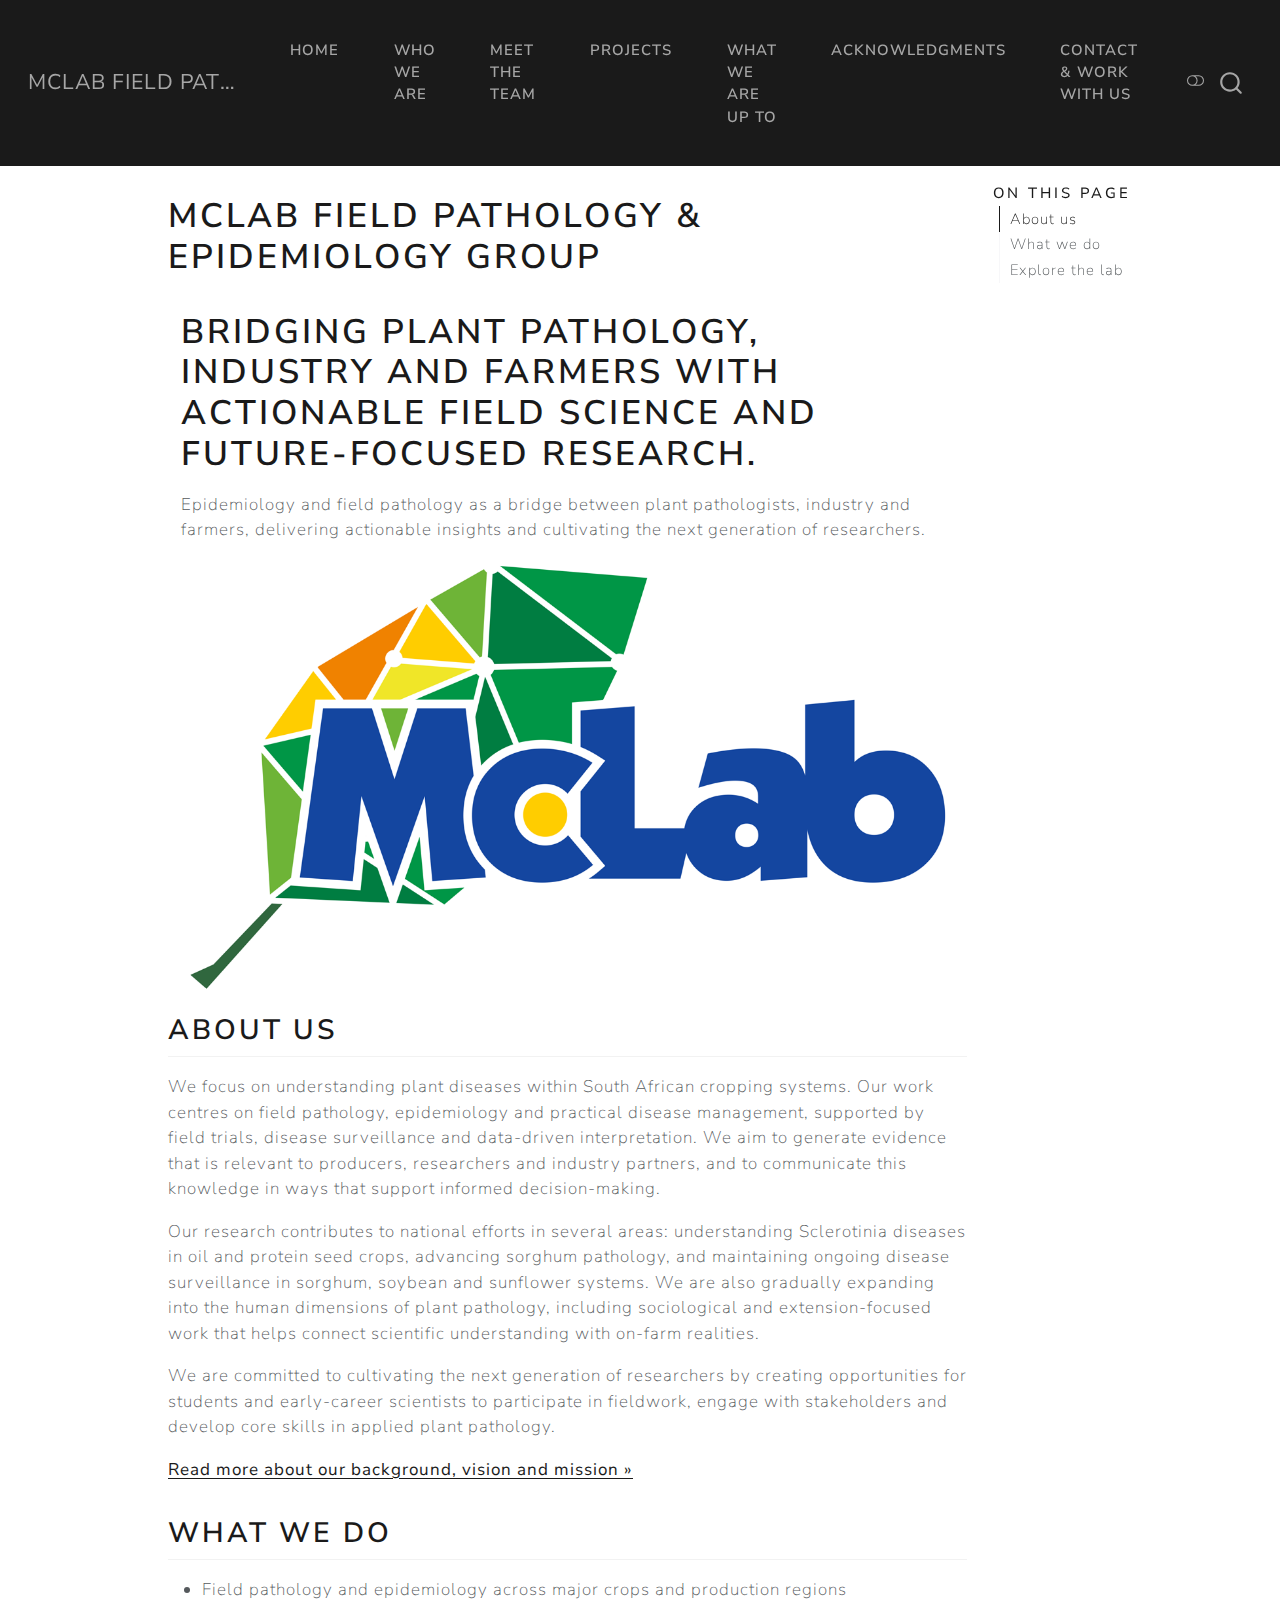
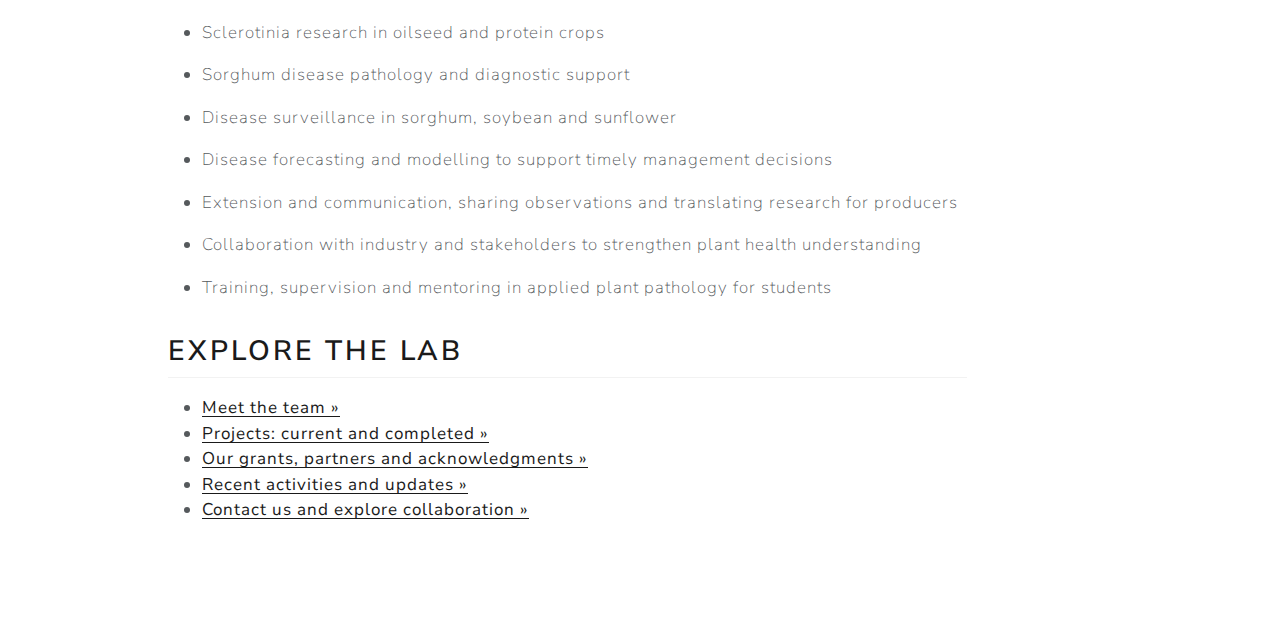
<file: docs/index.html>
<!DOCTYPE html>
<html xmlns="http://www.w3.org/1999/xhtml" lang="en" xml:lang="en"><head>

<meta charset="utf-8">
<meta name="generator" content="quarto-1.8.26">

<meta name="viewport" content="width=device-width, initial-scale=1.0, user-scalable=yes">


<title>McLab Field Pathology &amp; Epidemiology Group</title>
<style>
code{white-space: pre-wrap;}
span.smallcaps{font-variant: small-caps;}
div.columns{display: flex; gap: min(4vw, 1.5em);}
div.column{flex: auto; overflow-x: auto;}
div.hanging-indent{margin-left: 1.5em; text-indent: -1.5em;}
ul.task-list{list-style: none;}
ul.task-list li input[type="checkbox"] {
  width: 0.8em;
  margin: 0 0.8em 0.2em -1em; /* quarto-specific, see https://github.com/quarto-dev/quarto-cli/issues/4556 */ 
  vertical-align: middle;
}
</style>


<script src="site_libs/quarto-nav/quarto-nav.js"></script>
<script src="site_libs/quarto-nav/headroom.min.js"></script>
<script src="site_libs/clipboard/clipboard.min.js"></script>
<script src="site_libs/quarto-search/autocomplete.umd.js"></script>
<script src="site_libs/quarto-search/fuse.min.js"></script>
<script src="site_libs/quarto-search/quarto-search.js"></script>
<meta name="quarto:offset" content="./">
<script src="site_libs/quarto-html/quarto.js" type="module"></script>
<script src="site_libs/quarto-html/tabsets/tabsets.js" type="module"></script>
<script src="site_libs/quarto-html/axe/axe-check.js" type="module"></script>
<script src="site_libs/quarto-html/popper.min.js"></script>
<script src="site_libs/quarto-html/tippy.umd.min.js"></script>
<script src="site_libs/quarto-html/anchor.min.js"></script>
<link href="site_libs/quarto-html/tippy.css" rel="stylesheet">
<link href="site_libs/quarto-html/quarto-syntax-highlighting-587c61ba64f3a5504c4d52d930310e48.css" rel="stylesheet" class="quarto-color-scheme" id="quarto-text-highlighting-styles">
<link href="site_libs/quarto-html/quarto-syntax-highlighting-dark-b758ccaa5987ceb1b75504551e579abf.css" rel="stylesheet" class="quarto-color-scheme quarto-color-alternate" id="quarto-text-highlighting-styles">
<link href="site_libs/quarto-html/quarto-syntax-highlighting-587c61ba64f3a5504c4d52d930310e48.css" rel="stylesheet" class="quarto-color-scheme-extra" id="quarto-text-highlighting-styles">
<script src="site_libs/bootstrap/bootstrap.min.js"></script>
<link href="site_libs/bootstrap/bootstrap-icons.css" rel="stylesheet">
<link href="site_libs/bootstrap/bootstrap-cc1d64809b8ed731f92ea1275fe9f05b.min.css" rel="stylesheet" append-hash="true" class="quarto-color-scheme" id="quarto-bootstrap" data-mode="light">
<link href="site_libs/bootstrap/bootstrap-dark-24772959a0e306aba8d7698078628ce7.min.css" rel="stylesheet" append-hash="true" class="quarto-color-scheme quarto-color-alternate" id="quarto-bootstrap" data-mode="dark">
<link href="site_libs/bootstrap/bootstrap-cc1d64809b8ed731f92ea1275fe9f05b.min.css" rel="stylesheet" append-hash="true" class="quarto-color-scheme-extra" id="quarto-bootstrap" data-mode="light">
<script id="quarto-search-options" type="application/json">{
  "location": "navbar",
  "copy-button": false,
  "collapse-after": 3,
  "panel-placement": "end",
  "type": "overlay",
  "limit": 50,
  "keyboard-shortcut": [
    "f",
    "/",
    "s"
  ],
  "show-item-context": false,
  "language": {
    "search-no-results-text": "No results",
    "search-matching-documents-text": "matching documents",
    "search-copy-link-title": "Copy link to search",
    "search-hide-matches-text": "Hide additional matches",
    "search-more-match-text": "more match in this document",
    "search-more-matches-text": "more matches in this document",
    "search-clear-button-title": "Clear",
    "search-text-placeholder": "",
    "search-detached-cancel-button-title": "Cancel",
    "search-submit-button-title": "Submit",
    "search-label": "Search"
  }
}</script>


</head>

<body class="nav-fixed quarto-light"><script id="quarto-html-before-body" type="application/javascript">
    const toggleBodyColorMode = (bsSheetEl) => {
      const mode = bsSheetEl.getAttribute("data-mode");
      const bodyEl = window.document.querySelector("body");
      if (mode === "dark") {
        bodyEl.classList.add("quarto-dark");
        bodyEl.classList.remove("quarto-light");
      } else {
        bodyEl.classList.add("quarto-light");
        bodyEl.classList.remove("quarto-dark");
      }
    }
    const toggleBodyColorPrimary = () => {
      const bsSheetEl = window.document.querySelector("link#quarto-bootstrap:not([rel=disabled-stylesheet])");
      if (bsSheetEl) {
        toggleBodyColorMode(bsSheetEl);
      }
    }
    const setColorSchemeToggle = (alternate) => {
      const toggles = window.document.querySelectorAll('.quarto-color-scheme-toggle');
      for (let i=0; i < toggles.length; i++) {
        const toggle = toggles[i];
        if (toggle) {
          if (alternate) {
            toggle.classList.add("alternate");
          } else {
            toggle.classList.remove("alternate");
          }
        }
      }
    };
    const toggleColorMode = (alternate) => {
      // Switch the stylesheets
      const primaryStylesheets = window.document.querySelectorAll('link.quarto-color-scheme:not(.quarto-color-alternate)');
      const alternateStylesheets = window.document.querySelectorAll('link.quarto-color-scheme.quarto-color-alternate');
      manageTransitions('#quarto-margin-sidebar .nav-link', false);
      if (alternate) {
        // note: dark is layered on light, we don't disable primary!
        enableStylesheet(alternateStylesheets);
        for (const sheetNode of alternateStylesheets) {
          if (sheetNode.id === "quarto-bootstrap") {
            toggleBodyColorMode(sheetNode);
          }
        }
      } else {
        disableStylesheet(alternateStylesheets);
        enableStylesheet(primaryStylesheets)
        toggleBodyColorPrimary();
      }
      manageTransitions('#quarto-margin-sidebar .nav-link', true);
      // Switch the toggles
      setColorSchemeToggle(alternate)
      // Hack to workaround the fact that safari doesn't
      // properly recolor the scrollbar when toggling (#1455)
      if (navigator.userAgent.indexOf('Safari') > 0 && navigator.userAgent.indexOf('Chrome') == -1) {
        manageTransitions("body", false);
        window.scrollTo(0, 1);
        setTimeout(() => {
          window.scrollTo(0, 0);
          manageTransitions("body", true);
        }, 40);
      }
    }
    const disableStylesheet = (stylesheets) => {
      for (let i=0; i < stylesheets.length; i++) {
        const stylesheet = stylesheets[i];
        stylesheet.rel = 'disabled-stylesheet';
      }
    }
    const enableStylesheet = (stylesheets) => {
      for (let i=0; i < stylesheets.length; i++) {
        const stylesheet = stylesheets[i];
        if(stylesheet.rel !== 'stylesheet') { // for Chrome, which will still FOUC without this check
          stylesheet.rel = 'stylesheet';
        }
      }
    }
    const manageTransitions = (selector, allowTransitions) => {
      const els = window.document.querySelectorAll(selector);
      for (let i=0; i < els.length; i++) {
        const el = els[i];
        if (allowTransitions) {
          el.classList.remove('notransition');
        } else {
          el.classList.add('notransition');
        }
      }
    }
    const isFileUrl = () => {
      return window.location.protocol === 'file:';
    }
    const hasAlternateSentinel = () => {
      let styleSentinel = getColorSchemeSentinel();
      if (styleSentinel !== null) {
        return styleSentinel === "alternate";
      } else {
        return false;
      }
    }
    const setStyleSentinel = (alternate) => {
      const value = alternate ? "alternate" : "default";
      if (!isFileUrl()) {
        window.localStorage.setItem("quarto-color-scheme", value);
      } else {
        localAlternateSentinel = value;
      }
    }
    const getColorSchemeSentinel = () => {
      if (!isFileUrl()) {
        const storageValue = window.localStorage.getItem("quarto-color-scheme");
        return storageValue != null ? storageValue : localAlternateSentinel;
      } else {
        return localAlternateSentinel;
      }
    }
    const toggleGiscusIfUsed = (isAlternate, darkModeDefault) => {
      const baseTheme = document.querySelector('#giscus-base-theme')?.value ?? 'light';
      const alternateTheme = document.querySelector('#giscus-alt-theme')?.value ?? 'dark';
      let newTheme = '';
      if(authorPrefersDark) {
        newTheme = isAlternate ? baseTheme : alternateTheme;
      } else {
        newTheme = isAlternate ? alternateTheme : baseTheme;
      }
      const changeGiscusTheme = () => {
        // From: https://github.com/giscus/giscus/issues/336
        const sendMessage = (message) => {
          const iframe = document.querySelector('iframe.giscus-frame');
          if (!iframe) return;
          iframe.contentWindow.postMessage({ giscus: message }, 'https://giscus.app');
        }
        sendMessage({
          setConfig: {
            theme: newTheme
          }
        });
      }
      const isGiscussLoaded = window.document.querySelector('iframe.giscus-frame') !== null;
      if (isGiscussLoaded) {
        changeGiscusTheme();
      }
    };
    const authorPrefersDark = false;
    const darkModeDefault = authorPrefersDark;
      document.querySelector('link#quarto-text-highlighting-styles.quarto-color-scheme-extra').rel = 'disabled-stylesheet';
      document.querySelector('link#quarto-bootstrap.quarto-color-scheme-extra').rel = 'disabled-stylesheet';
    let localAlternateSentinel = darkModeDefault ? 'alternate' : 'default';
    // Dark / light mode switch
    window.quartoToggleColorScheme = () => {
      // Read the current dark / light value
      let toAlternate = !hasAlternateSentinel();
      toggleColorMode(toAlternate);
      setStyleSentinel(toAlternate);
      toggleGiscusIfUsed(toAlternate, darkModeDefault);
      window.dispatchEvent(new Event('resize'));
    };
    // Switch to dark mode if need be
    if (hasAlternateSentinel()) {
      toggleColorMode(true);
    } else {
      toggleColorMode(false);
    }
  </script>

<div id="quarto-search-results"></div>
  <header id="quarto-header" class="headroom fixed-top">
    <nav class="navbar navbar-expand-lg " data-bs-theme="dark">
      <div class="navbar-container container-fluid">
      <div class="navbar-brand-container mx-auto">
    <a class="navbar-brand" href="./index.html">
    <span class="navbar-title">McLab Field Pathology &amp; Epidemiology Group</span>
    </a>
  </div>
            <div id="quarto-search" class="" title="Search"></div>
          <button class="navbar-toggler" type="button" data-bs-toggle="collapse" data-bs-target="#navbarCollapse" aria-controls="navbarCollapse" role="menu" aria-expanded="false" aria-label="Toggle navigation" onclick="if (window.quartoToggleHeadroom) { window.quartoToggleHeadroom(); }">
  <span class="navbar-toggler-icon"></span>
</button>
          <div class="collapse navbar-collapse" id="navbarCollapse">
            <ul class="navbar-nav navbar-nav-scroll me-auto">
  <li class="nav-item">
    <a class="nav-link active" href="./index.html" aria-current="page"> 
<span class="menu-text">Home</span></a>
  </li>  
  <li class="nav-item">
    <a class="nav-link" href="./about.html"> 
<span class="menu-text">Who We Are</span></a>
  </li>  
  <li class="nav-item">
    <a class="nav-link" href="./team.html"> 
<span class="menu-text">Meet the Team</span></a>
  </li>  
  <li class="nav-item">
    <a class="nav-link" href="./projects.html"> 
<span class="menu-text">Projects</span></a>
  </li>  
  <li class="nav-item">
    <a class="nav-link" href="./updates.html"> 
<span class="menu-text">What We Are Up To</span></a>
  </li>  
  <li class="nav-item">
    <a class="nav-link" href="./acknowledgments.html"> 
<span class="menu-text">Acknowledgments</span></a>
  </li>  
  <li class="nav-item">
    <a class="nav-link" href="./contact.html"> 
<span class="menu-text">Contact &amp; Work With Us</span></a>
  </li>  
</ul>
          </div> <!-- /navcollapse -->
            <div class="quarto-navbar-tools">
  <a href="" class="quarto-color-scheme-toggle quarto-navigation-tool  px-1" onclick="window.quartoToggleColorScheme(); return false;" title="Toggle dark mode"><i class="bi"></i></a>
</div>
      </div> <!-- /container-fluid -->
    </nav>
</header>
<!-- content -->
<div id="quarto-content" class="quarto-container page-columns page-rows-contents page-layout-article page-navbar">
<!-- sidebar -->
<!-- margin-sidebar -->
    <div id="quarto-margin-sidebar" class="sidebar margin-sidebar">
        <nav id="TOC" role="doc-toc" class="toc-active">
    <h2 id="toc-title">On this page</h2>
   
  <ul>
  <li><a href="#about-us" id="toc-about-us" class="nav-link active" data-scroll-target="#about-us">About us</a></li>
  <li><a href="#what-we-do" id="toc-what-we-do" class="nav-link" data-scroll-target="#what-we-do">What we do</a></li>
  <li><a href="#explore-the-lab" id="toc-explore-the-lab" class="nav-link" data-scroll-target="#explore-the-lab">Explore the lab</a></li>
  </ul>
</nav>
    </div>
<!-- main -->
<main class="content" id="quarto-document-content">


<header id="title-block-header" class="quarto-title-block default">
<div class="quarto-title">
<h1 class="title">McLab Field Pathology &amp; Epidemiology Group</h1>
</div>



<div class="quarto-title-meta">

    
  
    
  </div>
  


</header>


<div class="hero-section">
<div class="container">
<div class="row align-items-center">
<div class="col-md-8">
<h1 class="hero-title">
<p>Bridging plant pathology, industry and farmers with actionable field science and future-focused research.</p>
</h1>
<p class="hero-subtitle">
</p><p>Epidemiology and field pathology as a bridge between plant pathologists, industry and farmers, delivering actionable insights and cultivating the next generation of researchers.</p>
<p></p>
</div>
<div class="col-md-4 text-md-end text-center">
<p><img src="images/mclab-logo.png" class="hero-logo img-fluid"></p>
</div>
</div>
</div>
</div>
<section id="about-us" class="level2">
<h2 class="anchored" data-anchor-id="about-us">About us</h2>
<p>We focus on understanding plant diseases within South African cropping systems. Our work centres on field pathology, epidemiology and practical disease management, supported by field trials, disease surveillance and data-driven interpretation. We aim to generate evidence that is relevant to producers, researchers and industry partners, and to communicate this knowledge in ways that support informed decision-making.</p>
<p>Our research contributes to national efforts in several areas: understanding Sclerotinia diseases in oil and protein seed crops, advancing sorghum pathology, and maintaining ongoing disease surveillance in sorghum, soybean and sunflower systems. We are also gradually expanding into the human dimensions of plant pathology, including sociological and extension-focused work that helps connect scientific understanding with on-farm realities.</p>
<p>We are committed to cultivating the next generation of researchers by creating opportunities for students and early-career scientists to participate in fieldwork, engage with stakeholders and develop core skills in applied plant pathology.</p>
<p><a href="./about.html">Read more about our background, vision and mission »</a></p>
</section>
<section id="what-we-do" class="level2">
<h2 class="anchored" data-anchor-id="what-we-do">What we do</h2>
<ul>
<li><p>Field pathology and epidemiology across major crops and production regions</p></li>
<li><p>Sclerotinia research in oilseed and protein crops</p></li>
<li><p>Sorghum disease pathology and diagnostic support</p></li>
<li><p>Disease surveillance in sorghum, soybean and sunflower</p></li>
<li><p>Disease forecasting and modelling to support timely management decisions</p></li>
<li><p>Extension and communication, sharing observations and translating research for producers</p></li>
<li><p>Collaboration with industry and stakeholders to strengthen plant health understanding</p></li>
<li><p>Training, supervision and mentoring in applied plant pathology for students</p></li>
</ul>
</section>
<section id="explore-the-lab" class="level2">
<h2 class="anchored" data-anchor-id="explore-the-lab">Explore the lab</h2>
<ul>
<li><a href="./team.html">Meet the team »</a><br>
</li>
<li><a href="./projects.html">Projects: current and completed »</a><br>
</li>
<li><a href="./acknowledgments.html">Our grants, partners and acknowledgments »</a><br>
</li>
<li><a href="./updates.html">Recent activities and updates »</a><br>
</li>
<li><a href="./contact.html">Contact us and explore collaboration »</a></li>
</ul>


</section>

</main> <!-- /main -->
<script id="quarto-html-after-body" type="application/javascript">
  window.document.addEventListener("DOMContentLoaded", function (event) {
    // Ensure there is a toggle, if there isn't float one in the top right
    if (window.document.querySelector('.quarto-color-scheme-toggle') === null) {
      const a = window.document.createElement('a');
      a.classList.add('top-right');
      a.classList.add('quarto-color-scheme-toggle');
      a.href = "";
      a.onclick = function() { try { window.quartoToggleColorScheme(); } catch {} return false; };
      const i = window.document.createElement("i");
      i.classList.add('bi');
      a.appendChild(i);
      window.document.body.appendChild(a);
    }
    setColorSchemeToggle(hasAlternateSentinel())
    const icon = "";
    const anchorJS = new window.AnchorJS();
    anchorJS.options = {
      placement: 'right',
      icon: icon
    };
    anchorJS.add('.anchored');
    const isCodeAnnotation = (el) => {
      for (const clz of el.classList) {
        if (clz.startsWith('code-annotation-')) {                     
          return true;
        }
      }
      return false;
    }
    const onCopySuccess = function(e) {
      // button target
      const button = e.trigger;
      // don't keep focus
      button.blur();
      // flash "checked"
      button.classList.add('code-copy-button-checked');
      var currentTitle = button.getAttribute("title");
      button.setAttribute("title", "Copied!");
      let tooltip;
      if (window.bootstrap) {
        button.setAttribute("data-bs-toggle", "tooltip");
        button.setAttribute("data-bs-placement", "left");
        button.setAttribute("data-bs-title", "Copied!");
        tooltip = new bootstrap.Tooltip(button, 
          { trigger: "manual", 
            customClass: "code-copy-button-tooltip",
            offset: [0, -8]});
        tooltip.show();    
      }
      setTimeout(function() {
        if (tooltip) {
          tooltip.hide();
          button.removeAttribute("data-bs-title");
          button.removeAttribute("data-bs-toggle");
          button.removeAttribute("data-bs-placement");
        }
        button.setAttribute("title", currentTitle);
        button.classList.remove('code-copy-button-checked');
      }, 1000);
      // clear code selection
      e.clearSelection();
    }
    const getTextToCopy = function(trigger) {
      const outerScaffold = trigger.parentElement.cloneNode(true);
      const codeEl = outerScaffold.querySelector('code');
      for (const childEl of codeEl.children) {
        if (isCodeAnnotation(childEl)) {
          childEl.remove();
        }
      }
      return codeEl.innerText;
    }
    const clipboard = new window.ClipboardJS('.code-copy-button:not([data-in-quarto-modal])', {
      text: getTextToCopy
    });
    clipboard.on('success', onCopySuccess);
    if (window.document.getElementById('quarto-embedded-source-code-modal')) {
      const clipboardModal = new window.ClipboardJS('.code-copy-button[data-in-quarto-modal]', {
        text: getTextToCopy,
        container: window.document.getElementById('quarto-embedded-source-code-modal')
      });
      clipboardModal.on('success', onCopySuccess);
    }
      var localhostRegex = new RegExp(/^(?:http|https):\/\/localhost\:?[0-9]*\//);
      var mailtoRegex = new RegExp(/^mailto:/);
        var filterRegex = new RegExp("https:\/\/mclab-plant-pathology\.co\.za");
      var isInternal = (href) => {
          return filterRegex.test(href) || localhostRegex.test(href) || mailtoRegex.test(href);
      }
      // Inspect non-navigation links and adorn them if external
     var links = window.document.querySelectorAll('a[href]:not(.nav-link):not(.navbar-brand):not(.toc-action):not(.sidebar-link):not(.sidebar-item-toggle):not(.pagination-link):not(.no-external):not([aria-hidden]):not(.dropdown-item):not(.quarto-navigation-tool):not(.about-link)');
      for (var i=0; i<links.length; i++) {
        const link = links[i];
        if (!isInternal(link.href)) {
          // undo the damage that might have been done by quarto-nav.js in the case of
          // links that we want to consider external
          if (link.dataset.originalHref !== undefined) {
            link.href = link.dataset.originalHref;
          }
        }
      }
    function tippyHover(el, contentFn, onTriggerFn, onUntriggerFn) {
      const config = {
        allowHTML: true,
        maxWidth: 500,
        delay: 100,
        arrow: false,
        appendTo: function(el) {
            return el.parentElement;
        },
        interactive: true,
        interactiveBorder: 10,
        theme: 'quarto',
        placement: 'bottom-start',
      };
      if (contentFn) {
        config.content = contentFn;
      }
      if (onTriggerFn) {
        config.onTrigger = onTriggerFn;
      }
      if (onUntriggerFn) {
        config.onUntrigger = onUntriggerFn;
      }
      window.tippy(el, config); 
    }
    const noterefs = window.document.querySelectorAll('a[role="doc-noteref"]');
    for (var i=0; i<noterefs.length; i++) {
      const ref = noterefs[i];
      tippyHover(ref, function() {
        // use id or data attribute instead here
        let href = ref.getAttribute('data-footnote-href') || ref.getAttribute('href');
        try { href = new URL(href).hash; } catch {}
        const id = href.replace(/^#\/?/, "");
        const note = window.document.getElementById(id);
        if (note) {
          return note.innerHTML;
        } else {
          return "";
        }
      });
    }
    const xrefs = window.document.querySelectorAll('a.quarto-xref');
    const processXRef = (id, note) => {
      // Strip column container classes
      const stripColumnClz = (el) => {
        el.classList.remove("page-full", "page-columns");
        if (el.children) {
          for (const child of el.children) {
            stripColumnClz(child);
          }
        }
      }
      stripColumnClz(note)
      if (id === null || id.startsWith('sec-')) {
        // Special case sections, only their first couple elements
        const container = document.createElement("div");
        if (note.children && note.children.length > 2) {
          container.appendChild(note.children[0].cloneNode(true));
          for (let i = 1; i < note.children.length; i++) {
            const child = note.children[i];
            if (child.tagName === "P" && child.innerText === "") {
              continue;
            } else {
              container.appendChild(child.cloneNode(true));
              break;
            }
          }
          if (window.Quarto?.typesetMath) {
            window.Quarto.typesetMath(container);
          }
          return container.innerHTML
        } else {
          if (window.Quarto?.typesetMath) {
            window.Quarto.typesetMath(note);
          }
          return note.innerHTML;
        }
      } else {
        // Remove any anchor links if they are present
        const anchorLink = note.querySelector('a.anchorjs-link');
        if (anchorLink) {
          anchorLink.remove();
        }
        if (window.Quarto?.typesetMath) {
          window.Quarto.typesetMath(note);
        }
        if (note.classList.contains("callout")) {
          return note.outerHTML;
        } else {
          return note.innerHTML;
        }
      }
    }
    for (var i=0; i<xrefs.length; i++) {
      const xref = xrefs[i];
      tippyHover(xref, undefined, function(instance) {
        instance.disable();
        let url = xref.getAttribute('href');
        let hash = undefined; 
        if (url.startsWith('#')) {
          hash = url;
        } else {
          try { hash = new URL(url).hash; } catch {}
        }
        if (hash) {
          const id = hash.replace(/^#\/?/, "");
          const note = window.document.getElementById(id);
          if (note !== null) {
            try {
              const html = processXRef(id, note.cloneNode(true));
              instance.setContent(html);
            } finally {
              instance.enable();
              instance.show();
            }
          } else {
            // See if we can fetch this
            fetch(url.split('#')[0])
            .then(res => res.text())
            .then(html => {
              const parser = new DOMParser();
              const htmlDoc = parser.parseFromString(html, "text/html");
              const note = htmlDoc.getElementById(id);
              if (note !== null) {
                const html = processXRef(id, note);
                instance.setContent(html);
              } 
            }).finally(() => {
              instance.enable();
              instance.show();
            });
          }
        } else {
          // See if we can fetch a full url (with no hash to target)
          // This is a special case and we should probably do some content thinning / targeting
          fetch(url)
          .then(res => res.text())
          .then(html => {
            const parser = new DOMParser();
            const htmlDoc = parser.parseFromString(html, "text/html");
            const note = htmlDoc.querySelector('main.content');
            if (note !== null) {
              // This should only happen for chapter cross references
              // (since there is no id in the URL)
              // remove the first header
              if (note.children.length > 0 && note.children[0].tagName === "HEADER") {
                note.children[0].remove();
              }
              const html = processXRef(null, note);
              instance.setContent(html);
            } 
          }).finally(() => {
            instance.enable();
            instance.show();
          });
        }
      }, function(instance) {
      });
    }
        let selectedAnnoteEl;
        const selectorForAnnotation = ( cell, annotation) => {
          let cellAttr = 'data-code-cell="' + cell + '"';
          let lineAttr = 'data-code-annotation="' +  annotation + '"';
          const selector = 'span[' + cellAttr + '][' + lineAttr + ']';
          return selector;
        }
        const selectCodeLines = (annoteEl) => {
          const doc = window.document;
          const targetCell = annoteEl.getAttribute("data-target-cell");
          const targetAnnotation = annoteEl.getAttribute("data-target-annotation");
          const annoteSpan = window.document.querySelector(selectorForAnnotation(targetCell, targetAnnotation));
          const lines = annoteSpan.getAttribute("data-code-lines").split(",");
          const lineIds = lines.map((line) => {
            return targetCell + "-" + line;
          })
          let top = null;
          let height = null;
          let parent = null;
          if (lineIds.length > 0) {
              //compute the position of the single el (top and bottom and make a div)
              const el = window.document.getElementById(lineIds[0]);
              top = el.offsetTop;
              height = el.offsetHeight;
              parent = el.parentElement.parentElement;
            if (lineIds.length > 1) {
              const lastEl = window.document.getElementById(lineIds[lineIds.length - 1]);
              const bottom = lastEl.offsetTop + lastEl.offsetHeight;
              height = bottom - top;
            }
            if (top !== null && height !== null && parent !== null) {
              // cook up a div (if necessary) and position it 
              let div = window.document.getElementById("code-annotation-line-highlight");
              if (div === null) {
                div = window.document.createElement("div");
                div.setAttribute("id", "code-annotation-line-highlight");
                div.style.position = 'absolute';
                parent.appendChild(div);
              }
              div.style.top = top - 2 + "px";
              div.style.height = height + 4 + "px";
              div.style.left = 0;
              let gutterDiv = window.document.getElementById("code-annotation-line-highlight-gutter");
              if (gutterDiv === null) {
                gutterDiv = window.document.createElement("div");
                gutterDiv.setAttribute("id", "code-annotation-line-highlight-gutter");
                gutterDiv.style.position = 'absolute';
                const codeCell = window.document.getElementById(targetCell);
                const gutter = codeCell.querySelector('.code-annotation-gutter');
                gutter.appendChild(gutterDiv);
              }
              gutterDiv.style.top = top - 2 + "px";
              gutterDiv.style.height = height + 4 + "px";
            }
            selectedAnnoteEl = annoteEl;
          }
        };
        const unselectCodeLines = () => {
          const elementsIds = ["code-annotation-line-highlight", "code-annotation-line-highlight-gutter"];
          elementsIds.forEach((elId) => {
            const div = window.document.getElementById(elId);
            if (div) {
              div.remove();
            }
          });
          selectedAnnoteEl = undefined;
        };
          // Handle positioning of the toggle
      window.addEventListener(
        "resize",
        throttle(() => {
          elRect = undefined;
          if (selectedAnnoteEl) {
            selectCodeLines(selectedAnnoteEl);
          }
        }, 10)
      );
      function throttle(fn, ms) {
      let throttle = false;
      let timer;
        return (...args) => {
          if(!throttle) { // first call gets through
              fn.apply(this, args);
              throttle = true;
          } else { // all the others get throttled
              if(timer) clearTimeout(timer); // cancel #2
              timer = setTimeout(() => {
                fn.apply(this, args);
                timer = throttle = false;
              }, ms);
          }
        };
      }
        // Attach click handler to the DT
        const annoteDls = window.document.querySelectorAll('dt[data-target-cell]');
        for (const annoteDlNode of annoteDls) {
          annoteDlNode.addEventListener('click', (event) => {
            const clickedEl = event.target;
            if (clickedEl !== selectedAnnoteEl) {
              unselectCodeLines();
              const activeEl = window.document.querySelector('dt[data-target-cell].code-annotation-active');
              if (activeEl) {
                activeEl.classList.remove('code-annotation-active');
              }
              selectCodeLines(clickedEl);
              clickedEl.classList.add('code-annotation-active');
            } else {
              // Unselect the line
              unselectCodeLines();
              clickedEl.classList.remove('code-annotation-active');
            }
          });
        }
    const findCites = (el) => {
      const parentEl = el.parentElement;
      if (parentEl) {
        const cites = parentEl.dataset.cites;
        if (cites) {
          return {
            el,
            cites: cites.split(' ')
          };
        } else {
          return findCites(el.parentElement)
        }
      } else {
        return undefined;
      }
    };
    var bibliorefs = window.document.querySelectorAll('a[role="doc-biblioref"]');
    for (var i=0; i<bibliorefs.length; i++) {
      const ref = bibliorefs[i];
      const citeInfo = findCites(ref);
      if (citeInfo) {
        tippyHover(citeInfo.el, function() {
          var popup = window.document.createElement('div');
          citeInfo.cites.forEach(function(cite) {
            var citeDiv = window.document.createElement('div');
            citeDiv.classList.add('hanging-indent');
            citeDiv.classList.add('csl-entry');
            var biblioDiv = window.document.getElementById('ref-' + cite);
            if (biblioDiv) {
              citeDiv.innerHTML = biblioDiv.innerHTML;
            }
            popup.appendChild(citeDiv);
          });
          return popup.innerHTML;
        });
      }
    }
  });
  </script>
</div> <!-- /content -->




</body></html>
</file>
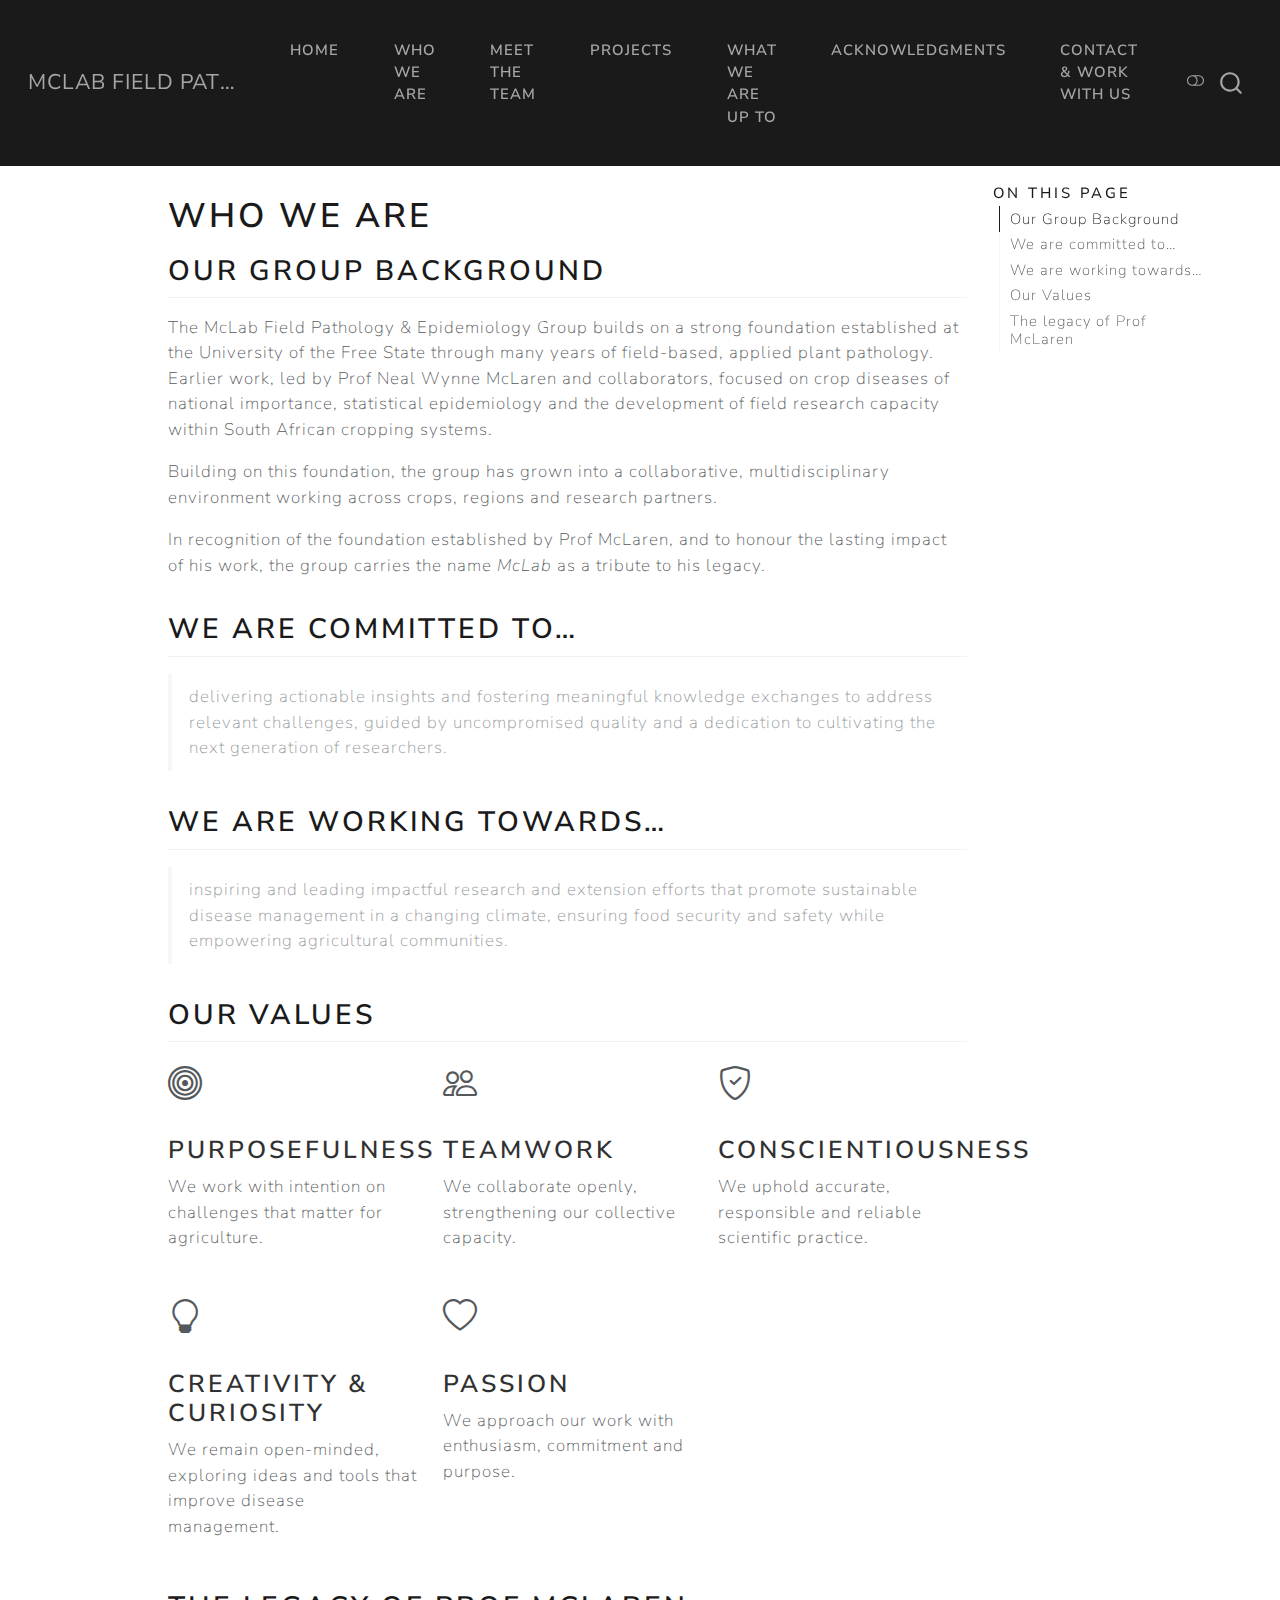
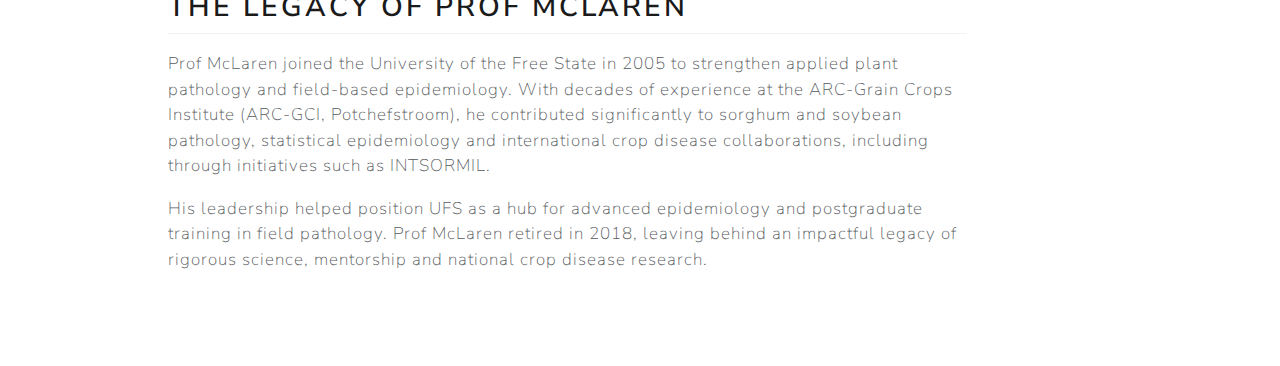
<file: docs/about.html>
<!DOCTYPE html>
<html xmlns="http://www.w3.org/1999/xhtml" lang="en" xml:lang="en"><head>

<meta charset="utf-8">
<meta name="generator" content="quarto-1.8.26">

<meta name="viewport" content="width=device-width, initial-scale=1.0, user-scalable=yes">


<title>Who We Are – McLab Field Pathology &amp; Epidemiology Group</title>
<style>
code{white-space: pre-wrap;}
span.smallcaps{font-variant: small-caps;}
div.columns{display: flex; gap: min(4vw, 1.5em);}
div.column{flex: auto; overflow-x: auto;}
div.hanging-indent{margin-left: 1.5em; text-indent: -1.5em;}
ul.task-list{list-style: none;}
ul.task-list li input[type="checkbox"] {
  width: 0.8em;
  margin: 0 0.8em 0.2em -1em; /* quarto-specific, see https://github.com/quarto-dev/quarto-cli/issues/4556 */ 
  vertical-align: middle;
}
</style>


<script src="site_libs/quarto-nav/quarto-nav.js"></script>
<script src="site_libs/quarto-nav/headroom.min.js"></script>
<script src="site_libs/clipboard/clipboard.min.js"></script>
<script src="site_libs/quarto-search/autocomplete.umd.js"></script>
<script src="site_libs/quarto-search/fuse.min.js"></script>
<script src="site_libs/quarto-search/quarto-search.js"></script>
<meta name="quarto:offset" content="./">
<script src="site_libs/quarto-html/quarto.js" type="module"></script>
<script src="site_libs/quarto-html/tabsets/tabsets.js" type="module"></script>
<script src="site_libs/quarto-html/axe/axe-check.js" type="module"></script>
<script src="site_libs/quarto-html/popper.min.js"></script>
<script src="site_libs/quarto-html/tippy.umd.min.js"></script>
<script src="site_libs/quarto-html/anchor.min.js"></script>
<link href="site_libs/quarto-html/tippy.css" rel="stylesheet">
<link href="site_libs/quarto-html/quarto-syntax-highlighting-587c61ba64f3a5504c4d52d930310e48.css" rel="stylesheet" class="quarto-color-scheme" id="quarto-text-highlighting-styles">
<link href="site_libs/quarto-html/quarto-syntax-highlighting-dark-b758ccaa5987ceb1b75504551e579abf.css" rel="stylesheet" class="quarto-color-scheme quarto-color-alternate" id="quarto-text-highlighting-styles">
<link href="site_libs/quarto-html/quarto-syntax-highlighting-587c61ba64f3a5504c4d52d930310e48.css" rel="stylesheet" class="quarto-color-scheme-extra" id="quarto-text-highlighting-styles">
<script src="site_libs/bootstrap/bootstrap.min.js"></script>
<link href="site_libs/bootstrap/bootstrap-icons.css" rel="stylesheet">
<link href="site_libs/bootstrap/bootstrap-cc1d64809b8ed731f92ea1275fe9f05b.min.css" rel="stylesheet" append-hash="true" class="quarto-color-scheme" id="quarto-bootstrap" data-mode="light">
<link href="site_libs/bootstrap/bootstrap-dark-24772959a0e306aba8d7698078628ce7.min.css" rel="stylesheet" append-hash="true" class="quarto-color-scheme quarto-color-alternate" id="quarto-bootstrap" data-mode="dark">
<link href="site_libs/bootstrap/bootstrap-cc1d64809b8ed731f92ea1275fe9f05b.min.css" rel="stylesheet" append-hash="true" class="quarto-color-scheme-extra" id="quarto-bootstrap" data-mode="light">
<script id="quarto-search-options" type="application/json">{
  "location": "navbar",
  "copy-button": false,
  "collapse-after": 3,
  "panel-placement": "end",
  "type": "overlay",
  "limit": 50,
  "keyboard-shortcut": [
    "f",
    "/",
    "s"
  ],
  "show-item-context": false,
  "language": {
    "search-no-results-text": "No results",
    "search-matching-documents-text": "matching documents",
    "search-copy-link-title": "Copy link to search",
    "search-hide-matches-text": "Hide additional matches",
    "search-more-match-text": "more match in this document",
    "search-more-matches-text": "more matches in this document",
    "search-clear-button-title": "Clear",
    "search-text-placeholder": "",
    "search-detached-cancel-button-title": "Cancel",
    "search-submit-button-title": "Submit",
    "search-label": "Search"
  }
}</script>


<link rel="stylesheet" href="styles.qscss">
</head>

<body class="nav-fixed quarto-light"><script id="quarto-html-before-body" type="application/javascript">
    const toggleBodyColorMode = (bsSheetEl) => {
      const mode = bsSheetEl.getAttribute("data-mode");
      const bodyEl = window.document.querySelector("body");
      if (mode === "dark") {
        bodyEl.classList.add("quarto-dark");
        bodyEl.classList.remove("quarto-light");
      } else {
        bodyEl.classList.add("quarto-light");
        bodyEl.classList.remove("quarto-dark");
      }
    }
    const toggleBodyColorPrimary = () => {
      const bsSheetEl = window.document.querySelector("link#quarto-bootstrap:not([rel=disabled-stylesheet])");
      if (bsSheetEl) {
        toggleBodyColorMode(bsSheetEl);
      }
    }
    const setColorSchemeToggle = (alternate) => {
      const toggles = window.document.querySelectorAll('.quarto-color-scheme-toggle');
      for (let i=0; i < toggles.length; i++) {
        const toggle = toggles[i];
        if (toggle) {
          if (alternate) {
            toggle.classList.add("alternate");
          } else {
            toggle.classList.remove("alternate");
          }
        }
      }
    };
    const toggleColorMode = (alternate) => {
      // Switch the stylesheets
      const primaryStylesheets = window.document.querySelectorAll('link.quarto-color-scheme:not(.quarto-color-alternate)');
      const alternateStylesheets = window.document.querySelectorAll('link.quarto-color-scheme.quarto-color-alternate');
      manageTransitions('#quarto-margin-sidebar .nav-link', false);
      if (alternate) {
        // note: dark is layered on light, we don't disable primary!
        enableStylesheet(alternateStylesheets);
        for (const sheetNode of alternateStylesheets) {
          if (sheetNode.id === "quarto-bootstrap") {
            toggleBodyColorMode(sheetNode);
          }
        }
      } else {
        disableStylesheet(alternateStylesheets);
        enableStylesheet(primaryStylesheets)
        toggleBodyColorPrimary();
      }
      manageTransitions('#quarto-margin-sidebar .nav-link', true);
      // Switch the toggles
      setColorSchemeToggle(alternate)
      // Hack to workaround the fact that safari doesn't
      // properly recolor the scrollbar when toggling (#1455)
      if (navigator.userAgent.indexOf('Safari') > 0 && navigator.userAgent.indexOf('Chrome') == -1) {
        manageTransitions("body", false);
        window.scrollTo(0, 1);
        setTimeout(() => {
          window.scrollTo(0, 0);
          manageTransitions("body", true);
        }, 40);
      }
    }
    const disableStylesheet = (stylesheets) => {
      for (let i=0; i < stylesheets.length; i++) {
        const stylesheet = stylesheets[i];
        stylesheet.rel = 'disabled-stylesheet';
      }
    }
    const enableStylesheet = (stylesheets) => {
      for (let i=0; i < stylesheets.length; i++) {
        const stylesheet = stylesheets[i];
        if(stylesheet.rel !== 'stylesheet') { // for Chrome, which will still FOUC without this check
          stylesheet.rel = 'stylesheet';
        }
      }
    }
    const manageTransitions = (selector, allowTransitions) => {
      const els = window.document.querySelectorAll(selector);
      for (let i=0; i < els.length; i++) {
        const el = els[i];
        if (allowTransitions) {
          el.classList.remove('notransition');
        } else {
          el.classList.add('notransition');
        }
      }
    }
    const isFileUrl = () => {
      return window.location.protocol === 'file:';
    }
    const hasAlternateSentinel = () => {
      let styleSentinel = getColorSchemeSentinel();
      if (styleSentinel !== null) {
        return styleSentinel === "alternate";
      } else {
        return false;
      }
    }
    const setStyleSentinel = (alternate) => {
      const value = alternate ? "alternate" : "default";
      if (!isFileUrl()) {
        window.localStorage.setItem("quarto-color-scheme", value);
      } else {
        localAlternateSentinel = value;
      }
    }
    const getColorSchemeSentinel = () => {
      if (!isFileUrl()) {
        const storageValue = window.localStorage.getItem("quarto-color-scheme");
        return storageValue != null ? storageValue : localAlternateSentinel;
      } else {
        return localAlternateSentinel;
      }
    }
    const toggleGiscusIfUsed = (isAlternate, darkModeDefault) => {
      const baseTheme = document.querySelector('#giscus-base-theme')?.value ?? 'light';
      const alternateTheme = document.querySelector('#giscus-alt-theme')?.value ?? 'dark';
      let newTheme = '';
      if(authorPrefersDark) {
        newTheme = isAlternate ? baseTheme : alternateTheme;
      } else {
        newTheme = isAlternate ? alternateTheme : baseTheme;
      }
      const changeGiscusTheme = () => {
        // From: https://github.com/giscus/giscus/issues/336
        const sendMessage = (message) => {
          const iframe = document.querySelector('iframe.giscus-frame');
          if (!iframe) return;
          iframe.contentWindow.postMessage({ giscus: message }, 'https://giscus.app');
        }
        sendMessage({
          setConfig: {
            theme: newTheme
          }
        });
      }
      const isGiscussLoaded = window.document.querySelector('iframe.giscus-frame') !== null;
      if (isGiscussLoaded) {
        changeGiscusTheme();
      }
    };
    const authorPrefersDark = false;
    const darkModeDefault = authorPrefersDark;
      document.querySelector('link#quarto-text-highlighting-styles.quarto-color-scheme-extra').rel = 'disabled-stylesheet';
      document.querySelector('link#quarto-bootstrap.quarto-color-scheme-extra').rel = 'disabled-stylesheet';
    let localAlternateSentinel = darkModeDefault ? 'alternate' : 'default';
    // Dark / light mode switch
    window.quartoToggleColorScheme = () => {
      // Read the current dark / light value
      let toAlternate = !hasAlternateSentinel();
      toggleColorMode(toAlternate);
      setStyleSentinel(toAlternate);
      toggleGiscusIfUsed(toAlternate, darkModeDefault);
      window.dispatchEvent(new Event('resize'));
    };
    // Switch to dark mode if need be
    if (hasAlternateSentinel()) {
      toggleColorMode(true);
    } else {
      toggleColorMode(false);
    }
  </script>

<div id="quarto-search-results"></div>
  <header id="quarto-header" class="headroom fixed-top">
    <nav class="navbar navbar-expand-lg " data-bs-theme="dark">
      <div class="navbar-container container-fluid">
      <div class="navbar-brand-container mx-auto">
    <a class="navbar-brand" href="./index.html">
    <span class="navbar-title">McLab Field Pathology &amp; Epidemiology Group</span>
    </a>
  </div>
            <div id="quarto-search" class="" title="Search"></div>
          <button class="navbar-toggler" type="button" data-bs-toggle="collapse" data-bs-target="#navbarCollapse" aria-controls="navbarCollapse" role="menu" aria-expanded="false" aria-label="Toggle navigation" onclick="if (window.quartoToggleHeadroom) { window.quartoToggleHeadroom(); }">
  <span class="navbar-toggler-icon"></span>
</button>
          <div class="collapse navbar-collapse" id="navbarCollapse">
            <ul class="navbar-nav navbar-nav-scroll me-auto">
  <li class="nav-item">
    <a class="nav-link" href="./index.html"> 
<span class="menu-text">Home</span></a>
  </li>  
  <li class="nav-item">
    <a class="nav-link active" href="./about.html" aria-current="page"> 
<span class="menu-text">Who We Are</span></a>
  </li>  
  <li class="nav-item">
    <a class="nav-link" href="./team.html"> 
<span class="menu-text">Meet the Team</span></a>
  </li>  
  <li class="nav-item">
    <a class="nav-link" href="./projects.html"> 
<span class="menu-text">Projects</span></a>
  </li>  
  <li class="nav-item">
    <a class="nav-link" href="./updates.html"> 
<span class="menu-text">What We Are Up To</span></a>
  </li>  
  <li class="nav-item">
    <a class="nav-link" href="./acknowledgments.html"> 
<span class="menu-text">Acknowledgments</span></a>
  </li>  
  <li class="nav-item">
    <a class="nav-link" href="./contact.html"> 
<span class="menu-text">Contact &amp; Work With Us</span></a>
  </li>  
</ul>
          </div> <!-- /navcollapse -->
            <div class="quarto-navbar-tools">
  <a href="" class="quarto-color-scheme-toggle quarto-navigation-tool  px-1" onclick="window.quartoToggleColorScheme(); return false;" title="Toggle dark mode"><i class="bi"></i></a>
</div>
      </div> <!-- /container-fluid -->
    </nav>
</header>
<!-- content -->
<div id="quarto-content" class="quarto-container page-columns page-rows-contents page-layout-article page-navbar">
<!-- sidebar -->
<!-- margin-sidebar -->
    <div id="quarto-margin-sidebar" class="sidebar margin-sidebar">
        <nav id="TOC" role="doc-toc" class="toc-active">
    <h2 id="toc-title">On this page</h2>
   
  <ul>
  <li><a href="#our-group-background" id="toc-our-group-background" class="nav-link active" data-scroll-target="#our-group-background">Our Group Background</a></li>
  <li><a href="#we-are-committed-to" id="toc-we-are-committed-to" class="nav-link" data-scroll-target="#we-are-committed-to">We are committed to…</a></li>
  <li><a href="#we-are-working-towards" id="toc-we-are-working-towards" class="nav-link" data-scroll-target="#we-are-working-towards">We are working towards…</a></li>
  <li><a href="#our-values" id="toc-our-values" class="nav-link" data-scroll-target="#our-values">Our Values</a></li>
  <li><a href="#the-legacy-of-prof-mclaren" id="toc-the-legacy-of-prof-mclaren" class="nav-link" data-scroll-target="#the-legacy-of-prof-mclaren">The legacy of Prof McLaren</a></li>
  </ul>
</nav>
    </div>
<!-- main -->
<main class="content" id="quarto-document-content">


<header id="title-block-header" class="quarto-title-block default">
<div class="quarto-title">
<h1 class="title">Who We Are</h1>
</div>



<div class="quarto-title-meta">

    
  
    
  </div>
  


</header>


<section id="our-group-background" class="level2">
<h2 class="anchored" data-anchor-id="our-group-background">Our Group Background</h2>
<p>The McLab Field Pathology &amp; Epidemiology Group builds on a strong foundation established at the University of the Free State through many years of field-based, applied plant pathology. Earlier work, led by Prof Neal Wynne McLaren and collaborators, focused on crop diseases of national importance, statistical epidemiology and the development of field research capacity within South African cropping systems.</p>
<p>Building on this foundation, the group has grown into a collaborative, multidisciplinary environment working across crops, regions and research partners.</p>
<p>In recognition of the foundation established by Prof McLaren, and to honour the lasting impact of his work, the group carries the name <em>McLab</em> as a tribute to his legacy.</p>
</section>
<section id="we-are-committed-to" class="level2">
<h2 class="anchored" data-anchor-id="we-are-committed-to">We are committed to…</h2>
<blockquote class="blockquote">
<p>delivering actionable insights and fostering meaningful knowledge exchanges to address relevant challenges, guided by uncompromised quality and a dedication to cultivating the next generation of researchers.</p>
</blockquote>
</section>
<section id="we-are-working-towards" class="level2">
<h2 class="anchored" data-anchor-id="we-are-working-towards">We are working towards…</h2>
<blockquote class="blockquote">
<p>inspiring and leading impactful research and extension efforts that promote sustainable disease management in a changing climate, ensuring food security and safety while empowering agricultural communities.</p>
</blockquote>
</section>
<section id="our-values" class="level2">
<h2 class="anchored" data-anchor-id="our-values">Our Values</h2>
<div class="grid g-4">
<div class="g-col-6 g-col-md-4 value-card">
<p><i class="bi bi-bullseye" style="font-size:2rem;"></i></p>
<section id="purposefulness" class="level3">
<h3 class="anchored" data-anchor-id="purposefulness">Purposefulness</h3>
<p>We work with intention on challenges that matter for agriculture.</p>
</section>
</div>
<div class="g-col-6 g-col-md-4 value-card">
<p><i class="bi bi-people" style="font-size:2rem;"></i></p>
<section id="teamwork" class="level3">
<h3 class="anchored" data-anchor-id="teamwork">Teamwork</h3>
<p>We collaborate openly, strengthening our collective capacity.</p>
</section>
</div>
<div class="g-col-6 g-col-md-4 value-card">
<p><i class="bi bi-shield-check" style="font-size:2rem;"></i></p>
<section id="conscientiousness" class="level3">
<h3 class="anchored" data-anchor-id="conscientiousness">Conscientiousness</h3>
<p>We uphold accurate, responsible and reliable scientific practice.</p>
</section>
</div>
<div class="g-col-6 g-col-md-4 value-card">
<p><i class="bi bi-lightbulb" style="font-size:2rem;"></i></p>
<section id="creativity-curiosity" class="level3">
<h3 class="anchored" data-anchor-id="creativity-curiosity">Creativity &amp; Curiosity</h3>
<p>We remain open-minded, exploring ideas and tools that improve disease management.</p>
</section>
</div>
<div class="g-col-6 g-col-md-4 value-card">
<p><i class="bi bi-heart" style="font-size:2rem;"></i></p>
<section id="passion" class="level3">
<h3 class="anchored" data-anchor-id="passion">Passion</h3>
<p>We approach our work with enthusiasm, commitment and purpose.</p>
</section>
</div>
</div>
</section>
<section id="the-legacy-of-prof-mclaren" class="level2">
<h2 class="anchored" data-anchor-id="the-legacy-of-prof-mclaren">The legacy of Prof McLaren</h2>
<p>Prof McLaren joined the University of the Free State in 2005 to strengthen applied plant pathology and field-based epidemiology. With decades of experience at the ARC-Grain Crops Institute (ARC-GCI, Potchefstroom), he contributed significantly to sorghum and soybean pathology, statistical epidemiology and international crop disease collaborations, including through initiatives such as INTSORMIL.</p>
<p>His leadership helped position UFS as a hub for advanced epidemiology and postgraduate training in field pathology. Prof McLaren retired in 2018, leaving behind an impactful legacy of rigorous science, mentorship and national crop disease research.</p>
<!-- Load Bootstrap Icons -->
<p><link href="https://cdn.jsdelivr.net/npm/bootstrap-icons@1.11.1/font/bootstrap-icons.css" rel="stylesheet"></p>


</section>

</main> <!-- /main -->
<script id="quarto-html-after-body" type="application/javascript">
  window.document.addEventListener("DOMContentLoaded", function (event) {
    // Ensure there is a toggle, if there isn't float one in the top right
    if (window.document.querySelector('.quarto-color-scheme-toggle') === null) {
      const a = window.document.createElement('a');
      a.classList.add('top-right');
      a.classList.add('quarto-color-scheme-toggle');
      a.href = "";
      a.onclick = function() { try { window.quartoToggleColorScheme(); } catch {} return false; };
      const i = window.document.createElement("i");
      i.classList.add('bi');
      a.appendChild(i);
      window.document.body.appendChild(a);
    }
    setColorSchemeToggle(hasAlternateSentinel())
    const icon = "";
    const anchorJS = new window.AnchorJS();
    anchorJS.options = {
      placement: 'right',
      icon: icon
    };
    anchorJS.add('.anchored');
    const isCodeAnnotation = (el) => {
      for (const clz of el.classList) {
        if (clz.startsWith('code-annotation-')) {                     
          return true;
        }
      }
      return false;
    }
    const onCopySuccess = function(e) {
      // button target
      const button = e.trigger;
      // don't keep focus
      button.blur();
      // flash "checked"
      button.classList.add('code-copy-button-checked');
      var currentTitle = button.getAttribute("title");
      button.setAttribute("title", "Copied!");
      let tooltip;
      if (window.bootstrap) {
        button.setAttribute("data-bs-toggle", "tooltip");
        button.setAttribute("data-bs-placement", "left");
        button.setAttribute("data-bs-title", "Copied!");
        tooltip = new bootstrap.Tooltip(button, 
          { trigger: "manual", 
            customClass: "code-copy-button-tooltip",
            offset: [0, -8]});
        tooltip.show();    
      }
      setTimeout(function() {
        if (tooltip) {
          tooltip.hide();
          button.removeAttribute("data-bs-title");
          button.removeAttribute("data-bs-toggle");
          button.removeAttribute("data-bs-placement");
        }
        button.setAttribute("title", currentTitle);
        button.classList.remove('code-copy-button-checked');
      }, 1000);
      // clear code selection
      e.clearSelection();
    }
    const getTextToCopy = function(trigger) {
      const outerScaffold = trigger.parentElement.cloneNode(true);
      const codeEl = outerScaffold.querySelector('code');
      for (const childEl of codeEl.children) {
        if (isCodeAnnotation(childEl)) {
          childEl.remove();
        }
      }
      return codeEl.innerText;
    }
    const clipboard = new window.ClipboardJS('.code-copy-button:not([data-in-quarto-modal])', {
      text: getTextToCopy
    });
    clipboard.on('success', onCopySuccess);
    if (window.document.getElementById('quarto-embedded-source-code-modal')) {
      const clipboardModal = new window.ClipboardJS('.code-copy-button[data-in-quarto-modal]', {
        text: getTextToCopy,
        container: window.document.getElementById('quarto-embedded-source-code-modal')
      });
      clipboardModal.on('success', onCopySuccess);
    }
      var localhostRegex = new RegExp(/^(?:http|https):\/\/localhost\:?[0-9]*\//);
      var mailtoRegex = new RegExp(/^mailto:/);
        var filterRegex = new RegExp("https:\/\/mclab-plant-pathology\.co\.za");
      var isInternal = (href) => {
          return filterRegex.test(href) || localhostRegex.test(href) || mailtoRegex.test(href);
      }
      // Inspect non-navigation links and adorn them if external
     var links = window.document.querySelectorAll('a[href]:not(.nav-link):not(.navbar-brand):not(.toc-action):not(.sidebar-link):not(.sidebar-item-toggle):not(.pagination-link):not(.no-external):not([aria-hidden]):not(.dropdown-item):not(.quarto-navigation-tool):not(.about-link)');
      for (var i=0; i<links.length; i++) {
        const link = links[i];
        if (!isInternal(link.href)) {
          // undo the damage that might have been done by quarto-nav.js in the case of
          // links that we want to consider external
          if (link.dataset.originalHref !== undefined) {
            link.href = link.dataset.originalHref;
          }
        }
      }
    function tippyHover(el, contentFn, onTriggerFn, onUntriggerFn) {
      const config = {
        allowHTML: true,
        maxWidth: 500,
        delay: 100,
        arrow: false,
        appendTo: function(el) {
            return el.parentElement;
        },
        interactive: true,
        interactiveBorder: 10,
        theme: 'quarto',
        placement: 'bottom-start',
      };
      if (contentFn) {
        config.content = contentFn;
      }
      if (onTriggerFn) {
        config.onTrigger = onTriggerFn;
      }
      if (onUntriggerFn) {
        config.onUntrigger = onUntriggerFn;
      }
      window.tippy(el, config); 
    }
    const noterefs = window.document.querySelectorAll('a[role="doc-noteref"]');
    for (var i=0; i<noterefs.length; i++) {
      const ref = noterefs[i];
      tippyHover(ref, function() {
        // use id or data attribute instead here
        let href = ref.getAttribute('data-footnote-href') || ref.getAttribute('href');
        try { href = new URL(href).hash; } catch {}
        const id = href.replace(/^#\/?/, "");
        const note = window.document.getElementById(id);
        if (note) {
          return note.innerHTML;
        } else {
          return "";
        }
      });
    }
    const xrefs = window.document.querySelectorAll('a.quarto-xref');
    const processXRef = (id, note) => {
      // Strip column container classes
      const stripColumnClz = (el) => {
        el.classList.remove("page-full", "page-columns");
        if (el.children) {
          for (const child of el.children) {
            stripColumnClz(child);
          }
        }
      }
      stripColumnClz(note)
      if (id === null || id.startsWith('sec-')) {
        // Special case sections, only their first couple elements
        const container = document.createElement("div");
        if (note.children && note.children.length > 2) {
          container.appendChild(note.children[0].cloneNode(true));
          for (let i = 1; i < note.children.length; i++) {
            const child = note.children[i];
            if (child.tagName === "P" && child.innerText === "") {
              continue;
            } else {
              container.appendChild(child.cloneNode(true));
              break;
            }
          }
          if (window.Quarto?.typesetMath) {
            window.Quarto.typesetMath(container);
          }
          return container.innerHTML
        } else {
          if (window.Quarto?.typesetMath) {
            window.Quarto.typesetMath(note);
          }
          return note.innerHTML;
        }
      } else {
        // Remove any anchor links if they are present
        const anchorLink = note.querySelector('a.anchorjs-link');
        if (anchorLink) {
          anchorLink.remove();
        }
        if (window.Quarto?.typesetMath) {
          window.Quarto.typesetMath(note);
        }
        if (note.classList.contains("callout")) {
          return note.outerHTML;
        } else {
          return note.innerHTML;
        }
      }
    }
    for (var i=0; i<xrefs.length; i++) {
      const xref = xrefs[i];
      tippyHover(xref, undefined, function(instance) {
        instance.disable();
        let url = xref.getAttribute('href');
        let hash = undefined; 
        if (url.startsWith('#')) {
          hash = url;
        } else {
          try { hash = new URL(url).hash; } catch {}
        }
        if (hash) {
          const id = hash.replace(/^#\/?/, "");
          const note = window.document.getElementById(id);
          if (note !== null) {
            try {
              const html = processXRef(id, note.cloneNode(true));
              instance.setContent(html);
            } finally {
              instance.enable();
              instance.show();
            }
          } else {
            // See if we can fetch this
            fetch(url.split('#')[0])
            .then(res => res.text())
            .then(html => {
              const parser = new DOMParser();
              const htmlDoc = parser.parseFromString(html, "text/html");
              const note = htmlDoc.getElementById(id);
              if (note !== null) {
                const html = processXRef(id, note);
                instance.setContent(html);
              } 
            }).finally(() => {
              instance.enable();
              instance.show();
            });
          }
        } else {
          // See if we can fetch a full url (with no hash to target)
          // This is a special case and we should probably do some content thinning / targeting
          fetch(url)
          .then(res => res.text())
          .then(html => {
            const parser = new DOMParser();
            const htmlDoc = parser.parseFromString(html, "text/html");
            const note = htmlDoc.querySelector('main.content');
            if (note !== null) {
              // This should only happen for chapter cross references
              // (since there is no id in the URL)
              // remove the first header
              if (note.children.length > 0 && note.children[0].tagName === "HEADER") {
                note.children[0].remove();
              }
              const html = processXRef(null, note);
              instance.setContent(html);
            } 
          }).finally(() => {
            instance.enable();
            instance.show();
          });
        }
      }, function(instance) {
      });
    }
        let selectedAnnoteEl;
        const selectorForAnnotation = ( cell, annotation) => {
          let cellAttr = 'data-code-cell="' + cell + '"';
          let lineAttr = 'data-code-annotation="' +  annotation + '"';
          const selector = 'span[' + cellAttr + '][' + lineAttr + ']';
          return selector;
        }
        const selectCodeLines = (annoteEl) => {
          const doc = window.document;
          const targetCell = annoteEl.getAttribute("data-target-cell");
          const targetAnnotation = annoteEl.getAttribute("data-target-annotation");
          const annoteSpan = window.document.querySelector(selectorForAnnotation(targetCell, targetAnnotation));
          const lines = annoteSpan.getAttribute("data-code-lines").split(",");
          const lineIds = lines.map((line) => {
            return targetCell + "-" + line;
          })
          let top = null;
          let height = null;
          let parent = null;
          if (lineIds.length > 0) {
              //compute the position of the single el (top and bottom and make a div)
              const el = window.document.getElementById(lineIds[0]);
              top = el.offsetTop;
              height = el.offsetHeight;
              parent = el.parentElement.parentElement;
            if (lineIds.length > 1) {
              const lastEl = window.document.getElementById(lineIds[lineIds.length - 1]);
              const bottom = lastEl.offsetTop + lastEl.offsetHeight;
              height = bottom - top;
            }
            if (top !== null && height !== null && parent !== null) {
              // cook up a div (if necessary) and position it 
              let div = window.document.getElementById("code-annotation-line-highlight");
              if (div === null) {
                div = window.document.createElement("div");
                div.setAttribute("id", "code-annotation-line-highlight");
                div.style.position = 'absolute';
                parent.appendChild(div);
              }
              div.style.top = top - 2 + "px";
              div.style.height = height + 4 + "px";
              div.style.left = 0;
              let gutterDiv = window.document.getElementById("code-annotation-line-highlight-gutter");
              if (gutterDiv === null) {
                gutterDiv = window.document.createElement("div");
                gutterDiv.setAttribute("id", "code-annotation-line-highlight-gutter");
                gutterDiv.style.position = 'absolute';
                const codeCell = window.document.getElementById(targetCell);
                const gutter = codeCell.querySelector('.code-annotation-gutter');
                gutter.appendChild(gutterDiv);
              }
              gutterDiv.style.top = top - 2 + "px";
              gutterDiv.style.height = height + 4 + "px";
            }
            selectedAnnoteEl = annoteEl;
          }
        };
        const unselectCodeLines = () => {
          const elementsIds = ["code-annotation-line-highlight", "code-annotation-line-highlight-gutter"];
          elementsIds.forEach((elId) => {
            const div = window.document.getElementById(elId);
            if (div) {
              div.remove();
            }
          });
          selectedAnnoteEl = undefined;
        };
          // Handle positioning of the toggle
      window.addEventListener(
        "resize",
        throttle(() => {
          elRect = undefined;
          if (selectedAnnoteEl) {
            selectCodeLines(selectedAnnoteEl);
          }
        }, 10)
      );
      function throttle(fn, ms) {
      let throttle = false;
      let timer;
        return (...args) => {
          if(!throttle) { // first call gets through
              fn.apply(this, args);
              throttle = true;
          } else { // all the others get throttled
              if(timer) clearTimeout(timer); // cancel #2
              timer = setTimeout(() => {
                fn.apply(this, args);
                timer = throttle = false;
              }, ms);
          }
        };
      }
        // Attach click handler to the DT
        const annoteDls = window.document.querySelectorAll('dt[data-target-cell]');
        for (const annoteDlNode of annoteDls) {
          annoteDlNode.addEventListener('click', (event) => {
            const clickedEl = event.target;
            if (clickedEl !== selectedAnnoteEl) {
              unselectCodeLines();
              const activeEl = window.document.querySelector('dt[data-target-cell].code-annotation-active');
              if (activeEl) {
                activeEl.classList.remove('code-annotation-active');
              }
              selectCodeLines(clickedEl);
              clickedEl.classList.add('code-annotation-active');
            } else {
              // Unselect the line
              unselectCodeLines();
              clickedEl.classList.remove('code-annotation-active');
            }
          });
        }
    const findCites = (el) => {
      const parentEl = el.parentElement;
      if (parentEl) {
        const cites = parentEl.dataset.cites;
        if (cites) {
          return {
            el,
            cites: cites.split(' ')
          };
        } else {
          return findCites(el.parentElement)
        }
      } else {
        return undefined;
      }
    };
    var bibliorefs = window.document.querySelectorAll('a[role="doc-biblioref"]');
    for (var i=0; i<bibliorefs.length; i++) {
      const ref = bibliorefs[i];
      const citeInfo = findCites(ref);
      if (citeInfo) {
        tippyHover(citeInfo.el, function() {
          var popup = window.document.createElement('div');
          citeInfo.cites.forEach(function(cite) {
            var citeDiv = window.document.createElement('div');
            citeDiv.classList.add('hanging-indent');
            citeDiv.classList.add('csl-entry');
            var biblioDiv = window.document.getElementById('ref-' + cite);
            if (biblioDiv) {
              citeDiv.innerHTML = biblioDiv.innerHTML;
            }
            popup.appendChild(citeDiv);
          });
          return popup.innerHTML;
        });
      }
    }
  });
  </script>
</div> <!-- /content -->




</body></html>
</file>
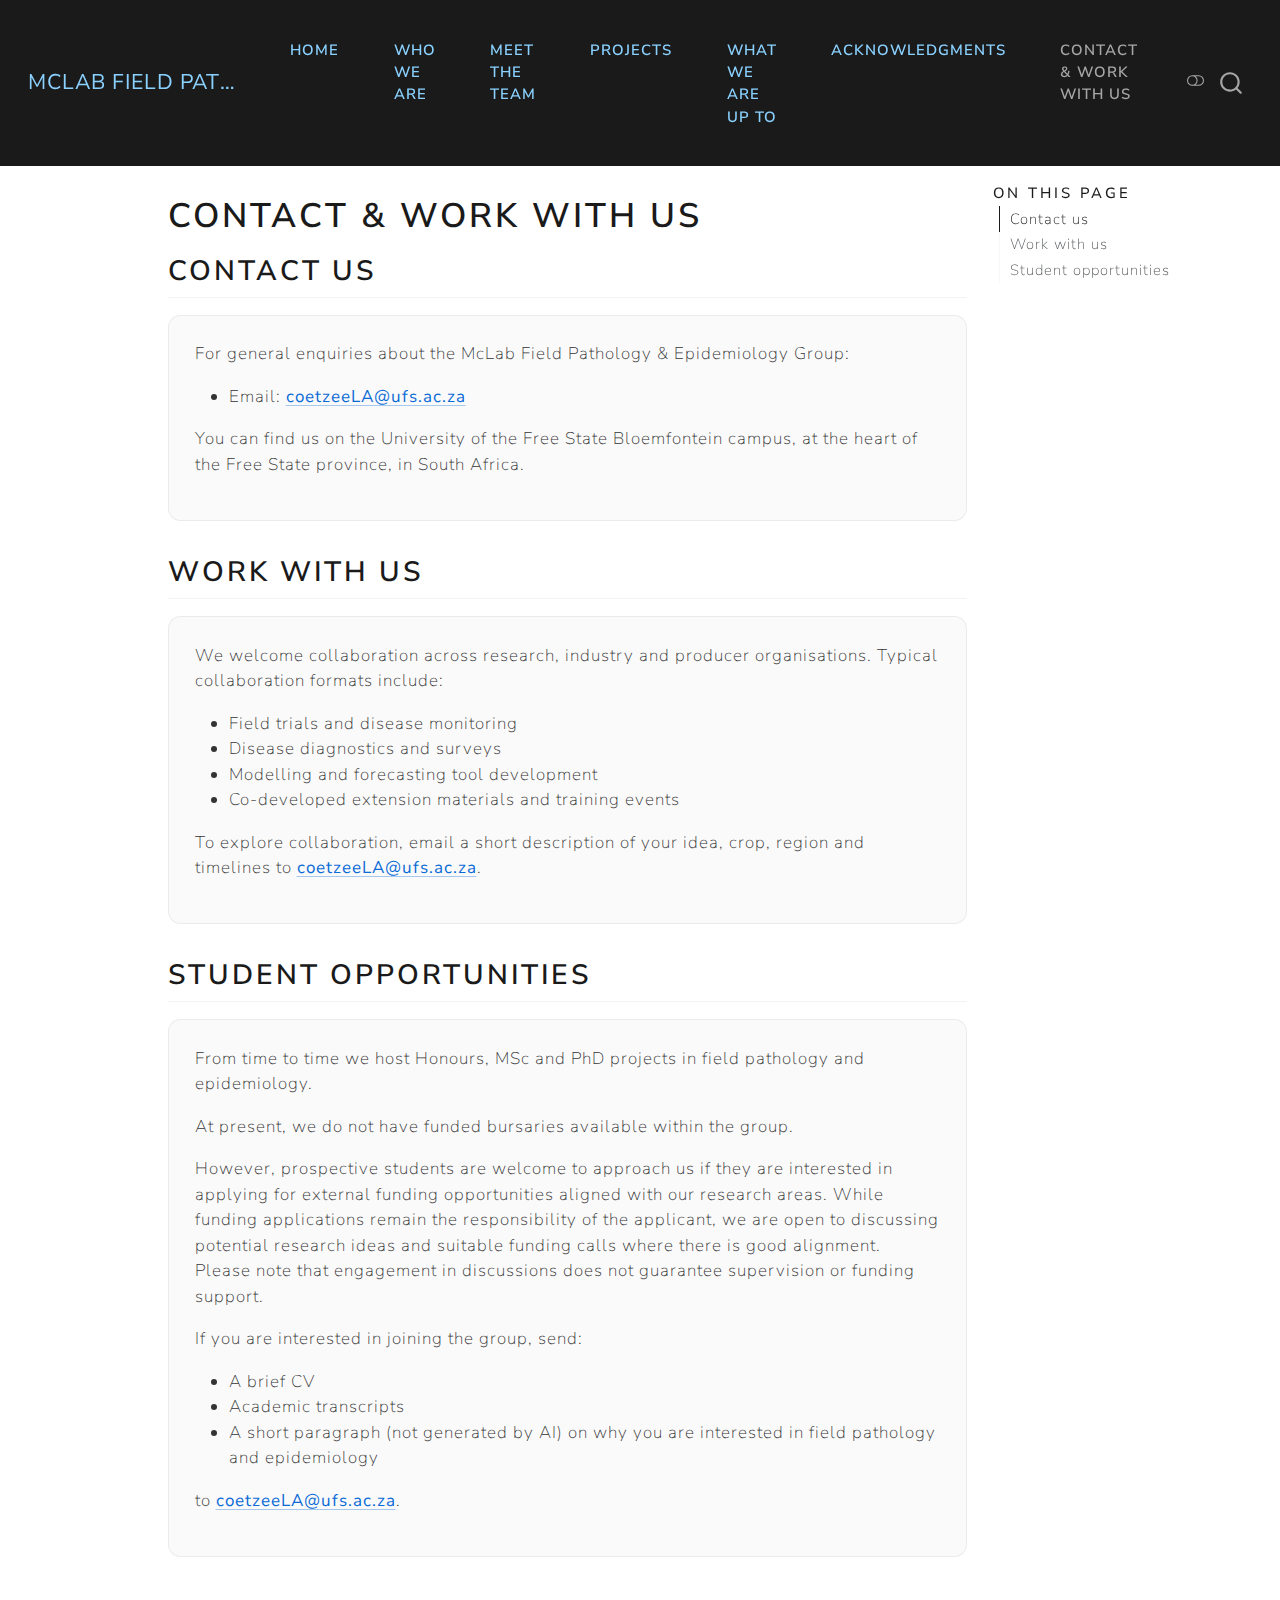
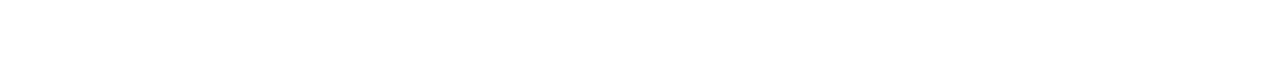
<file: docs/contact.html>
<!DOCTYPE html>
<html xmlns="http://www.w3.org/1999/xhtml" lang="en" xml:lang="en"><head>

<meta charset="utf-8">
<meta name="generator" content="quarto-1.8.26">

<meta name="viewport" content="width=device-width, initial-scale=1.0, user-scalable=yes">


<title>Contact &amp; Work with us – McLab Field Pathology &amp; Epidemiology Group</title>
<style>
code{white-space: pre-wrap;}
span.smallcaps{font-variant: small-caps;}
div.columns{display: flex; gap: min(4vw, 1.5em);}
div.column{flex: auto; overflow-x: auto;}
div.hanging-indent{margin-left: 1.5em; text-indent: -1.5em;}
ul.task-list{list-style: none;}
ul.task-list li input[type="checkbox"] {
  width: 0.8em;
  margin: 0 0.8em 0.2em -1em; /* quarto-specific, see https://github.com/quarto-dev/quarto-cli/issues/4556 */ 
  vertical-align: middle;
}
</style>


<script src="site_libs/quarto-nav/quarto-nav.js"></script>
<script src="site_libs/quarto-nav/headroom.min.js"></script>
<script src="site_libs/clipboard/clipboard.min.js"></script>
<script src="site_libs/quarto-search/autocomplete.umd.js"></script>
<script src="site_libs/quarto-search/fuse.min.js"></script>
<script src="site_libs/quarto-search/quarto-search.js"></script>
<meta name="quarto:offset" content="./">
<script src="site_libs/quarto-html/quarto.js" type="module"></script>
<script src="site_libs/quarto-html/tabsets/tabsets.js" type="module"></script>
<script src="site_libs/quarto-html/axe/axe-check.js" type="module"></script>
<script src="site_libs/quarto-html/popper.min.js"></script>
<script src="site_libs/quarto-html/tippy.umd.min.js"></script>
<script src="site_libs/quarto-html/anchor.min.js"></script>
<link href="site_libs/quarto-html/tippy.css" rel="stylesheet">
<link href="site_libs/quarto-html/quarto-syntax-highlighting-587c61ba64f3a5504c4d52d930310e48.css" rel="stylesheet" class="quarto-color-scheme" id="quarto-text-highlighting-styles">
<link href="site_libs/quarto-html/quarto-syntax-highlighting-dark-b758ccaa5987ceb1b75504551e579abf.css" rel="stylesheet" class="quarto-color-scheme quarto-color-alternate" id="quarto-text-highlighting-styles">
<link href="site_libs/quarto-html/quarto-syntax-highlighting-587c61ba64f3a5504c4d52d930310e48.css" rel="stylesheet" class="quarto-color-scheme-extra" id="quarto-text-highlighting-styles">
<script src="site_libs/bootstrap/bootstrap.min.js"></script>
<link href="site_libs/bootstrap/bootstrap-icons.css" rel="stylesheet">
<link href="site_libs/bootstrap/bootstrap-cc1d64809b8ed731f92ea1275fe9f05b.min.css" rel="stylesheet" append-hash="true" class="quarto-color-scheme" id="quarto-bootstrap" data-mode="light">
<link href="site_libs/bootstrap/bootstrap-dark-24772959a0e306aba8d7698078628ce7.min.css" rel="stylesheet" append-hash="true" class="quarto-color-scheme quarto-color-alternate" id="quarto-bootstrap" data-mode="dark">
<link href="site_libs/bootstrap/bootstrap-cc1d64809b8ed731f92ea1275fe9f05b.min.css" rel="stylesheet" append-hash="true" class="quarto-color-scheme-extra" id="quarto-bootstrap" data-mode="light">
<script id="quarto-search-options" type="application/json">{
  "location": "navbar",
  "copy-button": false,
  "collapse-after": 3,
  "panel-placement": "end",
  "type": "overlay",
  "limit": 50,
  "keyboard-shortcut": [
    "f",
    "/",
    "s"
  ],
  "show-item-context": false,
  "language": {
    "search-no-results-text": "No results",
    "search-matching-documents-text": "matching documents",
    "search-copy-link-title": "Copy link to search",
    "search-hide-matches-text": "Hide additional matches",
    "search-more-match-text": "more match in this document",
    "search-more-matches-text": "more matches in this document",
    "search-clear-button-title": "Clear",
    "search-text-placeholder": "",
    "search-detached-cancel-button-title": "Cancel",
    "search-submit-button-title": "Submit",
    "search-label": "Search"
  }
}</script>


<link rel="stylesheet" href="styles.css">
</head>

<body class="nav-fixed quarto-light"><script id="quarto-html-before-body" type="application/javascript">
    const toggleBodyColorMode = (bsSheetEl) => {
      const mode = bsSheetEl.getAttribute("data-mode");
      const bodyEl = window.document.querySelector("body");
      if (mode === "dark") {
        bodyEl.classList.add("quarto-dark");
        bodyEl.classList.remove("quarto-light");
      } else {
        bodyEl.classList.add("quarto-light");
        bodyEl.classList.remove("quarto-dark");
      }
    }
    const toggleBodyColorPrimary = () => {
      const bsSheetEl = window.document.querySelector("link#quarto-bootstrap:not([rel=disabled-stylesheet])");
      if (bsSheetEl) {
        toggleBodyColorMode(bsSheetEl);
      }
    }
    const setColorSchemeToggle = (alternate) => {
      const toggles = window.document.querySelectorAll('.quarto-color-scheme-toggle');
      for (let i=0; i < toggles.length; i++) {
        const toggle = toggles[i];
        if (toggle) {
          if (alternate) {
            toggle.classList.add("alternate");
          } else {
            toggle.classList.remove("alternate");
          }
        }
      }
    };
    const toggleColorMode = (alternate) => {
      // Switch the stylesheets
      const primaryStylesheets = window.document.querySelectorAll('link.quarto-color-scheme:not(.quarto-color-alternate)');
      const alternateStylesheets = window.document.querySelectorAll('link.quarto-color-scheme.quarto-color-alternate');
      manageTransitions('#quarto-margin-sidebar .nav-link', false);
      if (alternate) {
        // note: dark is layered on light, we don't disable primary!
        enableStylesheet(alternateStylesheets);
        for (const sheetNode of alternateStylesheets) {
          if (sheetNode.id === "quarto-bootstrap") {
            toggleBodyColorMode(sheetNode);
          }
        }
      } else {
        disableStylesheet(alternateStylesheets);
        enableStylesheet(primaryStylesheets)
        toggleBodyColorPrimary();
      }
      manageTransitions('#quarto-margin-sidebar .nav-link', true);
      // Switch the toggles
      setColorSchemeToggle(alternate)
      // Hack to workaround the fact that safari doesn't
      // properly recolor the scrollbar when toggling (#1455)
      if (navigator.userAgent.indexOf('Safari') > 0 && navigator.userAgent.indexOf('Chrome') == -1) {
        manageTransitions("body", false);
        window.scrollTo(0, 1);
        setTimeout(() => {
          window.scrollTo(0, 0);
          manageTransitions("body", true);
        }, 40);
      }
    }
    const disableStylesheet = (stylesheets) => {
      for (let i=0; i < stylesheets.length; i++) {
        const stylesheet = stylesheets[i];
        stylesheet.rel = 'disabled-stylesheet';
      }
    }
    const enableStylesheet = (stylesheets) => {
      for (let i=0; i < stylesheets.length; i++) {
        const stylesheet = stylesheets[i];
        if(stylesheet.rel !== 'stylesheet') { // for Chrome, which will still FOUC without this check
          stylesheet.rel = 'stylesheet';
        }
      }
    }
    const manageTransitions = (selector, allowTransitions) => {
      const els = window.document.querySelectorAll(selector);
      for (let i=0; i < els.length; i++) {
        const el = els[i];
        if (allowTransitions) {
          el.classList.remove('notransition');
        } else {
          el.classList.add('notransition');
        }
      }
    }
    const isFileUrl = () => {
      return window.location.protocol === 'file:';
    }
    const hasAlternateSentinel = () => {
      let styleSentinel = getColorSchemeSentinel();
      if (styleSentinel !== null) {
        return styleSentinel === "alternate";
      } else {
        return false;
      }
    }
    const setStyleSentinel = (alternate) => {
      const value = alternate ? "alternate" : "default";
      if (!isFileUrl()) {
        window.localStorage.setItem("quarto-color-scheme", value);
      } else {
        localAlternateSentinel = value;
      }
    }
    const getColorSchemeSentinel = () => {
      if (!isFileUrl()) {
        const storageValue = window.localStorage.getItem("quarto-color-scheme");
        return storageValue != null ? storageValue : localAlternateSentinel;
      } else {
        return localAlternateSentinel;
      }
    }
    const toggleGiscusIfUsed = (isAlternate, darkModeDefault) => {
      const baseTheme = document.querySelector('#giscus-base-theme')?.value ?? 'light';
      const alternateTheme = document.querySelector('#giscus-alt-theme')?.value ?? 'dark';
      let newTheme = '';
      if(authorPrefersDark) {
        newTheme = isAlternate ? baseTheme : alternateTheme;
      } else {
        newTheme = isAlternate ? alternateTheme : baseTheme;
      }
      const changeGiscusTheme = () => {
        // From: https://github.com/giscus/giscus/issues/336
        const sendMessage = (message) => {
          const iframe = document.querySelector('iframe.giscus-frame');
          if (!iframe) return;
          iframe.contentWindow.postMessage({ giscus: message }, 'https://giscus.app');
        }
        sendMessage({
          setConfig: {
            theme: newTheme
          }
        });
      }
      const isGiscussLoaded = window.document.querySelector('iframe.giscus-frame') !== null;
      if (isGiscussLoaded) {
        changeGiscusTheme();
      }
    };
    const authorPrefersDark = false;
    const darkModeDefault = authorPrefersDark;
      document.querySelector('link#quarto-text-highlighting-styles.quarto-color-scheme-extra').rel = 'disabled-stylesheet';
      document.querySelector('link#quarto-bootstrap.quarto-color-scheme-extra').rel = 'disabled-stylesheet';
    let localAlternateSentinel = darkModeDefault ? 'alternate' : 'default';
    // Dark / light mode switch
    window.quartoToggleColorScheme = () => {
      // Read the current dark / light value
      let toAlternate = !hasAlternateSentinel();
      toggleColorMode(toAlternate);
      setStyleSentinel(toAlternate);
      toggleGiscusIfUsed(toAlternate, darkModeDefault);
      window.dispatchEvent(new Event('resize'));
    };
    // Switch to dark mode if need be
    if (hasAlternateSentinel()) {
      toggleColorMode(true);
    } else {
      toggleColorMode(false);
    }
  </script>

<div id="quarto-search-results"></div>
  <header id="quarto-header" class="headroom fixed-top">
    <nav class="navbar navbar-expand-lg " data-bs-theme="dark">
      <div class="navbar-container container-fluid">
      <div class="navbar-brand-container mx-auto">
    <a class="navbar-brand" href="./index.html">
    <span class="navbar-title">McLab Field Pathology &amp; Epidemiology Group</span>
    </a>
  </div>
            <div id="quarto-search" class="" title="Search"></div>
          <button class="navbar-toggler" type="button" data-bs-toggle="collapse" data-bs-target="#navbarCollapse" aria-controls="navbarCollapse" role="menu" aria-expanded="false" aria-label="Toggle navigation" onclick="if (window.quartoToggleHeadroom) { window.quartoToggleHeadroom(); }">
  <span class="navbar-toggler-icon"></span>
</button>
          <div class="collapse navbar-collapse" id="navbarCollapse">
            <ul class="navbar-nav navbar-nav-scroll me-auto">
  <li class="nav-item">
    <a class="nav-link" href="./index.html"> 
<span class="menu-text">Home</span></a>
  </li>  
  <li class="nav-item">
    <a class="nav-link" href="./about.html"> 
<span class="menu-text">Who We Are</span></a>
  </li>  
  <li class="nav-item">
    <a class="nav-link" href="./team.html"> 
<span class="menu-text">Meet the Team</span></a>
  </li>  
  <li class="nav-item">
    <a class="nav-link" href="./projects.html"> 
<span class="menu-text">Projects</span></a>
  </li>  
  <li class="nav-item">
    <a class="nav-link" href="./updates.html"> 
<span class="menu-text">What We Are Up To</span></a>
  </li>  
  <li class="nav-item">
    <a class="nav-link" href="./acknowledgments.html"> 
<span class="menu-text">Acknowledgments</span></a>
  </li>  
  <li class="nav-item">
    <a class="nav-link active" href="./contact.html" aria-current="page"> 
<span class="menu-text">Contact &amp; Work With Us</span></a>
  </li>  
</ul>
          </div> <!-- /navcollapse -->
            <div class="quarto-navbar-tools">
  <a href="" class="quarto-color-scheme-toggle quarto-navigation-tool  px-1" onclick="window.quartoToggleColorScheme(); return false;" title="Toggle dark mode"><i class="bi"></i></a>
</div>
      </div> <!-- /container-fluid -->
    </nav>
</header>
<!-- content -->
<div id="quarto-content" class="quarto-container page-columns page-rows-contents page-layout-article page-navbar">
<!-- sidebar -->
<!-- margin-sidebar -->
    <div id="quarto-margin-sidebar" class="sidebar margin-sidebar">
        <nav id="TOC" role="doc-toc" class="toc-active">
    <h2 id="toc-title">On this page</h2>
   
  <ul>
  <li><a href="#contact-us" id="toc-contact-us" class="nav-link active" data-scroll-target="#contact-us">Contact us</a></li>
  <li><a href="#work-with-us" id="toc-work-with-us" class="nav-link" data-scroll-target="#work-with-us">Work with us</a></li>
  <li><a href="#student-opportunities" id="toc-student-opportunities" class="nav-link" data-scroll-target="#student-opportunities">Student opportunities</a></li>
  </ul>
</nav>
    </div>
<!-- main -->
<main class="content" id="quarto-document-content">


<header id="title-block-header" class="quarto-title-block default">
<div class="quarto-title">
<h1 class="title">Contact &amp; Work with us</h1>
</div>



<div class="quarto-title-meta">

    
  
    
  </div>
  


</header>


<section id="contact-us" class="level2">
<h2 class="anchored" data-anchor-id="contact-us">Contact us</h2>
<div class="contact-box">
<p>For general enquiries about the McLab Field Pathology &amp; Epidemiology Group:</p>
<ul>
<li>Email: <a href="mailto:your.email@ufs.ac.za">coetzeeLA@ufs.ac.za</a></li>
</ul>
<p>You can find us on the University of the Free State Bloemfontein campus, at the heart of the Free State province, in South Africa.</p>
</div>
</section>
<section id="work-with-us" class="level2">
<h2 class="anchored" data-anchor-id="work-with-us">Work with us</h2>
<div class="contact-box">
<p>We welcome collaboration across research, industry and producer organisations. Typical collaboration formats include:</p>
<ul>
<li>Field trials and disease monitoring<br>
</li>
<li>Disease diagnostics and surveys<br>
</li>
<li>Modelling and forecasting tool development<br>
</li>
<li>Co-developed extension materials and training events</li>
</ul>
<p>To explore collaboration, email a short description of your idea, crop, region and timelines to <a href="mailto:your.email@ufs.ac.za">coetzeeLA@ufs.ac.za</a>.</p>
</div>
</section>
<section id="student-opportunities" class="level2">
<h2 class="anchored" data-anchor-id="student-opportunities">Student opportunities</h2>
<div class="contact-box">
<p>From time to time we host Honours, MSc and PhD projects in field pathology and epidemiology.</p>
<p>At present, we do not have funded bursaries available within the group.</p>
<p>However, prospective students are welcome to approach us if they are interested in applying for external funding opportunities aligned with our research areas. While funding applications remain the responsibility of the applicant, we are open to discussing potential research ideas and suitable funding calls where there is good alignment. Please note that engagement in discussions does not guarantee supervision or funding support.</p>
<p>If you are interested in joining the group, send:</p>
<ul>
<li>A brief CV<br>
</li>
<li>Academic transcripts<br>
</li>
<li>A short paragraph (not generated by AI) on why you are interested in field pathology and epidemiology</li>
</ul>
<p>to <a href="mailto:your.email@ufs.ac.za">coetzeeLA@ufs.ac.za</a>.</p>
</div>


</section>

</main> <!-- /main -->
<script id="quarto-html-after-body" type="application/javascript">
  window.document.addEventListener("DOMContentLoaded", function (event) {
    // Ensure there is a toggle, if there isn't float one in the top right
    if (window.document.querySelector('.quarto-color-scheme-toggle') === null) {
      const a = window.document.createElement('a');
      a.classList.add('top-right');
      a.classList.add('quarto-color-scheme-toggle');
      a.href = "";
      a.onclick = function() { try { window.quartoToggleColorScheme(); } catch {} return false; };
      const i = window.document.createElement("i");
      i.classList.add('bi');
      a.appendChild(i);
      window.document.body.appendChild(a);
    }
    setColorSchemeToggle(hasAlternateSentinel())
    const icon = "";
    const anchorJS = new window.AnchorJS();
    anchorJS.options = {
      placement: 'right',
      icon: icon
    };
    anchorJS.add('.anchored');
    const isCodeAnnotation = (el) => {
      for (const clz of el.classList) {
        if (clz.startsWith('code-annotation-')) {                     
          return true;
        }
      }
      return false;
    }
    const onCopySuccess = function(e) {
      // button target
      const button = e.trigger;
      // don't keep focus
      button.blur();
      // flash "checked"
      button.classList.add('code-copy-button-checked');
      var currentTitle = button.getAttribute("title");
      button.setAttribute("title", "Copied!");
      let tooltip;
      if (window.bootstrap) {
        button.setAttribute("data-bs-toggle", "tooltip");
        button.setAttribute("data-bs-placement", "left");
        button.setAttribute("data-bs-title", "Copied!");
        tooltip = new bootstrap.Tooltip(button, 
          { trigger: "manual", 
            customClass: "code-copy-button-tooltip",
            offset: [0, -8]});
        tooltip.show();    
      }
      setTimeout(function() {
        if (tooltip) {
          tooltip.hide();
          button.removeAttribute("data-bs-title");
          button.removeAttribute("data-bs-toggle");
          button.removeAttribute("data-bs-placement");
        }
        button.setAttribute("title", currentTitle);
        button.classList.remove('code-copy-button-checked');
      }, 1000);
      // clear code selection
      e.clearSelection();
    }
    const getTextToCopy = function(trigger) {
      const outerScaffold = trigger.parentElement.cloneNode(true);
      const codeEl = outerScaffold.querySelector('code');
      for (const childEl of codeEl.children) {
        if (isCodeAnnotation(childEl)) {
          childEl.remove();
        }
      }
      return codeEl.innerText;
    }
    const clipboard = new window.ClipboardJS('.code-copy-button:not([data-in-quarto-modal])', {
      text: getTextToCopy
    });
    clipboard.on('success', onCopySuccess);
    if (window.document.getElementById('quarto-embedded-source-code-modal')) {
      const clipboardModal = new window.ClipboardJS('.code-copy-button[data-in-quarto-modal]', {
        text: getTextToCopy,
        container: window.document.getElementById('quarto-embedded-source-code-modal')
      });
      clipboardModal.on('success', onCopySuccess);
    }
      var localhostRegex = new RegExp(/^(?:http|https):\/\/localhost\:?[0-9]*\//);
      var mailtoRegex = new RegExp(/^mailto:/);
        var filterRegex = new RegExp("https:\/\/mclab-plant-pathology\.co\.za");
      var isInternal = (href) => {
          return filterRegex.test(href) || localhostRegex.test(href) || mailtoRegex.test(href);
      }
      // Inspect non-navigation links and adorn them if external
     var links = window.document.querySelectorAll('a[href]:not(.nav-link):not(.navbar-brand):not(.toc-action):not(.sidebar-link):not(.sidebar-item-toggle):not(.pagination-link):not(.no-external):not([aria-hidden]):not(.dropdown-item):not(.quarto-navigation-tool):not(.about-link)');
      for (var i=0; i<links.length; i++) {
        const link = links[i];
        if (!isInternal(link.href)) {
          // undo the damage that might have been done by quarto-nav.js in the case of
          // links that we want to consider external
          if (link.dataset.originalHref !== undefined) {
            link.href = link.dataset.originalHref;
          }
        }
      }
    function tippyHover(el, contentFn, onTriggerFn, onUntriggerFn) {
      const config = {
        allowHTML: true,
        maxWidth: 500,
        delay: 100,
        arrow: false,
        appendTo: function(el) {
            return el.parentElement;
        },
        interactive: true,
        interactiveBorder: 10,
        theme: 'quarto',
        placement: 'bottom-start',
      };
      if (contentFn) {
        config.content = contentFn;
      }
      if (onTriggerFn) {
        config.onTrigger = onTriggerFn;
      }
      if (onUntriggerFn) {
        config.onUntrigger = onUntriggerFn;
      }
      window.tippy(el, config); 
    }
    const noterefs = window.document.querySelectorAll('a[role="doc-noteref"]');
    for (var i=0; i<noterefs.length; i++) {
      const ref = noterefs[i];
      tippyHover(ref, function() {
        // use id or data attribute instead here
        let href = ref.getAttribute('data-footnote-href') || ref.getAttribute('href');
        try { href = new URL(href).hash; } catch {}
        const id = href.replace(/^#\/?/, "");
        const note = window.document.getElementById(id);
        if (note) {
          return note.innerHTML;
        } else {
          return "";
        }
      });
    }
    const xrefs = window.document.querySelectorAll('a.quarto-xref');
    const processXRef = (id, note) => {
      // Strip column container classes
      const stripColumnClz = (el) => {
        el.classList.remove("page-full", "page-columns");
        if (el.children) {
          for (const child of el.children) {
            stripColumnClz(child);
          }
        }
      }
      stripColumnClz(note)
      if (id === null || id.startsWith('sec-')) {
        // Special case sections, only their first couple elements
        const container = document.createElement("div");
        if (note.children && note.children.length > 2) {
          container.appendChild(note.children[0].cloneNode(true));
          for (let i = 1; i < note.children.length; i++) {
            const child = note.children[i];
            if (child.tagName === "P" && child.innerText === "") {
              continue;
            } else {
              container.appendChild(child.cloneNode(true));
              break;
            }
          }
          if (window.Quarto?.typesetMath) {
            window.Quarto.typesetMath(container);
          }
          return container.innerHTML
        } else {
          if (window.Quarto?.typesetMath) {
            window.Quarto.typesetMath(note);
          }
          return note.innerHTML;
        }
      } else {
        // Remove any anchor links if they are present
        const anchorLink = note.querySelector('a.anchorjs-link');
        if (anchorLink) {
          anchorLink.remove();
        }
        if (window.Quarto?.typesetMath) {
          window.Quarto.typesetMath(note);
        }
        if (note.classList.contains("callout")) {
          return note.outerHTML;
        } else {
          return note.innerHTML;
        }
      }
    }
    for (var i=0; i<xrefs.length; i++) {
      const xref = xrefs[i];
      tippyHover(xref, undefined, function(instance) {
        instance.disable();
        let url = xref.getAttribute('href');
        let hash = undefined; 
        if (url.startsWith('#')) {
          hash = url;
        } else {
          try { hash = new URL(url).hash; } catch {}
        }
        if (hash) {
          const id = hash.replace(/^#\/?/, "");
          const note = window.document.getElementById(id);
          if (note !== null) {
            try {
              const html = processXRef(id, note.cloneNode(true));
              instance.setContent(html);
            } finally {
              instance.enable();
              instance.show();
            }
          } else {
            // See if we can fetch this
            fetch(url.split('#')[0])
            .then(res => res.text())
            .then(html => {
              const parser = new DOMParser();
              const htmlDoc = parser.parseFromString(html, "text/html");
              const note = htmlDoc.getElementById(id);
              if (note !== null) {
                const html = processXRef(id, note);
                instance.setContent(html);
              } 
            }).finally(() => {
              instance.enable();
              instance.show();
            });
          }
        } else {
          // See if we can fetch a full url (with no hash to target)
          // This is a special case and we should probably do some content thinning / targeting
          fetch(url)
          .then(res => res.text())
          .then(html => {
            const parser = new DOMParser();
            const htmlDoc = parser.parseFromString(html, "text/html");
            const note = htmlDoc.querySelector('main.content');
            if (note !== null) {
              // This should only happen for chapter cross references
              // (since there is no id in the URL)
              // remove the first header
              if (note.children.length > 0 && note.children[0].tagName === "HEADER") {
                note.children[0].remove();
              }
              const html = processXRef(null, note);
              instance.setContent(html);
            } 
          }).finally(() => {
            instance.enable();
            instance.show();
          });
        }
      }, function(instance) {
      });
    }
        let selectedAnnoteEl;
        const selectorForAnnotation = ( cell, annotation) => {
          let cellAttr = 'data-code-cell="' + cell + '"';
          let lineAttr = 'data-code-annotation="' +  annotation + '"';
          const selector = 'span[' + cellAttr + '][' + lineAttr + ']';
          return selector;
        }
        const selectCodeLines = (annoteEl) => {
          const doc = window.document;
          const targetCell = annoteEl.getAttribute("data-target-cell");
          const targetAnnotation = annoteEl.getAttribute("data-target-annotation");
          const annoteSpan = window.document.querySelector(selectorForAnnotation(targetCell, targetAnnotation));
          const lines = annoteSpan.getAttribute("data-code-lines").split(",");
          const lineIds = lines.map((line) => {
            return targetCell + "-" + line;
          })
          let top = null;
          let height = null;
          let parent = null;
          if (lineIds.length > 0) {
              //compute the position of the single el (top and bottom and make a div)
              const el = window.document.getElementById(lineIds[0]);
              top = el.offsetTop;
              height = el.offsetHeight;
              parent = el.parentElement.parentElement;
            if (lineIds.length > 1) {
              const lastEl = window.document.getElementById(lineIds[lineIds.length - 1]);
              const bottom = lastEl.offsetTop + lastEl.offsetHeight;
              height = bottom - top;
            }
            if (top !== null && height !== null && parent !== null) {
              // cook up a div (if necessary) and position it 
              let div = window.document.getElementById("code-annotation-line-highlight");
              if (div === null) {
                div = window.document.createElement("div");
                div.setAttribute("id", "code-annotation-line-highlight");
                div.style.position = 'absolute';
                parent.appendChild(div);
              }
              div.style.top = top - 2 + "px";
              div.style.height = height + 4 + "px";
              div.style.left = 0;
              let gutterDiv = window.document.getElementById("code-annotation-line-highlight-gutter");
              if (gutterDiv === null) {
                gutterDiv = window.document.createElement("div");
                gutterDiv.setAttribute("id", "code-annotation-line-highlight-gutter");
                gutterDiv.style.position = 'absolute';
                const codeCell = window.document.getElementById(targetCell);
                const gutter = codeCell.querySelector('.code-annotation-gutter');
                gutter.appendChild(gutterDiv);
              }
              gutterDiv.style.top = top - 2 + "px";
              gutterDiv.style.height = height + 4 + "px";
            }
            selectedAnnoteEl = annoteEl;
          }
        };
        const unselectCodeLines = () => {
          const elementsIds = ["code-annotation-line-highlight", "code-annotation-line-highlight-gutter"];
          elementsIds.forEach((elId) => {
            const div = window.document.getElementById(elId);
            if (div) {
              div.remove();
            }
          });
          selectedAnnoteEl = undefined;
        };
          // Handle positioning of the toggle
      window.addEventListener(
        "resize",
        throttle(() => {
          elRect = undefined;
          if (selectedAnnoteEl) {
            selectCodeLines(selectedAnnoteEl);
          }
        }, 10)
      );
      function throttle(fn, ms) {
      let throttle = false;
      let timer;
        return (...args) => {
          if(!throttle) { // first call gets through
              fn.apply(this, args);
              throttle = true;
          } else { // all the others get throttled
              if(timer) clearTimeout(timer); // cancel #2
              timer = setTimeout(() => {
                fn.apply(this, args);
                timer = throttle = false;
              }, ms);
          }
        };
      }
        // Attach click handler to the DT
        const annoteDls = window.document.querySelectorAll('dt[data-target-cell]');
        for (const annoteDlNode of annoteDls) {
          annoteDlNode.addEventListener('click', (event) => {
            const clickedEl = event.target;
            if (clickedEl !== selectedAnnoteEl) {
              unselectCodeLines();
              const activeEl = window.document.querySelector('dt[data-target-cell].code-annotation-active');
              if (activeEl) {
                activeEl.classList.remove('code-annotation-active');
              }
              selectCodeLines(clickedEl);
              clickedEl.classList.add('code-annotation-active');
            } else {
              // Unselect the line
              unselectCodeLines();
              clickedEl.classList.remove('code-annotation-active');
            }
          });
        }
    const findCites = (el) => {
      const parentEl = el.parentElement;
      if (parentEl) {
        const cites = parentEl.dataset.cites;
        if (cites) {
          return {
            el,
            cites: cites.split(' ')
          };
        } else {
          return findCites(el.parentElement)
        }
      } else {
        return undefined;
      }
    };
    var bibliorefs = window.document.querySelectorAll('a[role="doc-biblioref"]');
    for (var i=0; i<bibliorefs.length; i++) {
      const ref = bibliorefs[i];
      const citeInfo = findCites(ref);
      if (citeInfo) {
        tippyHover(citeInfo.el, function() {
          var popup = window.document.createElement('div');
          citeInfo.cites.forEach(function(cite) {
            var citeDiv = window.document.createElement('div');
            citeDiv.classList.add('hanging-indent');
            citeDiv.classList.add('csl-entry');
            var biblioDiv = window.document.getElementById('ref-' + cite);
            if (biblioDiv) {
              citeDiv.innerHTML = biblioDiv.innerHTML;
            }
            popup.appendChild(citeDiv);
          });
          return popup.innerHTML;
        });
      }
    }
  });
  </script>
</div> <!-- /content -->




</body></html>
</file>
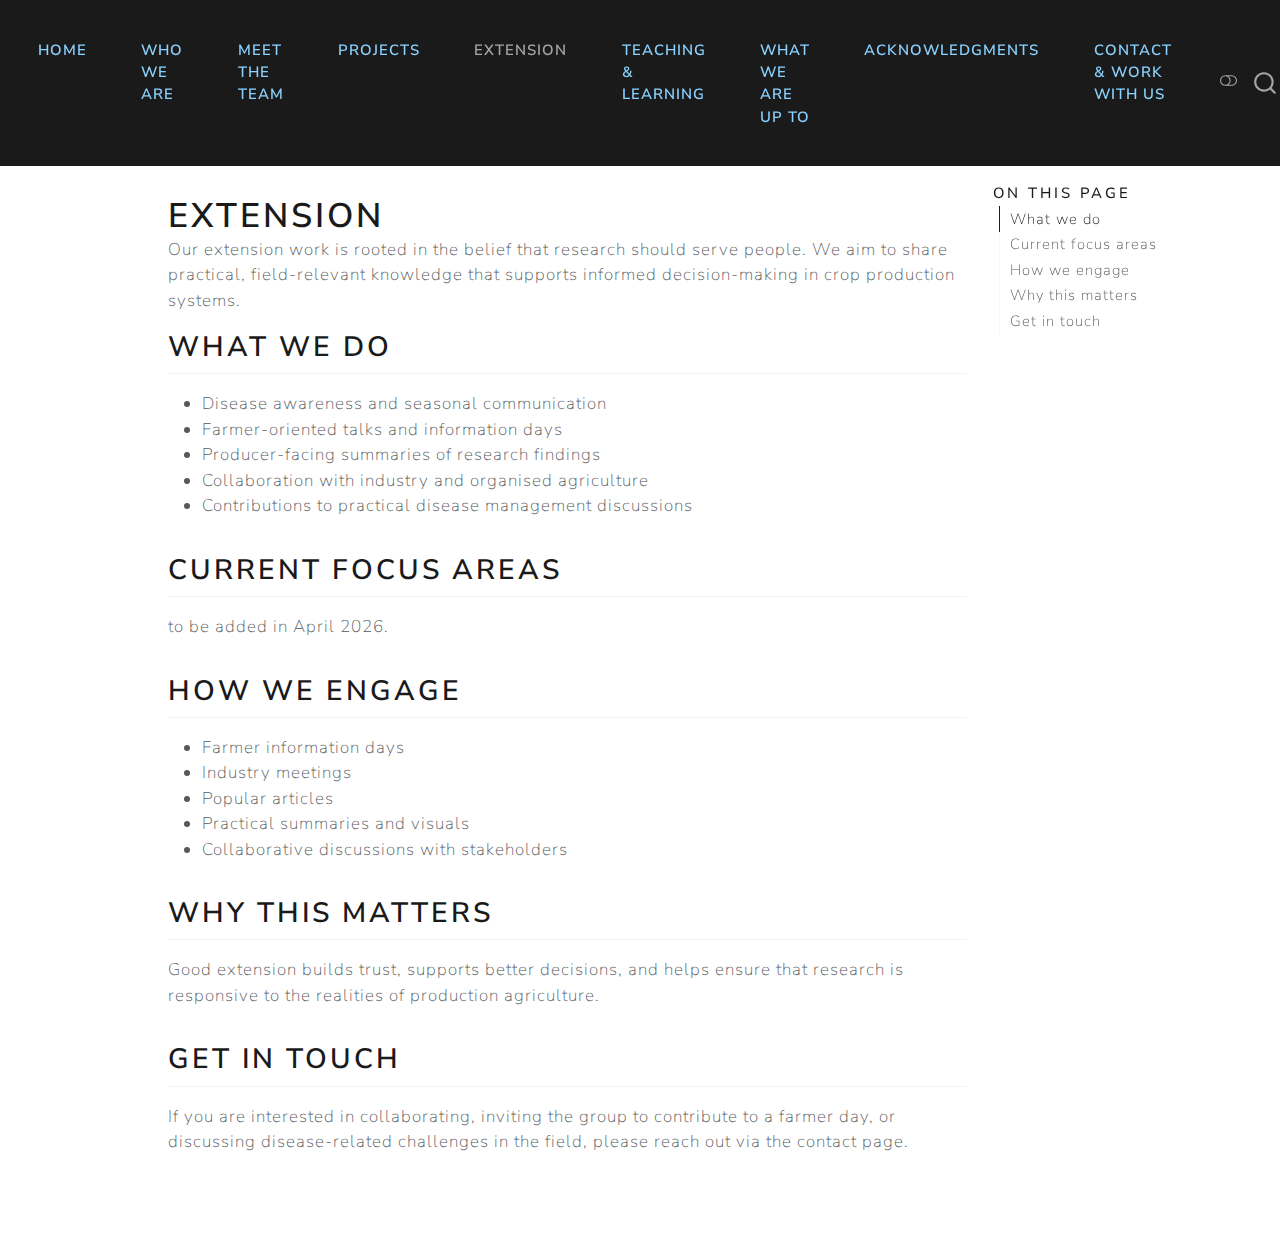
<file: docs/extension.html>
<!DOCTYPE html>
<html xmlns="http://www.w3.org/1999/xhtml" lang="en" xml:lang="en"><head>

<meta charset="utf-8">
<meta name="generator" content="quarto-1.8.26">

<meta name="viewport" content="width=device-width, initial-scale=1.0, user-scalable=yes">

<meta name="description" content="Our extension work is rooted in the belief that research should serve people. We aim to share practical, field-relevant knowledge that supports informed decision-making in crop production systems.">

<title>Extension – McLab Field Pathology &amp; Epidemiology Group</title>
<style>
code{white-space: pre-wrap;}
span.smallcaps{font-variant: small-caps;}
div.columns{display: flex; gap: min(4vw, 1.5em);}
div.column{flex: auto; overflow-x: auto;}
div.hanging-indent{margin-left: 1.5em; text-indent: -1.5em;}
ul.task-list{list-style: none;}
ul.task-list li input[type="checkbox"] {
  width: 0.8em;
  margin: 0 0.8em 0.2em -1em; /* quarto-specific, see https://github.com/quarto-dev/quarto-cli/issues/4556 */ 
  vertical-align: middle;
}
</style>


<script src="site_libs/quarto-nav/quarto-nav.js"></script>
<script src="site_libs/quarto-nav/headroom.min.js"></script>
<script src="site_libs/clipboard/clipboard.min.js"></script>
<script src="site_libs/quarto-search/autocomplete.umd.js"></script>
<script src="site_libs/quarto-search/fuse.min.js"></script>
<script src="site_libs/quarto-search/quarto-search.js"></script>
<meta name="quarto:offset" content="./">
<script src="site_libs/quarto-html/quarto.js" type="module"></script>
<script src="site_libs/quarto-html/tabsets/tabsets.js" type="module"></script>
<script src="site_libs/quarto-html/axe/axe-check.js" type="module"></script>
<script src="site_libs/quarto-html/popper.min.js"></script>
<script src="site_libs/quarto-html/tippy.umd.min.js"></script>
<script src="site_libs/quarto-html/anchor.min.js"></script>
<link href="site_libs/quarto-html/tippy.css" rel="stylesheet">
<link href="site_libs/quarto-html/quarto-syntax-highlighting-587c61ba64f3a5504c4d52d930310e48.css" rel="stylesheet" class="quarto-color-scheme" id="quarto-text-highlighting-styles">
<link href="site_libs/quarto-html/quarto-syntax-highlighting-dark-b758ccaa5987ceb1b75504551e579abf.css" rel="stylesheet" class="quarto-color-scheme quarto-color-alternate" id="quarto-text-highlighting-styles">
<link href="site_libs/quarto-html/quarto-syntax-highlighting-587c61ba64f3a5504c4d52d930310e48.css" rel="stylesheet" class="quarto-color-scheme-extra" id="quarto-text-highlighting-styles">
<script src="site_libs/bootstrap/bootstrap.min.js"></script>
<link href="site_libs/bootstrap/bootstrap-icons.css" rel="stylesheet">
<link href="site_libs/bootstrap/bootstrap-cc1d64809b8ed731f92ea1275fe9f05b.min.css" rel="stylesheet" append-hash="true" class="quarto-color-scheme" id="quarto-bootstrap" data-mode="light">
<link href="site_libs/bootstrap/bootstrap-dark-24772959a0e306aba8d7698078628ce7.min.css" rel="stylesheet" append-hash="true" class="quarto-color-scheme quarto-color-alternate" id="quarto-bootstrap" data-mode="dark">
<link href="site_libs/bootstrap/bootstrap-cc1d64809b8ed731f92ea1275fe9f05b.min.css" rel="stylesheet" append-hash="true" class="quarto-color-scheme-extra" id="quarto-bootstrap" data-mode="light">
<script id="quarto-search-options" type="application/json">{
  "location": "navbar",
  "copy-button": false,
  "collapse-after": 3,
  "panel-placement": "end",
  "type": "overlay",
  "limit": 50,
  "keyboard-shortcut": [
    "f",
    "/",
    "s"
  ],
  "show-item-context": false,
  "language": {
    "search-no-results-text": "No results",
    "search-matching-documents-text": "matching documents",
    "search-copy-link-title": "Copy link to search",
    "search-hide-matches-text": "Hide additional matches",
    "search-more-match-text": "more match in this document",
    "search-more-matches-text": "more matches in this document",
    "search-clear-button-title": "Clear",
    "search-text-placeholder": "",
    "search-detached-cancel-button-title": "Cancel",
    "search-submit-button-title": "Submit",
    "search-label": "Search"
  }
}</script>


<link rel="stylesheet" href="styles.css">
</head>

<body class="nav-fixed quarto-light"><script id="quarto-html-before-body" type="application/javascript">
    const toggleBodyColorMode = (bsSheetEl) => {
      const mode = bsSheetEl.getAttribute("data-mode");
      const bodyEl = window.document.querySelector("body");
      if (mode === "dark") {
        bodyEl.classList.add("quarto-dark");
        bodyEl.classList.remove("quarto-light");
      } else {
        bodyEl.classList.add("quarto-light");
        bodyEl.classList.remove("quarto-dark");
      }
    }
    const toggleBodyColorPrimary = () => {
      const bsSheetEl = window.document.querySelector("link#quarto-bootstrap:not([rel=disabled-stylesheet])");
      if (bsSheetEl) {
        toggleBodyColorMode(bsSheetEl);
      }
    }
    const setColorSchemeToggle = (alternate) => {
      const toggles = window.document.querySelectorAll('.quarto-color-scheme-toggle');
      for (let i=0; i < toggles.length; i++) {
        const toggle = toggles[i];
        if (toggle) {
          if (alternate) {
            toggle.classList.add("alternate");
          } else {
            toggle.classList.remove("alternate");
          }
        }
      }
    };
    const toggleColorMode = (alternate) => {
      // Switch the stylesheets
      const primaryStylesheets = window.document.querySelectorAll('link.quarto-color-scheme:not(.quarto-color-alternate)');
      const alternateStylesheets = window.document.querySelectorAll('link.quarto-color-scheme.quarto-color-alternate');
      manageTransitions('#quarto-margin-sidebar .nav-link', false);
      if (alternate) {
        // note: dark is layered on light, we don't disable primary!
        enableStylesheet(alternateStylesheets);
        for (const sheetNode of alternateStylesheets) {
          if (sheetNode.id === "quarto-bootstrap") {
            toggleBodyColorMode(sheetNode);
          }
        }
      } else {
        disableStylesheet(alternateStylesheets);
        enableStylesheet(primaryStylesheets)
        toggleBodyColorPrimary();
      }
      manageTransitions('#quarto-margin-sidebar .nav-link', true);
      // Switch the toggles
      setColorSchemeToggle(alternate)
      // Hack to workaround the fact that safari doesn't
      // properly recolor the scrollbar when toggling (#1455)
      if (navigator.userAgent.indexOf('Safari') > 0 && navigator.userAgent.indexOf('Chrome') == -1) {
        manageTransitions("body", false);
        window.scrollTo(0, 1);
        setTimeout(() => {
          window.scrollTo(0, 0);
          manageTransitions("body", true);
        }, 40);
      }
    }
    const disableStylesheet = (stylesheets) => {
      for (let i=0; i < stylesheets.length; i++) {
        const stylesheet = stylesheets[i];
        stylesheet.rel = 'disabled-stylesheet';
      }
    }
    const enableStylesheet = (stylesheets) => {
      for (let i=0; i < stylesheets.length; i++) {
        const stylesheet = stylesheets[i];
        if(stylesheet.rel !== 'stylesheet') { // for Chrome, which will still FOUC without this check
          stylesheet.rel = 'stylesheet';
        }
      }
    }
    const manageTransitions = (selector, allowTransitions) => {
      const els = window.document.querySelectorAll(selector);
      for (let i=0; i < els.length; i++) {
        const el = els[i];
        if (allowTransitions) {
          el.classList.remove('notransition');
        } else {
          el.classList.add('notransition');
        }
      }
    }
    const isFileUrl = () => {
      return window.location.protocol === 'file:';
    }
    const hasAlternateSentinel = () => {
      let styleSentinel = getColorSchemeSentinel();
      if (styleSentinel !== null) {
        return styleSentinel === "alternate";
      } else {
        return false;
      }
    }
    const setStyleSentinel = (alternate) => {
      const value = alternate ? "alternate" : "default";
      if (!isFileUrl()) {
        window.localStorage.setItem("quarto-color-scheme", value);
      } else {
        localAlternateSentinel = value;
      }
    }
    const getColorSchemeSentinel = () => {
      if (!isFileUrl()) {
        const storageValue = window.localStorage.getItem("quarto-color-scheme");
        return storageValue != null ? storageValue : localAlternateSentinel;
      } else {
        return localAlternateSentinel;
      }
    }
    const toggleGiscusIfUsed = (isAlternate, darkModeDefault) => {
      const baseTheme = document.querySelector('#giscus-base-theme')?.value ?? 'light';
      const alternateTheme = document.querySelector('#giscus-alt-theme')?.value ?? 'dark';
      let newTheme = '';
      if(authorPrefersDark) {
        newTheme = isAlternate ? baseTheme : alternateTheme;
      } else {
        newTheme = isAlternate ? alternateTheme : baseTheme;
      }
      const changeGiscusTheme = () => {
        // From: https://github.com/giscus/giscus/issues/336
        const sendMessage = (message) => {
          const iframe = document.querySelector('iframe.giscus-frame');
          if (!iframe) return;
          iframe.contentWindow.postMessage({ giscus: message }, 'https://giscus.app');
        }
        sendMessage({
          setConfig: {
            theme: newTheme
          }
        });
      }
      const isGiscussLoaded = window.document.querySelector('iframe.giscus-frame') !== null;
      if (isGiscussLoaded) {
        changeGiscusTheme();
      }
    };
    const authorPrefersDark = false;
    const darkModeDefault = authorPrefersDark;
      document.querySelector('link#quarto-text-highlighting-styles.quarto-color-scheme-extra').rel = 'disabled-stylesheet';
      document.querySelector('link#quarto-bootstrap.quarto-color-scheme-extra').rel = 'disabled-stylesheet';
    let localAlternateSentinel = darkModeDefault ? 'alternate' : 'default';
    // Dark / light mode switch
    window.quartoToggleColorScheme = () => {
      // Read the current dark / light value
      let toAlternate = !hasAlternateSentinel();
      toggleColorMode(toAlternate);
      setStyleSentinel(toAlternate);
      toggleGiscusIfUsed(toAlternate, darkModeDefault);
      window.dispatchEvent(new Event('resize'));
    };
    // Switch to dark mode if need be
    if (hasAlternateSentinel()) {
      toggleColorMode(true);
    } else {
      toggleColorMode(false);
    }
  </script>

<div id="quarto-search-results"></div>
  <header id="quarto-header" class="headroom fixed-top">
    <nav class="navbar navbar-expand-lg " data-bs-theme="dark">
      <div class="navbar-container container-fluid">
      <div class="navbar-brand-container mx-auto">
    <a class="navbar-brand" href="./index.html">
    <span class="navbar-title">McLab Field Pathology &amp; Epidemiology Group</span>
    </a>
  </div>
            <div id="quarto-search" class="" title="Search"></div>
          <button class="navbar-toggler" type="button" data-bs-toggle="collapse" data-bs-target="#navbarCollapse" aria-controls="navbarCollapse" role="menu" aria-expanded="false" aria-label="Toggle navigation" onclick="if (window.quartoToggleHeadroom) { window.quartoToggleHeadroom(); }">
  <span class="navbar-toggler-icon"></span>
</button>
          <div class="collapse navbar-collapse" id="navbarCollapse">
            <ul class="navbar-nav navbar-nav-scroll me-auto">
  <li class="nav-item">
    <a class="nav-link" href="./index.html"> 
<span class="menu-text">Home</span></a>
  </li>  
  <li class="nav-item">
    <a class="nav-link" href="./about.html"> 
<span class="menu-text">Who We Are</span></a>
  </li>  
  <li class="nav-item">
    <a class="nav-link" href="./team.html"> 
<span class="menu-text">Meet the Team</span></a>
  </li>  
  <li class="nav-item">
    <a class="nav-link" href="./projects.html"> 
<span class="menu-text">Projects</span></a>
  </li>  
  <li class="nav-item">
    <a class="nav-link active" href="./extension.html" aria-current="page"> 
<span class="menu-text">Extension</span></a>
  </li>  
  <li class="nav-item">
    <a class="nav-link" href="./teaching and learning.html"> 
<span class="menu-text">Teaching &amp; Learning</span></a>
  </li>  
  <li class="nav-item">
    <a class="nav-link" href="./updates.html"> 
<span class="menu-text">What We Are Up To</span></a>
  </li>  
  <li class="nav-item">
    <a class="nav-link" href="./acknowledgments.html"> 
<span class="menu-text">Acknowledgments</span></a>
  </li>  
  <li class="nav-item">
    <a class="nav-link" href="./contact.html"> 
<span class="menu-text">Contact &amp; Work With Us</span></a>
  </li>  
</ul>
          </div> <!-- /navcollapse -->
            <div class="quarto-navbar-tools">
  <a href="" class="quarto-color-scheme-toggle quarto-navigation-tool  px-1" onclick="window.quartoToggleColorScheme(); return false;" title="Toggle dark mode"><i class="bi"></i></a>
</div>
      </div> <!-- /container-fluid -->
    </nav>
</header>
<!-- content -->
<div id="quarto-content" class="quarto-container page-columns page-rows-contents page-layout-article page-navbar">
<!-- sidebar -->
<!-- margin-sidebar -->
    <div id="quarto-margin-sidebar" class="sidebar margin-sidebar">
        <nav id="TOC" role="doc-toc" class="toc-active">
    <h2 id="toc-title">On this page</h2>
   
  <ul>
  <li><a href="#what-we-do" id="toc-what-we-do" class="nav-link active" data-scroll-target="#what-we-do">What we do</a></li>
  <li><a href="#current-focus-areas" id="toc-current-focus-areas" class="nav-link" data-scroll-target="#current-focus-areas">Current focus areas</a></li>
  <li><a href="#how-we-engage" id="toc-how-we-engage" class="nav-link" data-scroll-target="#how-we-engage">How we engage</a></li>
  <li><a href="#why-this-matters" id="toc-why-this-matters" class="nav-link" data-scroll-target="#why-this-matters">Why this matters</a></li>
  <li><a href="#get-in-touch" id="toc-get-in-touch" class="nav-link" data-scroll-target="#get-in-touch">Get in touch</a></li>
  </ul>
</nav>
    </div>
<!-- main -->
<main class="content" id="quarto-document-content">


<header id="title-block-header" class="quarto-title-block default">
<div class="quarto-title">
<h1 class="title">Extension</h1>
</div>

<div>
  <div class="description">
    Our extension work is rooted in the belief that research should serve people. We aim to share practical, field-relevant knowledge that supports informed decision-making in crop production systems.
  </div>
</div>


<div class="quarto-title-meta">

    
  
    
  </div>
  


</header>


<section id="what-we-do" class="level2">
<h2 class="anchored" data-anchor-id="what-we-do">What we do</h2>
<ul>
<li>Disease awareness and seasonal communication</li>
<li>Farmer-oriented talks and information days</li>
<li>Producer-facing summaries of research findings</li>
<li>Collaboration with industry and organised agriculture</li>
<li>Contributions to practical disease management discussions</li>
</ul>
</section>
<section id="current-focus-areas" class="level2">
<h2 class="anchored" data-anchor-id="current-focus-areas">Current focus areas</h2>
<p>to be added in April 2026.</p>
</section>
<section id="how-we-engage" class="level2">
<h2 class="anchored" data-anchor-id="how-we-engage">How we engage</h2>
<ul>
<li>Farmer information days</li>
<li>Industry meetings</li>
<li>Popular articles</li>
<li>Practical summaries and visuals</li>
<li>Collaborative discussions with stakeholders</li>
</ul>
</section>
<section id="why-this-matters" class="level2">
<h2 class="anchored" data-anchor-id="why-this-matters">Why this matters</h2>
<p>Good extension builds trust, supports better decisions, and helps ensure that research is responsive to the realities of production agriculture.</p>
</section>
<section id="get-in-touch" class="level2">
<h2 class="anchored" data-anchor-id="get-in-touch">Get in touch</h2>
<p>If you are interested in collaborating, inviting the group to contribute to a farmer day, or discussing disease-related challenges in the field, please reach out via the contact page.</p>


</section>

</main> <!-- /main -->
<script id="quarto-html-after-body" type="application/javascript">
  window.document.addEventListener("DOMContentLoaded", function (event) {
    // Ensure there is a toggle, if there isn't float one in the top right
    if (window.document.querySelector('.quarto-color-scheme-toggle') === null) {
      const a = window.document.createElement('a');
      a.classList.add('top-right');
      a.classList.add('quarto-color-scheme-toggle');
      a.href = "";
      a.onclick = function() { try { window.quartoToggleColorScheme(); } catch {} return false; };
      const i = window.document.createElement("i");
      i.classList.add('bi');
      a.appendChild(i);
      window.document.body.appendChild(a);
    }
    setColorSchemeToggle(hasAlternateSentinel())
    const icon = "";
    const anchorJS = new window.AnchorJS();
    anchorJS.options = {
      placement: 'right',
      icon: icon
    };
    anchorJS.add('.anchored');
    const isCodeAnnotation = (el) => {
      for (const clz of el.classList) {
        if (clz.startsWith('code-annotation-')) {                     
          return true;
        }
      }
      return false;
    }
    const onCopySuccess = function(e) {
      // button target
      const button = e.trigger;
      // don't keep focus
      button.blur();
      // flash "checked"
      button.classList.add('code-copy-button-checked');
      var currentTitle = button.getAttribute("title");
      button.setAttribute("title", "Copied!");
      let tooltip;
      if (window.bootstrap) {
        button.setAttribute("data-bs-toggle", "tooltip");
        button.setAttribute("data-bs-placement", "left");
        button.setAttribute("data-bs-title", "Copied!");
        tooltip = new bootstrap.Tooltip(button, 
          { trigger: "manual", 
            customClass: "code-copy-button-tooltip",
            offset: [0, -8]});
        tooltip.show();    
      }
      setTimeout(function() {
        if (tooltip) {
          tooltip.hide();
          button.removeAttribute("data-bs-title");
          button.removeAttribute("data-bs-toggle");
          button.removeAttribute("data-bs-placement");
        }
        button.setAttribute("title", currentTitle);
        button.classList.remove('code-copy-button-checked');
      }, 1000);
      // clear code selection
      e.clearSelection();
    }
    const getTextToCopy = function(trigger) {
      const outerScaffold = trigger.parentElement.cloneNode(true);
      const codeEl = outerScaffold.querySelector('code');
      for (const childEl of codeEl.children) {
        if (isCodeAnnotation(childEl)) {
          childEl.remove();
        }
      }
      return codeEl.innerText;
    }
    const clipboard = new window.ClipboardJS('.code-copy-button:not([data-in-quarto-modal])', {
      text: getTextToCopy
    });
    clipboard.on('success', onCopySuccess);
    if (window.document.getElementById('quarto-embedded-source-code-modal')) {
      const clipboardModal = new window.ClipboardJS('.code-copy-button[data-in-quarto-modal]', {
        text: getTextToCopy,
        container: window.document.getElementById('quarto-embedded-source-code-modal')
      });
      clipboardModal.on('success', onCopySuccess);
    }
      var localhostRegex = new RegExp(/^(?:http|https):\/\/localhost\:?[0-9]*\//);
      var mailtoRegex = new RegExp(/^mailto:/);
        var filterRegex = new RegExp("https:\/\/mclab-plant-pathology\.co\.za");
      var isInternal = (href) => {
          return filterRegex.test(href) || localhostRegex.test(href) || mailtoRegex.test(href);
      }
      // Inspect non-navigation links and adorn them if external
     var links = window.document.querySelectorAll('a[href]:not(.nav-link):not(.navbar-brand):not(.toc-action):not(.sidebar-link):not(.sidebar-item-toggle):not(.pagination-link):not(.no-external):not([aria-hidden]):not(.dropdown-item):not(.quarto-navigation-tool):not(.about-link)');
      for (var i=0; i<links.length; i++) {
        const link = links[i];
        if (!isInternal(link.href)) {
          // undo the damage that might have been done by quarto-nav.js in the case of
          // links that we want to consider external
          if (link.dataset.originalHref !== undefined) {
            link.href = link.dataset.originalHref;
          }
        }
      }
    function tippyHover(el, contentFn, onTriggerFn, onUntriggerFn) {
      const config = {
        allowHTML: true,
        maxWidth: 500,
        delay: 100,
        arrow: false,
        appendTo: function(el) {
            return el.parentElement;
        },
        interactive: true,
        interactiveBorder: 10,
        theme: 'quarto',
        placement: 'bottom-start',
      };
      if (contentFn) {
        config.content = contentFn;
      }
      if (onTriggerFn) {
        config.onTrigger = onTriggerFn;
      }
      if (onUntriggerFn) {
        config.onUntrigger = onUntriggerFn;
      }
      window.tippy(el, config); 
    }
    const noterefs = window.document.querySelectorAll('a[role="doc-noteref"]');
    for (var i=0; i<noterefs.length; i++) {
      const ref = noterefs[i];
      tippyHover(ref, function() {
        // use id or data attribute instead here
        let href = ref.getAttribute('data-footnote-href') || ref.getAttribute('href');
        try { href = new URL(href).hash; } catch {}
        const id = href.replace(/^#\/?/, "");
        const note = window.document.getElementById(id);
        if (note) {
          return note.innerHTML;
        } else {
          return "";
        }
      });
    }
    const xrefs = window.document.querySelectorAll('a.quarto-xref');
    const processXRef = (id, note) => {
      // Strip column container classes
      const stripColumnClz = (el) => {
        el.classList.remove("page-full", "page-columns");
        if (el.children) {
          for (const child of el.children) {
            stripColumnClz(child);
          }
        }
      }
      stripColumnClz(note)
      if (id === null || id.startsWith('sec-')) {
        // Special case sections, only their first couple elements
        const container = document.createElement("div");
        if (note.children && note.children.length > 2) {
          container.appendChild(note.children[0].cloneNode(true));
          for (let i = 1; i < note.children.length; i++) {
            const child = note.children[i];
            if (child.tagName === "P" && child.innerText === "") {
              continue;
            } else {
              container.appendChild(child.cloneNode(true));
              break;
            }
          }
          if (window.Quarto?.typesetMath) {
            window.Quarto.typesetMath(container);
          }
          return container.innerHTML
        } else {
          if (window.Quarto?.typesetMath) {
            window.Quarto.typesetMath(note);
          }
          return note.innerHTML;
        }
      } else {
        // Remove any anchor links if they are present
        const anchorLink = note.querySelector('a.anchorjs-link');
        if (anchorLink) {
          anchorLink.remove();
        }
        if (window.Quarto?.typesetMath) {
          window.Quarto.typesetMath(note);
        }
        if (note.classList.contains("callout")) {
          return note.outerHTML;
        } else {
          return note.innerHTML;
        }
      }
    }
    for (var i=0; i<xrefs.length; i++) {
      const xref = xrefs[i];
      tippyHover(xref, undefined, function(instance) {
        instance.disable();
        let url = xref.getAttribute('href');
        let hash = undefined; 
        if (url.startsWith('#')) {
          hash = url;
        } else {
          try { hash = new URL(url).hash; } catch {}
        }
        if (hash) {
          const id = hash.replace(/^#\/?/, "");
          const note = window.document.getElementById(id);
          if (note !== null) {
            try {
              const html = processXRef(id, note.cloneNode(true));
              instance.setContent(html);
            } finally {
              instance.enable();
              instance.show();
            }
          } else {
            // See if we can fetch this
            fetch(url.split('#')[0])
            .then(res => res.text())
            .then(html => {
              const parser = new DOMParser();
              const htmlDoc = parser.parseFromString(html, "text/html");
              const note = htmlDoc.getElementById(id);
              if (note !== null) {
                const html = processXRef(id, note);
                instance.setContent(html);
              } 
            }).finally(() => {
              instance.enable();
              instance.show();
            });
          }
        } else {
          // See if we can fetch a full url (with no hash to target)
          // This is a special case and we should probably do some content thinning / targeting
          fetch(url)
          .then(res => res.text())
          .then(html => {
            const parser = new DOMParser();
            const htmlDoc = parser.parseFromString(html, "text/html");
            const note = htmlDoc.querySelector('main.content');
            if (note !== null) {
              // This should only happen for chapter cross references
              // (since there is no id in the URL)
              // remove the first header
              if (note.children.length > 0 && note.children[0].tagName === "HEADER") {
                note.children[0].remove();
              }
              const html = processXRef(null, note);
              instance.setContent(html);
            } 
          }).finally(() => {
            instance.enable();
            instance.show();
          });
        }
      }, function(instance) {
      });
    }
        let selectedAnnoteEl;
        const selectorForAnnotation = ( cell, annotation) => {
          let cellAttr = 'data-code-cell="' + cell + '"';
          let lineAttr = 'data-code-annotation="' +  annotation + '"';
          const selector = 'span[' + cellAttr + '][' + lineAttr + ']';
          return selector;
        }
        const selectCodeLines = (annoteEl) => {
          const doc = window.document;
          const targetCell = annoteEl.getAttribute("data-target-cell");
          const targetAnnotation = annoteEl.getAttribute("data-target-annotation");
          const annoteSpan = window.document.querySelector(selectorForAnnotation(targetCell, targetAnnotation));
          const lines = annoteSpan.getAttribute("data-code-lines").split(",");
          const lineIds = lines.map((line) => {
            return targetCell + "-" + line;
          })
          let top = null;
          let height = null;
          let parent = null;
          if (lineIds.length > 0) {
              //compute the position of the single el (top and bottom and make a div)
              const el = window.document.getElementById(lineIds[0]);
              top = el.offsetTop;
              height = el.offsetHeight;
              parent = el.parentElement.parentElement;
            if (lineIds.length > 1) {
              const lastEl = window.document.getElementById(lineIds[lineIds.length - 1]);
              const bottom = lastEl.offsetTop + lastEl.offsetHeight;
              height = bottom - top;
            }
            if (top !== null && height !== null && parent !== null) {
              // cook up a div (if necessary) and position it 
              let div = window.document.getElementById("code-annotation-line-highlight");
              if (div === null) {
                div = window.document.createElement("div");
                div.setAttribute("id", "code-annotation-line-highlight");
                div.style.position = 'absolute';
                parent.appendChild(div);
              }
              div.style.top = top - 2 + "px";
              div.style.height = height + 4 + "px";
              div.style.left = 0;
              let gutterDiv = window.document.getElementById("code-annotation-line-highlight-gutter");
              if (gutterDiv === null) {
                gutterDiv = window.document.createElement("div");
                gutterDiv.setAttribute("id", "code-annotation-line-highlight-gutter");
                gutterDiv.style.position = 'absolute';
                const codeCell = window.document.getElementById(targetCell);
                const gutter = codeCell.querySelector('.code-annotation-gutter');
                gutter.appendChild(gutterDiv);
              }
              gutterDiv.style.top = top - 2 + "px";
              gutterDiv.style.height = height + 4 + "px";
            }
            selectedAnnoteEl = annoteEl;
          }
        };
        const unselectCodeLines = () => {
          const elementsIds = ["code-annotation-line-highlight", "code-annotation-line-highlight-gutter"];
          elementsIds.forEach((elId) => {
            const div = window.document.getElementById(elId);
            if (div) {
              div.remove();
            }
          });
          selectedAnnoteEl = undefined;
        };
          // Handle positioning of the toggle
      window.addEventListener(
        "resize",
        throttle(() => {
          elRect = undefined;
          if (selectedAnnoteEl) {
            selectCodeLines(selectedAnnoteEl);
          }
        }, 10)
      );
      function throttle(fn, ms) {
      let throttle = false;
      let timer;
        return (...args) => {
          if(!throttle) { // first call gets through
              fn.apply(this, args);
              throttle = true;
          } else { // all the others get throttled
              if(timer) clearTimeout(timer); // cancel #2
              timer = setTimeout(() => {
                fn.apply(this, args);
                timer = throttle = false;
              }, ms);
          }
        };
      }
        // Attach click handler to the DT
        const annoteDls = window.document.querySelectorAll('dt[data-target-cell]');
        for (const annoteDlNode of annoteDls) {
          annoteDlNode.addEventListener('click', (event) => {
            const clickedEl = event.target;
            if (clickedEl !== selectedAnnoteEl) {
              unselectCodeLines();
              const activeEl = window.document.querySelector('dt[data-target-cell].code-annotation-active');
              if (activeEl) {
                activeEl.classList.remove('code-annotation-active');
              }
              selectCodeLines(clickedEl);
              clickedEl.classList.add('code-annotation-active');
            } else {
              // Unselect the line
              unselectCodeLines();
              clickedEl.classList.remove('code-annotation-active');
            }
          });
        }
    const findCites = (el) => {
      const parentEl = el.parentElement;
      if (parentEl) {
        const cites = parentEl.dataset.cites;
        if (cites) {
          return {
            el,
            cites: cites.split(' ')
          };
        } else {
          return findCites(el.parentElement)
        }
      } else {
        return undefined;
      }
    };
    var bibliorefs = window.document.querySelectorAll('a[role="doc-biblioref"]');
    for (var i=0; i<bibliorefs.length; i++) {
      const ref = bibliorefs[i];
      const citeInfo = findCites(ref);
      if (citeInfo) {
        tippyHover(citeInfo.el, function() {
          var popup = window.document.createElement('div');
          citeInfo.cites.forEach(function(cite) {
            var citeDiv = window.document.createElement('div');
            citeDiv.classList.add('hanging-indent');
            citeDiv.classList.add('csl-entry');
            var biblioDiv = window.document.getElementById('ref-' + cite);
            if (biblioDiv) {
              citeDiv.innerHTML = biblioDiv.innerHTML;
            }
            popup.appendChild(citeDiv);
          });
          return popup.innerHTML;
        });
      }
    }
  });
  </script>
</div> <!-- /content -->




</body></html>
</file>
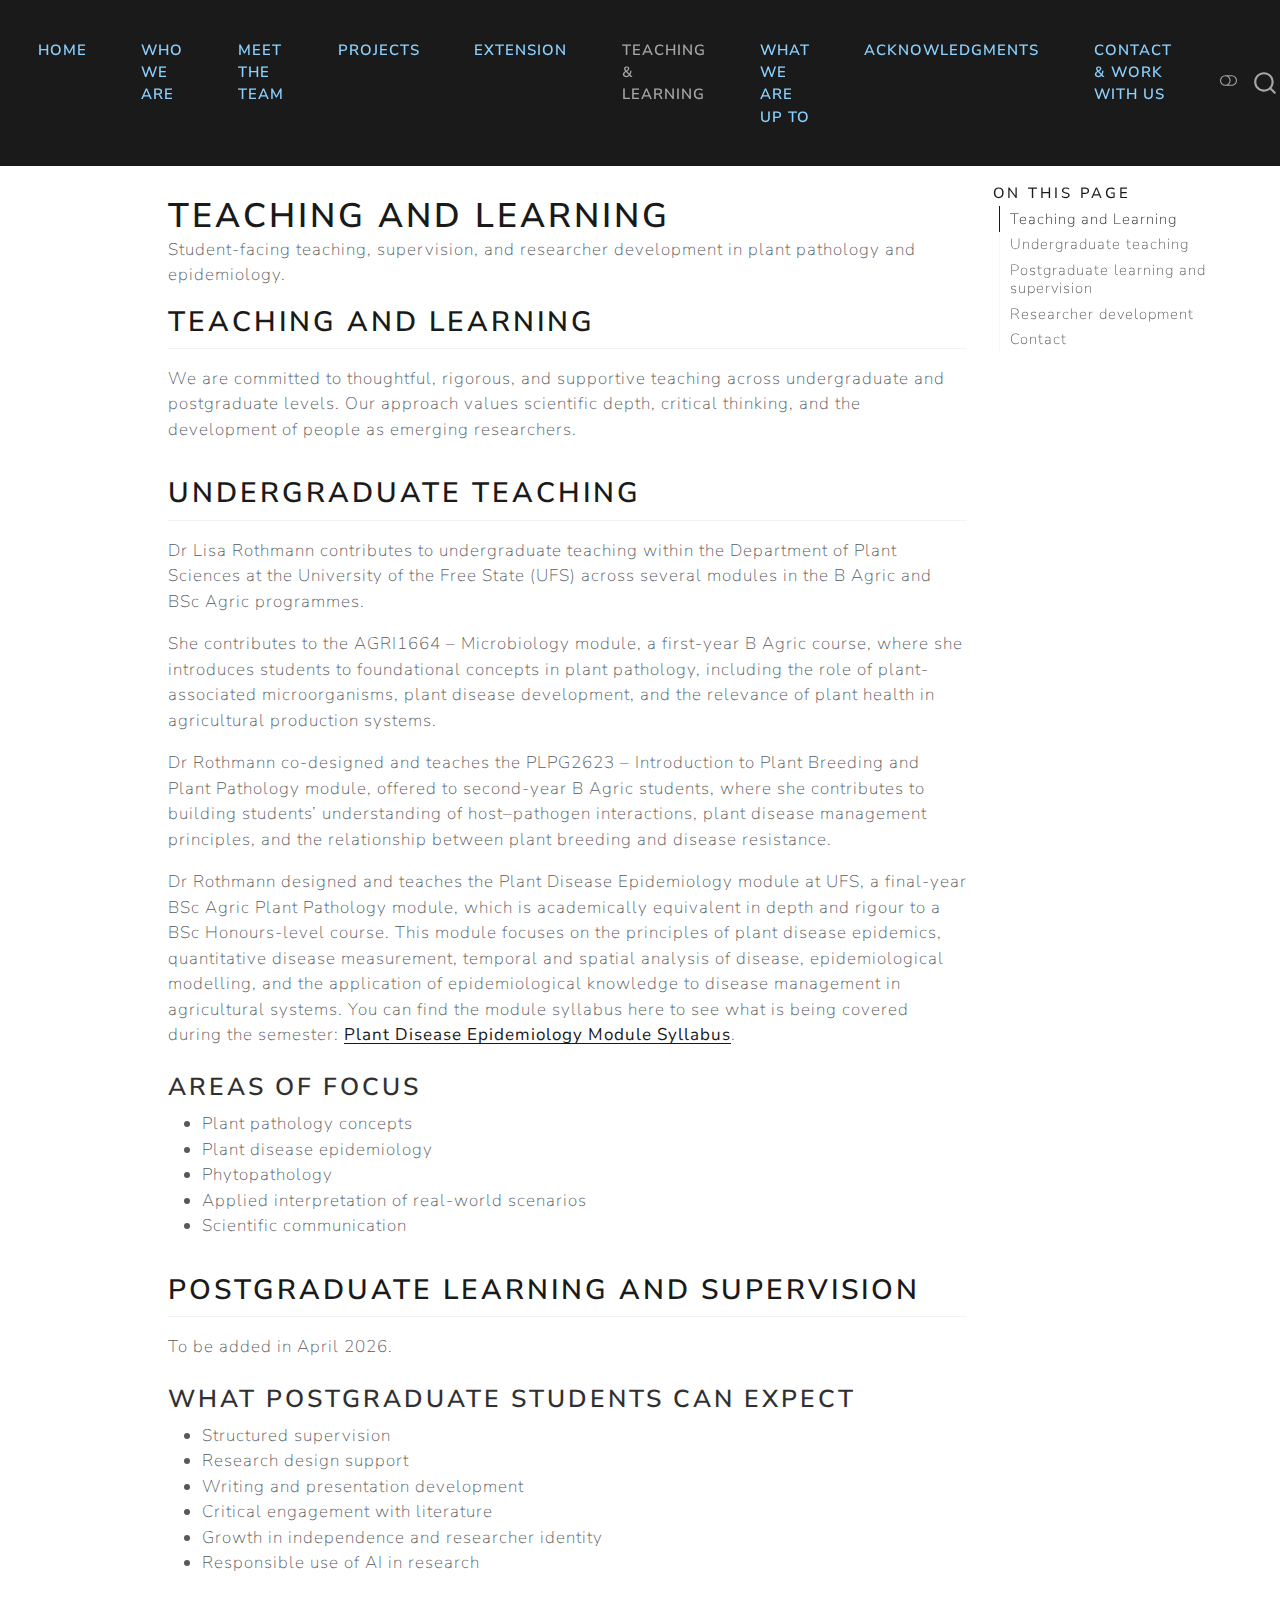
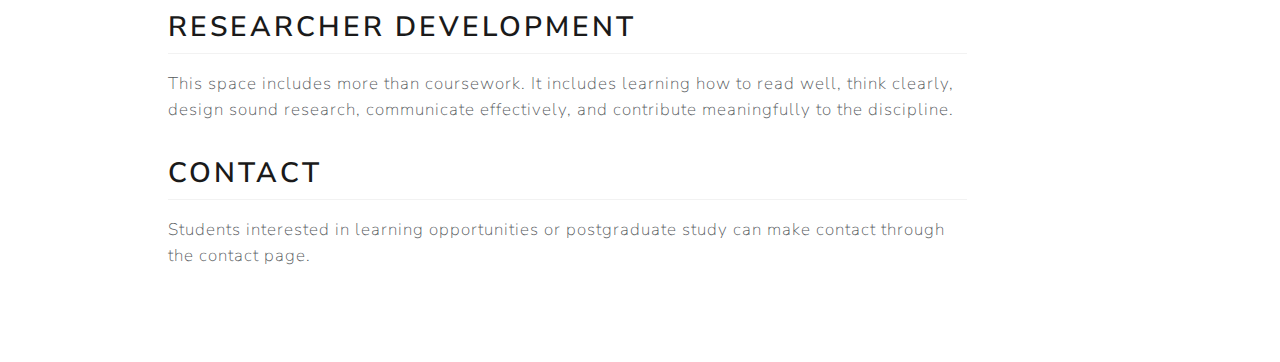
<file: docs/teaching and learning.html>
<!DOCTYPE html>
<html xmlns="http://www.w3.org/1999/xhtml" lang="en" xml:lang="en"><head>

<meta charset="utf-8">
<meta name="generator" content="quarto-1.8.26">

<meta name="viewport" content="width=device-width, initial-scale=1.0, user-scalable=yes">

<meta name="description" content="Student-facing teaching, supervision, and researcher development in plant pathology and epidemiology.">

<title>Teaching and Learning – McLab Field Pathology &amp; Epidemiology Group</title>
<style>
code{white-space: pre-wrap;}
span.smallcaps{font-variant: small-caps;}
div.columns{display: flex; gap: min(4vw, 1.5em);}
div.column{flex: auto; overflow-x: auto;}
div.hanging-indent{margin-left: 1.5em; text-indent: -1.5em;}
ul.task-list{list-style: none;}
ul.task-list li input[type="checkbox"] {
  width: 0.8em;
  margin: 0 0.8em 0.2em -1em; /* quarto-specific, see https://github.com/quarto-dev/quarto-cli/issues/4556 */ 
  vertical-align: middle;
}
</style>


<script src="site_libs/quarto-nav/quarto-nav.js"></script>
<script src="site_libs/quarto-nav/headroom.min.js"></script>
<script src="site_libs/clipboard/clipboard.min.js"></script>
<script src="site_libs/quarto-search/autocomplete.umd.js"></script>
<script src="site_libs/quarto-search/fuse.min.js"></script>
<script src="site_libs/quarto-search/quarto-search.js"></script>
<meta name="quarto:offset" content="./">
<script src="site_libs/quarto-html/quarto.js" type="module"></script>
<script src="site_libs/quarto-html/tabsets/tabsets.js" type="module"></script>
<script src="site_libs/quarto-html/axe/axe-check.js" type="module"></script>
<script src="site_libs/quarto-html/popper.min.js"></script>
<script src="site_libs/quarto-html/tippy.umd.min.js"></script>
<script src="site_libs/quarto-html/anchor.min.js"></script>
<link href="site_libs/quarto-html/tippy.css" rel="stylesheet">
<link href="site_libs/quarto-html/quarto-syntax-highlighting-587c61ba64f3a5504c4d52d930310e48.css" rel="stylesheet" class="quarto-color-scheme" id="quarto-text-highlighting-styles">
<link href="site_libs/quarto-html/quarto-syntax-highlighting-dark-b758ccaa5987ceb1b75504551e579abf.css" rel="stylesheet" class="quarto-color-scheme quarto-color-alternate" id="quarto-text-highlighting-styles">
<link href="site_libs/quarto-html/quarto-syntax-highlighting-587c61ba64f3a5504c4d52d930310e48.css" rel="stylesheet" class="quarto-color-scheme-extra" id="quarto-text-highlighting-styles">
<script src="site_libs/bootstrap/bootstrap.min.js"></script>
<link href="site_libs/bootstrap/bootstrap-icons.css" rel="stylesheet">
<link href="site_libs/bootstrap/bootstrap-cc1d64809b8ed731f92ea1275fe9f05b.min.css" rel="stylesheet" append-hash="true" class="quarto-color-scheme" id="quarto-bootstrap" data-mode="light">
<link href="site_libs/bootstrap/bootstrap-dark-24772959a0e306aba8d7698078628ce7.min.css" rel="stylesheet" append-hash="true" class="quarto-color-scheme quarto-color-alternate" id="quarto-bootstrap" data-mode="dark">
<link href="site_libs/bootstrap/bootstrap-cc1d64809b8ed731f92ea1275fe9f05b.min.css" rel="stylesheet" append-hash="true" class="quarto-color-scheme-extra" id="quarto-bootstrap" data-mode="light">
<script id="quarto-search-options" type="application/json">{
  "location": "navbar",
  "copy-button": false,
  "collapse-after": 3,
  "panel-placement": "end",
  "type": "overlay",
  "limit": 50,
  "keyboard-shortcut": [
    "f",
    "/",
    "s"
  ],
  "show-item-context": false,
  "language": {
    "search-no-results-text": "No results",
    "search-matching-documents-text": "matching documents",
    "search-copy-link-title": "Copy link to search",
    "search-hide-matches-text": "Hide additional matches",
    "search-more-match-text": "more match in this document",
    "search-more-matches-text": "more matches in this document",
    "search-clear-button-title": "Clear",
    "search-text-placeholder": "",
    "search-detached-cancel-button-title": "Cancel",
    "search-submit-button-title": "Submit",
    "search-label": "Search"
  }
}</script>


<link rel="stylesheet" href="styles.css">
</head>

<body class="nav-fixed quarto-light"><script id="quarto-html-before-body" type="application/javascript">
    const toggleBodyColorMode = (bsSheetEl) => {
      const mode = bsSheetEl.getAttribute("data-mode");
      const bodyEl = window.document.querySelector("body");
      if (mode === "dark") {
        bodyEl.classList.add("quarto-dark");
        bodyEl.classList.remove("quarto-light");
      } else {
        bodyEl.classList.add("quarto-light");
        bodyEl.classList.remove("quarto-dark");
      }
    }
    const toggleBodyColorPrimary = () => {
      const bsSheetEl = window.document.querySelector("link#quarto-bootstrap:not([rel=disabled-stylesheet])");
      if (bsSheetEl) {
        toggleBodyColorMode(bsSheetEl);
      }
    }
    const setColorSchemeToggle = (alternate) => {
      const toggles = window.document.querySelectorAll('.quarto-color-scheme-toggle');
      for (let i=0; i < toggles.length; i++) {
        const toggle = toggles[i];
        if (toggle) {
          if (alternate) {
            toggle.classList.add("alternate");
          } else {
            toggle.classList.remove("alternate");
          }
        }
      }
    };
    const toggleColorMode = (alternate) => {
      // Switch the stylesheets
      const primaryStylesheets = window.document.querySelectorAll('link.quarto-color-scheme:not(.quarto-color-alternate)');
      const alternateStylesheets = window.document.querySelectorAll('link.quarto-color-scheme.quarto-color-alternate');
      manageTransitions('#quarto-margin-sidebar .nav-link', false);
      if (alternate) {
        // note: dark is layered on light, we don't disable primary!
        enableStylesheet(alternateStylesheets);
        for (const sheetNode of alternateStylesheets) {
          if (sheetNode.id === "quarto-bootstrap") {
            toggleBodyColorMode(sheetNode);
          }
        }
      } else {
        disableStylesheet(alternateStylesheets);
        enableStylesheet(primaryStylesheets)
        toggleBodyColorPrimary();
      }
      manageTransitions('#quarto-margin-sidebar .nav-link', true);
      // Switch the toggles
      setColorSchemeToggle(alternate)
      // Hack to workaround the fact that safari doesn't
      // properly recolor the scrollbar when toggling (#1455)
      if (navigator.userAgent.indexOf('Safari') > 0 && navigator.userAgent.indexOf('Chrome') == -1) {
        manageTransitions("body", false);
        window.scrollTo(0, 1);
        setTimeout(() => {
          window.scrollTo(0, 0);
          manageTransitions("body", true);
        }, 40);
      }
    }
    const disableStylesheet = (stylesheets) => {
      for (let i=0; i < stylesheets.length; i++) {
        const stylesheet = stylesheets[i];
        stylesheet.rel = 'disabled-stylesheet';
      }
    }
    const enableStylesheet = (stylesheets) => {
      for (let i=0; i < stylesheets.length; i++) {
        const stylesheet = stylesheets[i];
        if(stylesheet.rel !== 'stylesheet') { // for Chrome, which will still FOUC without this check
          stylesheet.rel = 'stylesheet';
        }
      }
    }
    const manageTransitions = (selector, allowTransitions) => {
      const els = window.document.querySelectorAll(selector);
      for (let i=0; i < els.length; i++) {
        const el = els[i];
        if (allowTransitions) {
          el.classList.remove('notransition');
        } else {
          el.classList.add('notransition');
        }
      }
    }
    const isFileUrl = () => {
      return window.location.protocol === 'file:';
    }
    const hasAlternateSentinel = () => {
      let styleSentinel = getColorSchemeSentinel();
      if (styleSentinel !== null) {
        return styleSentinel === "alternate";
      } else {
        return false;
      }
    }
    const setStyleSentinel = (alternate) => {
      const value = alternate ? "alternate" : "default";
      if (!isFileUrl()) {
        window.localStorage.setItem("quarto-color-scheme", value);
      } else {
        localAlternateSentinel = value;
      }
    }
    const getColorSchemeSentinel = () => {
      if (!isFileUrl()) {
        const storageValue = window.localStorage.getItem("quarto-color-scheme");
        return storageValue != null ? storageValue : localAlternateSentinel;
      } else {
        return localAlternateSentinel;
      }
    }
    const toggleGiscusIfUsed = (isAlternate, darkModeDefault) => {
      const baseTheme = document.querySelector('#giscus-base-theme')?.value ?? 'light';
      const alternateTheme = document.querySelector('#giscus-alt-theme')?.value ?? 'dark';
      let newTheme = '';
      if(authorPrefersDark) {
        newTheme = isAlternate ? baseTheme : alternateTheme;
      } else {
        newTheme = isAlternate ? alternateTheme : baseTheme;
      }
      const changeGiscusTheme = () => {
        // From: https://github.com/giscus/giscus/issues/336
        const sendMessage = (message) => {
          const iframe = document.querySelector('iframe.giscus-frame');
          if (!iframe) return;
          iframe.contentWindow.postMessage({ giscus: message }, 'https://giscus.app');
        }
        sendMessage({
          setConfig: {
            theme: newTheme
          }
        });
      }
      const isGiscussLoaded = window.document.querySelector('iframe.giscus-frame') !== null;
      if (isGiscussLoaded) {
        changeGiscusTheme();
      }
    };
    const authorPrefersDark = false;
    const darkModeDefault = authorPrefersDark;
      document.querySelector('link#quarto-text-highlighting-styles.quarto-color-scheme-extra').rel = 'disabled-stylesheet';
      document.querySelector('link#quarto-bootstrap.quarto-color-scheme-extra').rel = 'disabled-stylesheet';
    let localAlternateSentinel = darkModeDefault ? 'alternate' : 'default';
    // Dark / light mode switch
    window.quartoToggleColorScheme = () => {
      // Read the current dark / light value
      let toAlternate = !hasAlternateSentinel();
      toggleColorMode(toAlternate);
      setStyleSentinel(toAlternate);
      toggleGiscusIfUsed(toAlternate, darkModeDefault);
      window.dispatchEvent(new Event('resize'));
    };
    // Switch to dark mode if need be
    if (hasAlternateSentinel()) {
      toggleColorMode(true);
    } else {
      toggleColorMode(false);
    }
  </script>

<div id="quarto-search-results"></div>
  <header id="quarto-header" class="headroom fixed-top">
    <nav class="navbar navbar-expand-lg " data-bs-theme="dark">
      <div class="navbar-container container-fluid">
      <div class="navbar-brand-container mx-auto">
    <a class="navbar-brand" href="./index.html">
    <span class="navbar-title">McLab Field Pathology &amp; Epidemiology Group</span>
    </a>
  </div>
            <div id="quarto-search" class="" title="Search"></div>
          <button class="navbar-toggler" type="button" data-bs-toggle="collapse" data-bs-target="#navbarCollapse" aria-controls="navbarCollapse" role="menu" aria-expanded="false" aria-label="Toggle navigation" onclick="if (window.quartoToggleHeadroom) { window.quartoToggleHeadroom(); }">
  <span class="navbar-toggler-icon"></span>
</button>
          <div class="collapse navbar-collapse" id="navbarCollapse">
            <ul class="navbar-nav navbar-nav-scroll me-auto">
  <li class="nav-item">
    <a class="nav-link" href="./index.html"> 
<span class="menu-text">Home</span></a>
  </li>  
  <li class="nav-item">
    <a class="nav-link" href="./about.html"> 
<span class="menu-text">Who We Are</span></a>
  </li>  
  <li class="nav-item">
    <a class="nav-link" href="./team.html"> 
<span class="menu-text">Meet the Team</span></a>
  </li>  
  <li class="nav-item">
    <a class="nav-link" href="./projects.html"> 
<span class="menu-text">Projects</span></a>
  </li>  
  <li class="nav-item">
    <a class="nav-link" href="./extension.html"> 
<span class="menu-text">Extension</span></a>
  </li>  
  <li class="nav-item">
    <a class="nav-link active" href="./teaching and learning.html" aria-current="page"> 
<span class="menu-text">Teaching &amp; Learning</span></a>
  </li>  
  <li class="nav-item">
    <a class="nav-link" href="./updates.html"> 
<span class="menu-text">What We Are Up To</span></a>
  </li>  
  <li class="nav-item">
    <a class="nav-link" href="./acknowledgments.html"> 
<span class="menu-text">Acknowledgments</span></a>
  </li>  
  <li class="nav-item">
    <a class="nav-link" href="./contact.html"> 
<span class="menu-text">Contact &amp; Work With Us</span></a>
  </li>  
</ul>
          </div> <!-- /navcollapse -->
            <div class="quarto-navbar-tools">
  <a href="" class="quarto-color-scheme-toggle quarto-navigation-tool  px-1" onclick="window.quartoToggleColorScheme(); return false;" title="Toggle dark mode"><i class="bi"></i></a>
</div>
      </div> <!-- /container-fluid -->
    </nav>
</header>
<!-- content -->
<div id="quarto-content" class="quarto-container page-columns page-rows-contents page-layout-article page-navbar">
<!-- sidebar -->
<!-- margin-sidebar -->
    <div id="quarto-margin-sidebar" class="sidebar margin-sidebar">
        <nav id="TOC" role="doc-toc" class="toc-active">
    <h2 id="toc-title">On this page</h2>
   
  <ul>
  <li><a href="#teaching-and-learning" id="toc-teaching-and-learning" class="nav-link active" data-scroll-target="#teaching-and-learning">Teaching and Learning</a></li>
  <li><a href="#undergraduate-teaching" id="toc-undergraduate-teaching" class="nav-link" data-scroll-target="#undergraduate-teaching">Undergraduate teaching</a>
  <ul class="collapse">
  <li><a href="#areas-of-focus" id="toc-areas-of-focus" class="nav-link" data-scroll-target="#areas-of-focus">Areas of focus</a></li>
  </ul></li>
  <li><a href="#postgraduate-learning-and-supervision" id="toc-postgraduate-learning-and-supervision" class="nav-link" data-scroll-target="#postgraduate-learning-and-supervision">Postgraduate learning and supervision</a>
  <ul class="collapse">
  <li><a href="#what-postgraduate-students-can-expect" id="toc-what-postgraduate-students-can-expect" class="nav-link" data-scroll-target="#what-postgraduate-students-can-expect">What postgraduate students can expect</a></li>
  </ul></li>
  <li><a href="#researcher-development" id="toc-researcher-development" class="nav-link" data-scroll-target="#researcher-development">Researcher development</a></li>
  <li><a href="#contact" id="toc-contact" class="nav-link" data-scroll-target="#contact">Contact</a></li>
  </ul>
</nav>
    </div>
<!-- main -->
<main class="content" id="quarto-document-content">


<header id="title-block-header" class="quarto-title-block default">
<div class="quarto-title">
<h1 class="title">Teaching and Learning</h1>
</div>

<div>
  <div class="description">
    Student-facing teaching, supervision, and researcher development in plant pathology and epidemiology.
  </div>
</div>


<div class="quarto-title-meta">

    
  
    
  </div>
  


</header>


<section id="teaching-and-learning" class="level2">
<h2 class="anchored" data-anchor-id="teaching-and-learning">Teaching and Learning</h2>
<p>We are committed to thoughtful, rigorous, and supportive teaching across undergraduate and postgraduate levels. Our approach values scientific depth, critical thinking, and the development of people as emerging researchers.</p>
</section>
<section id="undergraduate-teaching" class="level2">
<h2 class="anchored" data-anchor-id="undergraduate-teaching">Undergraduate teaching</h2>
<p>Dr Lisa Rothmann contributes to undergraduate teaching within the Department of Plant Sciences at the University of the Free State (UFS) across several modules in the B Agric and BSc Agric programmes.</p>
<p>She contributes to the AGRI1664 – Microbiology module, a first-year B Agric course, where she introduces students to foundational concepts in plant pathology, including the role of plant-associated microorganisms, plant disease development, and the relevance of plant health in agricultural production systems.</p>
<p>Dr Rothmann co-designed and teaches the PLPG2623 – Introduction to Plant Breeding and Plant Pathology module, offered to second-year B Agric students, where she contributes to building students’ understanding of host–pathogen interactions, plant disease management principles, and the relationship between plant breeding and disease resistance.</p>
<p>Dr Rothmann designed and teaches the Plant Disease Epidemiology module at UFS, a final-year BSc Agric Plant Pathology module, which is academically equivalent in depth and rigour to a BSc Honours-level course. This module focuses on the principles of plant disease epidemics, quantitative disease measurement, temporal and spatial analysis of disease, epidemiological modelling, and the application of epidemiological knowledge to disease management in agricultural systems. You can find the module syllabus here to see what is being covered during the semester: <a href="https://docs.google.com/document/d/1QVIBJ0FxJoRudafpO8dtWtY0vobUBf9aqXHWpvpg2DQ/edit?usp=sharing" target="_blank">Plant Disease Epidemiology Module Syllabus</a>.</p>
<section id="areas-of-focus" class="level3">
<h3 class="anchored" data-anchor-id="areas-of-focus">Areas of focus</h3>
<ul>
<li>Plant pathology concepts</li>
<li>Plant disease epidemiology</li>
<li>Phytopathology</li>
<li>Applied interpretation of real-world scenarios</li>
<li>Scientific communication</li>
</ul>
</section>
</section>
<section id="postgraduate-learning-and-supervision" class="level2">
<h2 class="anchored" data-anchor-id="postgraduate-learning-and-supervision">Postgraduate learning and supervision</h2>
<p>To be added in April 2026.</p>
<section id="what-postgraduate-students-can-expect" class="level3">
<h3 class="anchored" data-anchor-id="what-postgraduate-students-can-expect">What postgraduate students can expect</h3>
<ul>
<li>Structured supervision</li>
<li>Research design support</li>
<li>Writing and presentation development</li>
<li>Critical engagement with literature</li>
<li>Growth in independence and researcher identity</li>
<li>Responsible use of AI in research</li>
</ul>
</section>
</section>
<section id="researcher-development" class="level2">
<h2 class="anchored" data-anchor-id="researcher-development">Researcher development</h2>
<p>This space includes more than coursework. It includes learning how to read well, think clearly, design sound research, communicate effectively, and contribute meaningfully to the discipline.</p>
</section>
<section id="contact" class="level2">
<h2 class="anchored" data-anchor-id="contact">Contact</h2>
<p>Students interested in learning opportunities or postgraduate study can make contact through the contact page.</p>


</section>

</main> <!-- /main -->
<script id="quarto-html-after-body" type="application/javascript">
  window.document.addEventListener("DOMContentLoaded", function (event) {
    // Ensure there is a toggle, if there isn't float one in the top right
    if (window.document.querySelector('.quarto-color-scheme-toggle') === null) {
      const a = window.document.createElement('a');
      a.classList.add('top-right');
      a.classList.add('quarto-color-scheme-toggle');
      a.href = "";
      a.onclick = function() { try { window.quartoToggleColorScheme(); } catch {} return false; };
      const i = window.document.createElement("i");
      i.classList.add('bi');
      a.appendChild(i);
      window.document.body.appendChild(a);
    }
    setColorSchemeToggle(hasAlternateSentinel())
    const icon = "";
    const anchorJS = new window.AnchorJS();
    anchorJS.options = {
      placement: 'right',
      icon: icon
    };
    anchorJS.add('.anchored');
    const isCodeAnnotation = (el) => {
      for (const clz of el.classList) {
        if (clz.startsWith('code-annotation-')) {                     
          return true;
        }
      }
      return false;
    }
    const onCopySuccess = function(e) {
      // button target
      const button = e.trigger;
      // don't keep focus
      button.blur();
      // flash "checked"
      button.classList.add('code-copy-button-checked');
      var currentTitle = button.getAttribute("title");
      button.setAttribute("title", "Copied!");
      let tooltip;
      if (window.bootstrap) {
        button.setAttribute("data-bs-toggle", "tooltip");
        button.setAttribute("data-bs-placement", "left");
        button.setAttribute("data-bs-title", "Copied!");
        tooltip = new bootstrap.Tooltip(button, 
          { trigger: "manual", 
            customClass: "code-copy-button-tooltip",
            offset: [0, -8]});
        tooltip.show();    
      }
      setTimeout(function() {
        if (tooltip) {
          tooltip.hide();
          button.removeAttribute("data-bs-title");
          button.removeAttribute("data-bs-toggle");
          button.removeAttribute("data-bs-placement");
        }
        button.setAttribute("title", currentTitle);
        button.classList.remove('code-copy-button-checked');
      }, 1000);
      // clear code selection
      e.clearSelection();
    }
    const getTextToCopy = function(trigger) {
      const outerScaffold = trigger.parentElement.cloneNode(true);
      const codeEl = outerScaffold.querySelector('code');
      for (const childEl of codeEl.children) {
        if (isCodeAnnotation(childEl)) {
          childEl.remove();
        }
      }
      return codeEl.innerText;
    }
    const clipboard = new window.ClipboardJS('.code-copy-button:not([data-in-quarto-modal])', {
      text: getTextToCopy
    });
    clipboard.on('success', onCopySuccess);
    if (window.document.getElementById('quarto-embedded-source-code-modal')) {
      const clipboardModal = new window.ClipboardJS('.code-copy-button[data-in-quarto-modal]', {
        text: getTextToCopy,
        container: window.document.getElementById('quarto-embedded-source-code-modal')
      });
      clipboardModal.on('success', onCopySuccess);
    }
      var localhostRegex = new RegExp(/^(?:http|https):\/\/localhost\:?[0-9]*\//);
      var mailtoRegex = new RegExp(/^mailto:/);
        var filterRegex = new RegExp("https:\/\/mclab-plant-pathology\.co\.za");
      var isInternal = (href) => {
          return filterRegex.test(href) || localhostRegex.test(href) || mailtoRegex.test(href);
      }
      // Inspect non-navigation links and adorn them if external
     var links = window.document.querySelectorAll('a[href]:not(.nav-link):not(.navbar-brand):not(.toc-action):not(.sidebar-link):not(.sidebar-item-toggle):not(.pagination-link):not(.no-external):not([aria-hidden]):not(.dropdown-item):not(.quarto-navigation-tool):not(.about-link)');
      for (var i=0; i<links.length; i++) {
        const link = links[i];
        if (!isInternal(link.href)) {
          // undo the damage that might have been done by quarto-nav.js in the case of
          // links that we want to consider external
          if (link.dataset.originalHref !== undefined) {
            link.href = link.dataset.originalHref;
          }
        }
      }
    function tippyHover(el, contentFn, onTriggerFn, onUntriggerFn) {
      const config = {
        allowHTML: true,
        maxWidth: 500,
        delay: 100,
        arrow: false,
        appendTo: function(el) {
            return el.parentElement;
        },
        interactive: true,
        interactiveBorder: 10,
        theme: 'quarto',
        placement: 'bottom-start',
      };
      if (contentFn) {
        config.content = contentFn;
      }
      if (onTriggerFn) {
        config.onTrigger = onTriggerFn;
      }
      if (onUntriggerFn) {
        config.onUntrigger = onUntriggerFn;
      }
      window.tippy(el, config); 
    }
    const noterefs = window.document.querySelectorAll('a[role="doc-noteref"]');
    for (var i=0; i<noterefs.length; i++) {
      const ref = noterefs[i];
      tippyHover(ref, function() {
        // use id or data attribute instead here
        let href = ref.getAttribute('data-footnote-href') || ref.getAttribute('href');
        try { href = new URL(href).hash; } catch {}
        const id = href.replace(/^#\/?/, "");
        const note = window.document.getElementById(id);
        if (note) {
          return note.innerHTML;
        } else {
          return "";
        }
      });
    }
    const xrefs = window.document.querySelectorAll('a.quarto-xref');
    const processXRef = (id, note) => {
      // Strip column container classes
      const stripColumnClz = (el) => {
        el.classList.remove("page-full", "page-columns");
        if (el.children) {
          for (const child of el.children) {
            stripColumnClz(child);
          }
        }
      }
      stripColumnClz(note)
      if (id === null || id.startsWith('sec-')) {
        // Special case sections, only their first couple elements
        const container = document.createElement("div");
        if (note.children && note.children.length > 2) {
          container.appendChild(note.children[0].cloneNode(true));
          for (let i = 1; i < note.children.length; i++) {
            const child = note.children[i];
            if (child.tagName === "P" && child.innerText === "") {
              continue;
            } else {
              container.appendChild(child.cloneNode(true));
              break;
            }
          }
          if (window.Quarto?.typesetMath) {
            window.Quarto.typesetMath(container);
          }
          return container.innerHTML
        } else {
          if (window.Quarto?.typesetMath) {
            window.Quarto.typesetMath(note);
          }
          return note.innerHTML;
        }
      } else {
        // Remove any anchor links if they are present
        const anchorLink = note.querySelector('a.anchorjs-link');
        if (anchorLink) {
          anchorLink.remove();
        }
        if (window.Quarto?.typesetMath) {
          window.Quarto.typesetMath(note);
        }
        if (note.classList.contains("callout")) {
          return note.outerHTML;
        } else {
          return note.innerHTML;
        }
      }
    }
    for (var i=0; i<xrefs.length; i++) {
      const xref = xrefs[i];
      tippyHover(xref, undefined, function(instance) {
        instance.disable();
        let url = xref.getAttribute('href');
        let hash = undefined; 
        if (url.startsWith('#')) {
          hash = url;
        } else {
          try { hash = new URL(url).hash; } catch {}
        }
        if (hash) {
          const id = hash.replace(/^#\/?/, "");
          const note = window.document.getElementById(id);
          if (note !== null) {
            try {
              const html = processXRef(id, note.cloneNode(true));
              instance.setContent(html);
            } finally {
              instance.enable();
              instance.show();
            }
          } else {
            // See if we can fetch this
            fetch(url.split('#')[0])
            .then(res => res.text())
            .then(html => {
              const parser = new DOMParser();
              const htmlDoc = parser.parseFromString(html, "text/html");
              const note = htmlDoc.getElementById(id);
              if (note !== null) {
                const html = processXRef(id, note);
                instance.setContent(html);
              } 
            }).finally(() => {
              instance.enable();
              instance.show();
            });
          }
        } else {
          // See if we can fetch a full url (with no hash to target)
          // This is a special case and we should probably do some content thinning / targeting
          fetch(url)
          .then(res => res.text())
          .then(html => {
            const parser = new DOMParser();
            const htmlDoc = parser.parseFromString(html, "text/html");
            const note = htmlDoc.querySelector('main.content');
            if (note !== null) {
              // This should only happen for chapter cross references
              // (since there is no id in the URL)
              // remove the first header
              if (note.children.length > 0 && note.children[0].tagName === "HEADER") {
                note.children[0].remove();
              }
              const html = processXRef(null, note);
              instance.setContent(html);
            } 
          }).finally(() => {
            instance.enable();
            instance.show();
          });
        }
      }, function(instance) {
      });
    }
        let selectedAnnoteEl;
        const selectorForAnnotation = ( cell, annotation) => {
          let cellAttr = 'data-code-cell="' + cell + '"';
          let lineAttr = 'data-code-annotation="' +  annotation + '"';
          const selector = 'span[' + cellAttr + '][' + lineAttr + ']';
          return selector;
        }
        const selectCodeLines = (annoteEl) => {
          const doc = window.document;
          const targetCell = annoteEl.getAttribute("data-target-cell");
          const targetAnnotation = annoteEl.getAttribute("data-target-annotation");
          const annoteSpan = window.document.querySelector(selectorForAnnotation(targetCell, targetAnnotation));
          const lines = annoteSpan.getAttribute("data-code-lines").split(",");
          const lineIds = lines.map((line) => {
            return targetCell + "-" + line;
          })
          let top = null;
          let height = null;
          let parent = null;
          if (lineIds.length > 0) {
              //compute the position of the single el (top and bottom and make a div)
              const el = window.document.getElementById(lineIds[0]);
              top = el.offsetTop;
              height = el.offsetHeight;
              parent = el.parentElement.parentElement;
            if (lineIds.length > 1) {
              const lastEl = window.document.getElementById(lineIds[lineIds.length - 1]);
              const bottom = lastEl.offsetTop + lastEl.offsetHeight;
              height = bottom - top;
            }
            if (top !== null && height !== null && parent !== null) {
              // cook up a div (if necessary) and position it 
              let div = window.document.getElementById("code-annotation-line-highlight");
              if (div === null) {
                div = window.document.createElement("div");
                div.setAttribute("id", "code-annotation-line-highlight");
                div.style.position = 'absolute';
                parent.appendChild(div);
              }
              div.style.top = top - 2 + "px";
              div.style.height = height + 4 + "px";
              div.style.left = 0;
              let gutterDiv = window.document.getElementById("code-annotation-line-highlight-gutter");
              if (gutterDiv === null) {
                gutterDiv = window.document.createElement("div");
                gutterDiv.setAttribute("id", "code-annotation-line-highlight-gutter");
                gutterDiv.style.position = 'absolute';
                const codeCell = window.document.getElementById(targetCell);
                const gutter = codeCell.querySelector('.code-annotation-gutter');
                gutter.appendChild(gutterDiv);
              }
              gutterDiv.style.top = top - 2 + "px";
              gutterDiv.style.height = height + 4 + "px";
            }
            selectedAnnoteEl = annoteEl;
          }
        };
        const unselectCodeLines = () => {
          const elementsIds = ["code-annotation-line-highlight", "code-annotation-line-highlight-gutter"];
          elementsIds.forEach((elId) => {
            const div = window.document.getElementById(elId);
            if (div) {
              div.remove();
            }
          });
          selectedAnnoteEl = undefined;
        };
          // Handle positioning of the toggle
      window.addEventListener(
        "resize",
        throttle(() => {
          elRect = undefined;
          if (selectedAnnoteEl) {
            selectCodeLines(selectedAnnoteEl);
          }
        }, 10)
      );
      function throttle(fn, ms) {
      let throttle = false;
      let timer;
        return (...args) => {
          if(!throttle) { // first call gets through
              fn.apply(this, args);
              throttle = true;
          } else { // all the others get throttled
              if(timer) clearTimeout(timer); // cancel #2
              timer = setTimeout(() => {
                fn.apply(this, args);
                timer = throttle = false;
              }, ms);
          }
        };
      }
        // Attach click handler to the DT
        const annoteDls = window.document.querySelectorAll('dt[data-target-cell]');
        for (const annoteDlNode of annoteDls) {
          annoteDlNode.addEventListener('click', (event) => {
            const clickedEl = event.target;
            if (clickedEl !== selectedAnnoteEl) {
              unselectCodeLines();
              const activeEl = window.document.querySelector('dt[data-target-cell].code-annotation-active');
              if (activeEl) {
                activeEl.classList.remove('code-annotation-active');
              }
              selectCodeLines(clickedEl);
              clickedEl.classList.add('code-annotation-active');
            } else {
              // Unselect the line
              unselectCodeLines();
              clickedEl.classList.remove('code-annotation-active');
            }
          });
        }
    const findCites = (el) => {
      const parentEl = el.parentElement;
      if (parentEl) {
        const cites = parentEl.dataset.cites;
        if (cites) {
          return {
            el,
            cites: cites.split(' ')
          };
        } else {
          return findCites(el.parentElement)
        }
      } else {
        return undefined;
      }
    };
    var bibliorefs = window.document.querySelectorAll('a[role="doc-biblioref"]');
    for (var i=0; i<bibliorefs.length; i++) {
      const ref = bibliorefs[i];
      const citeInfo = findCites(ref);
      if (citeInfo) {
        tippyHover(citeInfo.el, function() {
          var popup = window.document.createElement('div');
          citeInfo.cites.forEach(function(cite) {
            var citeDiv = window.document.createElement('div');
            citeDiv.classList.add('hanging-indent');
            citeDiv.classList.add('csl-entry');
            var biblioDiv = window.document.getElementById('ref-' + cite);
            if (biblioDiv) {
              citeDiv.innerHTML = biblioDiv.innerHTML;
            }
            popup.appendChild(citeDiv);
          });
          return popup.innerHTML;
        });
      }
    }
  });
  </script>
</div> <!-- /content -->




</body></html>
</file>
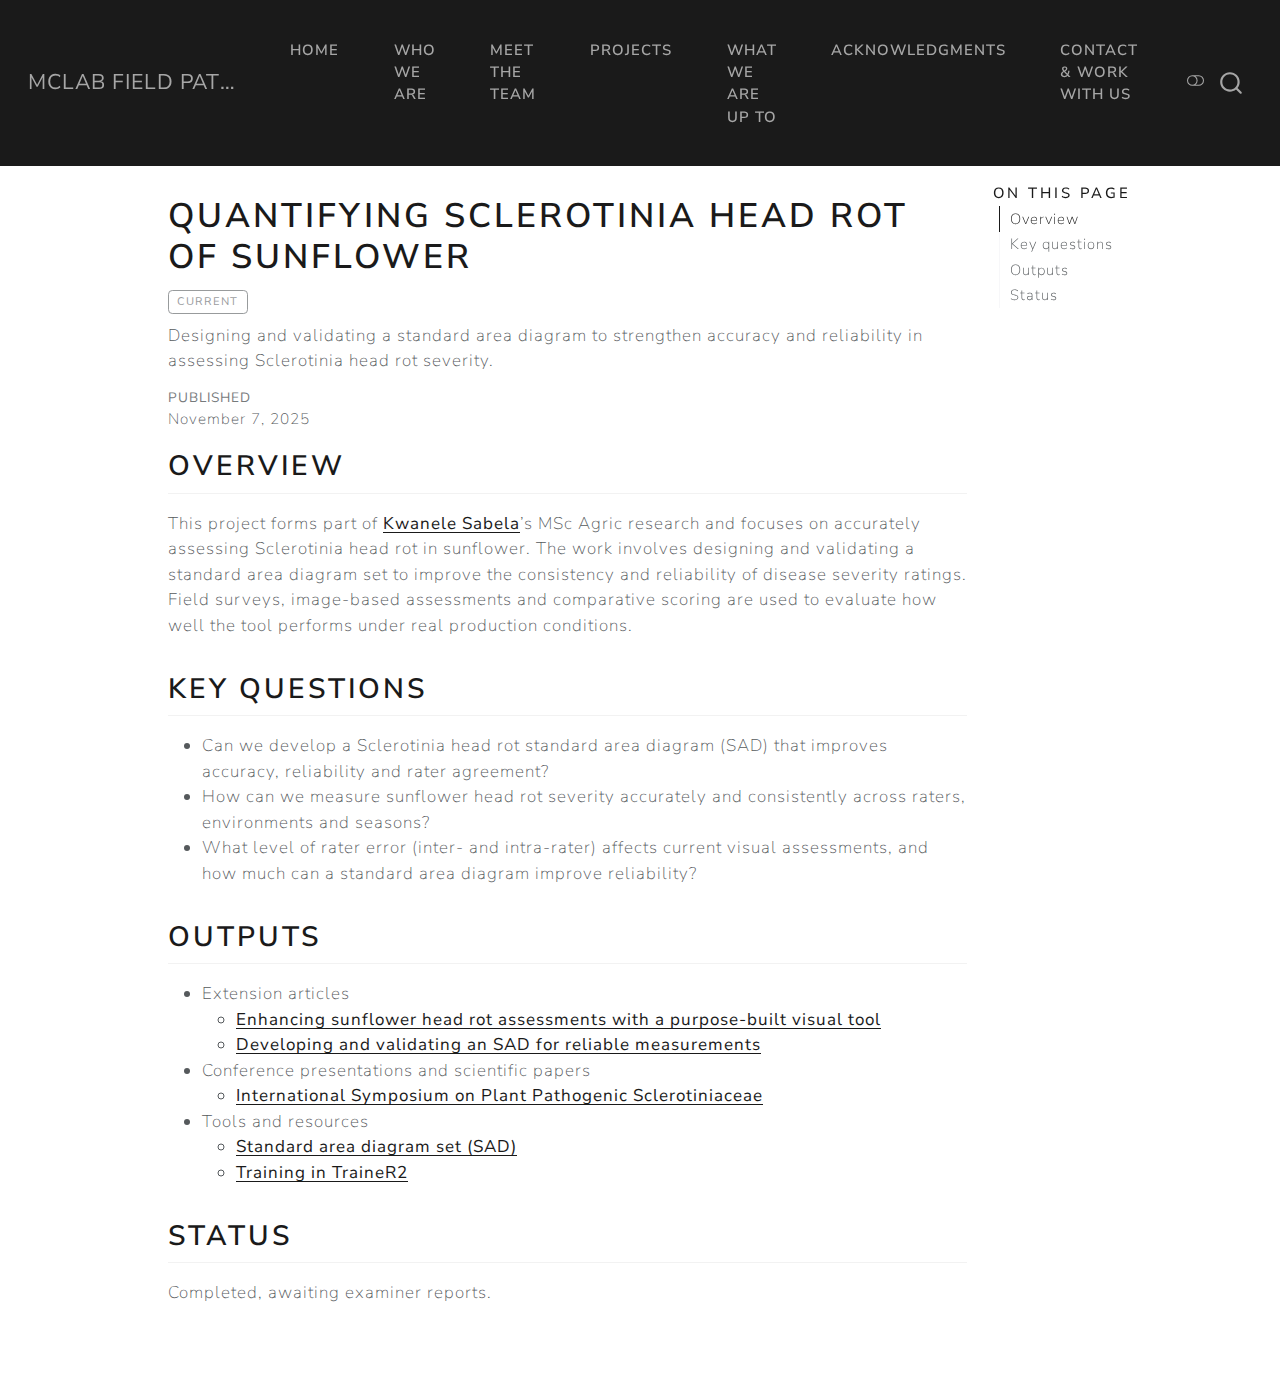
<file: docs/projects/2025-sunflower-head-rot.html>
<!DOCTYPE html>
<html xmlns="http://www.w3.org/1999/xhtml" lang="en" xml:lang="en"><head>

<meta charset="utf-8">
<meta name="generator" content="quarto-1.8.26">

<meta name="viewport" content="width=device-width, initial-scale=1.0, user-scalable=yes">

<meta name="dcterms.date" content="2025-11-07">
<meta name="description" content="Designing and validating a standard area diagram to strengthen accuracy and reliability in assessing Sclerotinia head rot severity.">

<title>Quantifying Sclerotinia head rot of sunflower – McLab Field Pathology &amp; Epidemiology Group</title>
<style>
code{white-space: pre-wrap;}
span.smallcaps{font-variant: small-caps;}
div.columns{display: flex; gap: min(4vw, 1.5em);}
div.column{flex: auto; overflow-x: auto;}
div.hanging-indent{margin-left: 1.5em; text-indent: -1.5em;}
ul.task-list{list-style: none;}
ul.task-list li input[type="checkbox"] {
  width: 0.8em;
  margin: 0 0.8em 0.2em -1em; /* quarto-specific, see https://github.com/quarto-dev/quarto-cli/issues/4556 */ 
  vertical-align: middle;
}
</style>


<script src="../site_libs/quarto-nav/quarto-nav.js"></script>
<script src="../site_libs/quarto-nav/headroom.min.js"></script>
<script src="../site_libs/clipboard/clipboard.min.js"></script>
<script src="../site_libs/quarto-search/autocomplete.umd.js"></script>
<script src="../site_libs/quarto-search/fuse.min.js"></script>
<script src="../site_libs/quarto-search/quarto-search.js"></script>
<meta name="quarto:offset" content="../">
<script src="../site_libs/quarto-html/quarto.js" type="module"></script>
<script src="../site_libs/quarto-html/tabsets/tabsets.js" type="module"></script>
<script src="../site_libs/quarto-html/axe/axe-check.js" type="module"></script>
<script src="../site_libs/quarto-html/popper.min.js"></script>
<script src="../site_libs/quarto-html/tippy.umd.min.js"></script>
<script src="../site_libs/quarto-html/anchor.min.js"></script>
<link href="../site_libs/quarto-html/tippy.css" rel="stylesheet">
<link href="../site_libs/quarto-html/quarto-syntax-highlighting-587c61ba64f3a5504c4d52d930310e48.css" rel="stylesheet" class="quarto-color-scheme" id="quarto-text-highlighting-styles">
<link href="../site_libs/quarto-html/quarto-syntax-highlighting-dark-b758ccaa5987ceb1b75504551e579abf.css" rel="stylesheet" class="quarto-color-scheme quarto-color-alternate" id="quarto-text-highlighting-styles">
<link href="../site_libs/quarto-html/quarto-syntax-highlighting-587c61ba64f3a5504c4d52d930310e48.css" rel="stylesheet" class="quarto-color-scheme-extra" id="quarto-text-highlighting-styles">
<script src="../site_libs/bootstrap/bootstrap.min.js"></script>
<link href="../site_libs/bootstrap/bootstrap-icons.css" rel="stylesheet">
<link href="../site_libs/bootstrap/bootstrap-cc1d64809b8ed731f92ea1275fe9f05b.min.css" rel="stylesheet" append-hash="true" class="quarto-color-scheme" id="quarto-bootstrap" data-mode="light">
<link href="../site_libs/bootstrap/bootstrap-dark-24772959a0e306aba8d7698078628ce7.min.css" rel="stylesheet" append-hash="true" class="quarto-color-scheme quarto-color-alternate" id="quarto-bootstrap" data-mode="dark">
<link href="../site_libs/bootstrap/bootstrap-cc1d64809b8ed731f92ea1275fe9f05b.min.css" rel="stylesheet" append-hash="true" class="quarto-color-scheme-extra" id="quarto-bootstrap" data-mode="light">
<script id="quarto-search-options" type="application/json">{
  "location": "navbar",
  "copy-button": false,
  "collapse-after": 3,
  "panel-placement": "end",
  "type": "overlay",
  "limit": 50,
  "keyboard-shortcut": [
    "f",
    "/",
    "s"
  ],
  "show-item-context": false,
  "language": {
    "search-no-results-text": "No results",
    "search-matching-documents-text": "matching documents",
    "search-copy-link-title": "Copy link to search",
    "search-hide-matches-text": "Hide additional matches",
    "search-more-match-text": "more match in this document",
    "search-more-matches-text": "more matches in this document",
    "search-clear-button-title": "Clear",
    "search-text-placeholder": "",
    "search-detached-cancel-button-title": "Cancel",
    "search-submit-button-title": "Submit",
    "search-label": "Search"
  }
}</script>


<link rel="stylesheet" href="../styles.qscss">
</head>

<body class="nav-fixed quarto-light"><script id="quarto-html-before-body" type="application/javascript">
    const toggleBodyColorMode = (bsSheetEl) => {
      const mode = bsSheetEl.getAttribute("data-mode");
      const bodyEl = window.document.querySelector("body");
      if (mode === "dark") {
        bodyEl.classList.add("quarto-dark");
        bodyEl.classList.remove("quarto-light");
      } else {
        bodyEl.classList.add("quarto-light");
        bodyEl.classList.remove("quarto-dark");
      }
    }
    const toggleBodyColorPrimary = () => {
      const bsSheetEl = window.document.querySelector("link#quarto-bootstrap:not([rel=disabled-stylesheet])");
      if (bsSheetEl) {
        toggleBodyColorMode(bsSheetEl);
      }
    }
    const setColorSchemeToggle = (alternate) => {
      const toggles = window.document.querySelectorAll('.quarto-color-scheme-toggle');
      for (let i=0; i < toggles.length; i++) {
        const toggle = toggles[i];
        if (toggle) {
          if (alternate) {
            toggle.classList.add("alternate");
          } else {
            toggle.classList.remove("alternate");
          }
        }
      }
    };
    const toggleColorMode = (alternate) => {
      // Switch the stylesheets
      const primaryStylesheets = window.document.querySelectorAll('link.quarto-color-scheme:not(.quarto-color-alternate)');
      const alternateStylesheets = window.document.querySelectorAll('link.quarto-color-scheme.quarto-color-alternate');
      manageTransitions('#quarto-margin-sidebar .nav-link', false);
      if (alternate) {
        // note: dark is layered on light, we don't disable primary!
        enableStylesheet(alternateStylesheets);
        for (const sheetNode of alternateStylesheets) {
          if (sheetNode.id === "quarto-bootstrap") {
            toggleBodyColorMode(sheetNode);
          }
        }
      } else {
        disableStylesheet(alternateStylesheets);
        enableStylesheet(primaryStylesheets)
        toggleBodyColorPrimary();
      }
      manageTransitions('#quarto-margin-sidebar .nav-link', true);
      // Switch the toggles
      setColorSchemeToggle(alternate)
      // Hack to workaround the fact that safari doesn't
      // properly recolor the scrollbar when toggling (#1455)
      if (navigator.userAgent.indexOf('Safari') > 0 && navigator.userAgent.indexOf('Chrome') == -1) {
        manageTransitions("body", false);
        window.scrollTo(0, 1);
        setTimeout(() => {
          window.scrollTo(0, 0);
          manageTransitions("body", true);
        }, 40);
      }
    }
    const disableStylesheet = (stylesheets) => {
      for (let i=0; i < stylesheets.length; i++) {
        const stylesheet = stylesheets[i];
        stylesheet.rel = 'disabled-stylesheet';
      }
    }
    const enableStylesheet = (stylesheets) => {
      for (let i=0; i < stylesheets.length; i++) {
        const stylesheet = stylesheets[i];
        if(stylesheet.rel !== 'stylesheet') { // for Chrome, which will still FOUC without this check
          stylesheet.rel = 'stylesheet';
        }
      }
    }
    const manageTransitions = (selector, allowTransitions) => {
      const els = window.document.querySelectorAll(selector);
      for (let i=0; i < els.length; i++) {
        const el = els[i];
        if (allowTransitions) {
          el.classList.remove('notransition');
        } else {
          el.classList.add('notransition');
        }
      }
    }
    const isFileUrl = () => {
      return window.location.protocol === 'file:';
    }
    const hasAlternateSentinel = () => {
      let styleSentinel = getColorSchemeSentinel();
      if (styleSentinel !== null) {
        return styleSentinel === "alternate";
      } else {
        return false;
      }
    }
    const setStyleSentinel = (alternate) => {
      const value = alternate ? "alternate" : "default";
      if (!isFileUrl()) {
        window.localStorage.setItem("quarto-color-scheme", value);
      } else {
        localAlternateSentinel = value;
      }
    }
    const getColorSchemeSentinel = () => {
      if (!isFileUrl()) {
        const storageValue = window.localStorage.getItem("quarto-color-scheme");
        return storageValue != null ? storageValue : localAlternateSentinel;
      } else {
        return localAlternateSentinel;
      }
    }
    const toggleGiscusIfUsed = (isAlternate, darkModeDefault) => {
      const baseTheme = document.querySelector('#giscus-base-theme')?.value ?? 'light';
      const alternateTheme = document.querySelector('#giscus-alt-theme')?.value ?? 'dark';
      let newTheme = '';
      if(authorPrefersDark) {
        newTheme = isAlternate ? baseTheme : alternateTheme;
      } else {
        newTheme = isAlternate ? alternateTheme : baseTheme;
      }
      const changeGiscusTheme = () => {
        // From: https://github.com/giscus/giscus/issues/336
        const sendMessage = (message) => {
          const iframe = document.querySelector('iframe.giscus-frame');
          if (!iframe) return;
          iframe.contentWindow.postMessage({ giscus: message }, 'https://giscus.app');
        }
        sendMessage({
          setConfig: {
            theme: newTheme
          }
        });
      }
      const isGiscussLoaded = window.document.querySelector('iframe.giscus-frame') !== null;
      if (isGiscussLoaded) {
        changeGiscusTheme();
      }
    };
    const authorPrefersDark = false;
    const darkModeDefault = authorPrefersDark;
      document.querySelector('link#quarto-text-highlighting-styles.quarto-color-scheme-extra').rel = 'disabled-stylesheet';
      document.querySelector('link#quarto-bootstrap.quarto-color-scheme-extra').rel = 'disabled-stylesheet';
    let localAlternateSentinel = darkModeDefault ? 'alternate' : 'default';
    // Dark / light mode switch
    window.quartoToggleColorScheme = () => {
      // Read the current dark / light value
      let toAlternate = !hasAlternateSentinel();
      toggleColorMode(toAlternate);
      setStyleSentinel(toAlternate);
      toggleGiscusIfUsed(toAlternate, darkModeDefault);
      window.dispatchEvent(new Event('resize'));
    };
    // Switch to dark mode if need be
    if (hasAlternateSentinel()) {
      toggleColorMode(true);
    } else {
      toggleColorMode(false);
    }
  </script>

<div id="quarto-search-results"></div>
  <header id="quarto-header" class="headroom fixed-top">
    <nav class="navbar navbar-expand-lg " data-bs-theme="dark">
      <div class="navbar-container container-fluid">
      <div class="navbar-brand-container mx-auto">
    <a class="navbar-brand" href="../index.html">
    <span class="navbar-title">McLab Field Pathology &amp; Epidemiology Group</span>
    </a>
  </div>
            <div id="quarto-search" class="" title="Search"></div>
          <button class="navbar-toggler" type="button" data-bs-toggle="collapse" data-bs-target="#navbarCollapse" aria-controls="navbarCollapse" role="menu" aria-expanded="false" aria-label="Toggle navigation" onclick="if (window.quartoToggleHeadroom) { window.quartoToggleHeadroom(); }">
  <span class="navbar-toggler-icon"></span>
</button>
          <div class="collapse navbar-collapse" id="navbarCollapse">
            <ul class="navbar-nav navbar-nav-scroll me-auto">
  <li class="nav-item">
    <a class="nav-link" href="../index.html"> 
<span class="menu-text">Home</span></a>
  </li>  
  <li class="nav-item">
    <a class="nav-link" href="../about.html"> 
<span class="menu-text">Who We Are</span></a>
  </li>  
  <li class="nav-item">
    <a class="nav-link" href="../team.html"> 
<span class="menu-text">Meet the Team</span></a>
  </li>  
  <li class="nav-item">
    <a class="nav-link" href="../projects.html"> 
<span class="menu-text">Projects</span></a>
  </li>  
  <li class="nav-item">
    <a class="nav-link" href="../updates.html"> 
<span class="menu-text">What We Are Up To</span></a>
  </li>  
  <li class="nav-item">
    <a class="nav-link" href="../acknowledgments.html"> 
<span class="menu-text">Acknowledgments</span></a>
  </li>  
  <li class="nav-item">
    <a class="nav-link" href="../contact.html"> 
<span class="menu-text">Contact &amp; Work With Us</span></a>
  </li>  
</ul>
          </div> <!-- /navcollapse -->
            <div class="quarto-navbar-tools">
  <a href="" class="quarto-color-scheme-toggle quarto-navigation-tool  px-1" onclick="window.quartoToggleColorScheme(); return false;" title="Toggle dark mode"><i class="bi"></i></a>
</div>
      </div> <!-- /container-fluid -->
    </nav>
</header>
<!-- content -->
<div id="quarto-content" class="quarto-container page-columns page-rows-contents page-layout-article page-navbar">
<!-- sidebar -->
<!-- margin-sidebar -->
    <div id="quarto-margin-sidebar" class="sidebar margin-sidebar">
        <nav id="TOC" role="doc-toc" class="toc-active">
    <h2 id="toc-title">On this page</h2>
   
  <ul>
  <li><a href="#overview" id="toc-overview" class="nav-link active" data-scroll-target="#overview">Overview</a></li>
  <li><a href="#key-questions" id="toc-key-questions" class="nav-link" data-scroll-target="#key-questions">Key questions</a></li>
  <li><a href="#outputs" id="toc-outputs" class="nav-link" data-scroll-target="#outputs">Outputs</a></li>
  <li><a href="#status" id="toc-status" class="nav-link" data-scroll-target="#status">Status</a></li>
  </ul>
</nav>
    </div>
<!-- main -->
<main class="content" id="quarto-document-content">


<header id="title-block-header" class="quarto-title-block default">
<div class="quarto-title">
<h1 class="title">Quantifying Sclerotinia head rot of sunflower</h1>
  <div class="quarto-categories">
    <div class="quarto-category">Current</div>
  </div>
  </div>

<div>
  <div class="description">
    Designing and validating a standard area diagram to strengthen accuracy and reliability in assessing Sclerotinia head rot severity.
  </div>
</div>


<div class="quarto-title-meta">

    
    <div>
    <div class="quarto-title-meta-heading">Published</div>
    <div class="quarto-title-meta-contents">
      <p class="date">November 7, 2025</p>
    </div>
  </div>
  
    
  </div>
  


</header>


<section id="overview" class="level2">
<h2 class="anchored" data-anchor-id="overview">Overview</h2>
<p>This project forms part of <a href="../team.html#kwanele-sabela">Kwanele Sabela</a>’s MSc Agric research and focuses on accurately assessing Sclerotinia head rot in sunflower. The work involves designing and validating a standard area diagram set to improve the consistency and reliability of disease severity ratings. Field surveys, image-based assessments and comparative scoring are used to evaluate how well the tool performs under real production conditions.</p>
</section>
<section id="key-questions" class="level2">
<h2 class="anchored" data-anchor-id="key-questions">Key questions</h2>
<ul>
<li>Can we develop a Sclerotinia head rot standard area diagram (SAD) that improves accuracy, reliability and rater agreement?</li>
<li>How can we measure sunflower head rot severity accurately and consistently across raters, environments and seasons?</li>
<li>What level of rater error (inter- and intra-rater) affects current visual assessments, and how much can a standard area diagram improve reliability?</li>
</ul>
</section>
<section id="outputs" class="level2">
<h2 class="anchored" data-anchor-id="outputs">Outputs</h2>
<ul>
<li>Extension articles
<ul>
<li><a href="https://www.pannar.com/news-and-insights/enhancing-sunflower-head-rot-assessments-with-a-purpose-built-visual-tool?l=">Enhancing sunflower head rot assessments with a purpose-built visual tool</a></li>
<li><a href="https://sagrainmag.co.za/2025/07/02/developing-and-validating-an-sad-for-reliable-measurements/">Developing and validating an SAD for reliable measurements</a></li>
</ul></li>
<li>Conference presentations and scientific papers
<ul>
<li><a href="#">International Symposium on Plant Pathogenic Sclerotiniaceae</a></li>
</ul></li>
<li>Tools and resources
<ul>
<li><a href="images/projects/sclerotinia-head-rot-sad.jpg">Standard area diagram set (SAD)</a></li>
<li><a href="https://delponte.shinyapps.io/traineR2/">Training in TraineR2</a></li>
</ul></li>
</ul>
</section>
<section id="status" class="level2">
<h2 class="anchored" data-anchor-id="status">Status</h2>
<p>Completed, awaiting examiner reports.</p>


</section>

</main> <!-- /main -->
<script id="quarto-html-after-body" type="application/javascript">
  window.document.addEventListener("DOMContentLoaded", function (event) {
    // Ensure there is a toggle, if there isn't float one in the top right
    if (window.document.querySelector('.quarto-color-scheme-toggle') === null) {
      const a = window.document.createElement('a');
      a.classList.add('top-right');
      a.classList.add('quarto-color-scheme-toggle');
      a.href = "";
      a.onclick = function() { try { window.quartoToggleColorScheme(); } catch {} return false; };
      const i = window.document.createElement("i");
      i.classList.add('bi');
      a.appendChild(i);
      window.document.body.appendChild(a);
    }
    setColorSchemeToggle(hasAlternateSentinel())
    const icon = "";
    const anchorJS = new window.AnchorJS();
    anchorJS.options = {
      placement: 'right',
      icon: icon
    };
    anchorJS.add('.anchored');
    const isCodeAnnotation = (el) => {
      for (const clz of el.classList) {
        if (clz.startsWith('code-annotation-')) {                     
          return true;
        }
      }
      return false;
    }
    const onCopySuccess = function(e) {
      // button target
      const button = e.trigger;
      // don't keep focus
      button.blur();
      // flash "checked"
      button.classList.add('code-copy-button-checked');
      var currentTitle = button.getAttribute("title");
      button.setAttribute("title", "Copied!");
      let tooltip;
      if (window.bootstrap) {
        button.setAttribute("data-bs-toggle", "tooltip");
        button.setAttribute("data-bs-placement", "left");
        button.setAttribute("data-bs-title", "Copied!");
        tooltip = new bootstrap.Tooltip(button, 
          { trigger: "manual", 
            customClass: "code-copy-button-tooltip",
            offset: [0, -8]});
        tooltip.show();    
      }
      setTimeout(function() {
        if (tooltip) {
          tooltip.hide();
          button.removeAttribute("data-bs-title");
          button.removeAttribute("data-bs-toggle");
          button.removeAttribute("data-bs-placement");
        }
        button.setAttribute("title", currentTitle);
        button.classList.remove('code-copy-button-checked');
      }, 1000);
      // clear code selection
      e.clearSelection();
    }
    const getTextToCopy = function(trigger) {
      const outerScaffold = trigger.parentElement.cloneNode(true);
      const codeEl = outerScaffold.querySelector('code');
      for (const childEl of codeEl.children) {
        if (isCodeAnnotation(childEl)) {
          childEl.remove();
        }
      }
      return codeEl.innerText;
    }
    const clipboard = new window.ClipboardJS('.code-copy-button:not([data-in-quarto-modal])', {
      text: getTextToCopy
    });
    clipboard.on('success', onCopySuccess);
    if (window.document.getElementById('quarto-embedded-source-code-modal')) {
      const clipboardModal = new window.ClipboardJS('.code-copy-button[data-in-quarto-modal]', {
        text: getTextToCopy,
        container: window.document.getElementById('quarto-embedded-source-code-modal')
      });
      clipboardModal.on('success', onCopySuccess);
    }
      var localhostRegex = new RegExp(/^(?:http|https):\/\/localhost\:?[0-9]*\//);
      var mailtoRegex = new RegExp(/^mailto:/);
        var filterRegex = new RegExp("https:\/\/mclab-plant-pathology\.co\.za");
      var isInternal = (href) => {
          return filterRegex.test(href) || localhostRegex.test(href) || mailtoRegex.test(href);
      }
      // Inspect non-navigation links and adorn them if external
     var links = window.document.querySelectorAll('a[href]:not(.nav-link):not(.navbar-brand):not(.toc-action):not(.sidebar-link):not(.sidebar-item-toggle):not(.pagination-link):not(.no-external):not([aria-hidden]):not(.dropdown-item):not(.quarto-navigation-tool):not(.about-link)');
      for (var i=0; i<links.length; i++) {
        const link = links[i];
        if (!isInternal(link.href)) {
          // undo the damage that might have been done by quarto-nav.js in the case of
          // links that we want to consider external
          if (link.dataset.originalHref !== undefined) {
            link.href = link.dataset.originalHref;
          }
        }
      }
    function tippyHover(el, contentFn, onTriggerFn, onUntriggerFn) {
      const config = {
        allowHTML: true,
        maxWidth: 500,
        delay: 100,
        arrow: false,
        appendTo: function(el) {
            return el.parentElement;
        },
        interactive: true,
        interactiveBorder: 10,
        theme: 'quarto',
        placement: 'bottom-start',
      };
      if (contentFn) {
        config.content = contentFn;
      }
      if (onTriggerFn) {
        config.onTrigger = onTriggerFn;
      }
      if (onUntriggerFn) {
        config.onUntrigger = onUntriggerFn;
      }
      window.tippy(el, config); 
    }
    const noterefs = window.document.querySelectorAll('a[role="doc-noteref"]');
    for (var i=0; i<noterefs.length; i++) {
      const ref = noterefs[i];
      tippyHover(ref, function() {
        // use id or data attribute instead here
        let href = ref.getAttribute('data-footnote-href') || ref.getAttribute('href');
        try { href = new URL(href).hash; } catch {}
        const id = href.replace(/^#\/?/, "");
        const note = window.document.getElementById(id);
        if (note) {
          return note.innerHTML;
        } else {
          return "";
        }
      });
    }
    const xrefs = window.document.querySelectorAll('a.quarto-xref');
    const processXRef = (id, note) => {
      // Strip column container classes
      const stripColumnClz = (el) => {
        el.classList.remove("page-full", "page-columns");
        if (el.children) {
          for (const child of el.children) {
            stripColumnClz(child);
          }
        }
      }
      stripColumnClz(note)
      if (id === null || id.startsWith('sec-')) {
        // Special case sections, only their first couple elements
        const container = document.createElement("div");
        if (note.children && note.children.length > 2) {
          container.appendChild(note.children[0].cloneNode(true));
          for (let i = 1; i < note.children.length; i++) {
            const child = note.children[i];
            if (child.tagName === "P" && child.innerText === "") {
              continue;
            } else {
              container.appendChild(child.cloneNode(true));
              break;
            }
          }
          if (window.Quarto?.typesetMath) {
            window.Quarto.typesetMath(container);
          }
          return container.innerHTML
        } else {
          if (window.Quarto?.typesetMath) {
            window.Quarto.typesetMath(note);
          }
          return note.innerHTML;
        }
      } else {
        // Remove any anchor links if they are present
        const anchorLink = note.querySelector('a.anchorjs-link');
        if (anchorLink) {
          anchorLink.remove();
        }
        if (window.Quarto?.typesetMath) {
          window.Quarto.typesetMath(note);
        }
        if (note.classList.contains("callout")) {
          return note.outerHTML;
        } else {
          return note.innerHTML;
        }
      }
    }
    for (var i=0; i<xrefs.length; i++) {
      const xref = xrefs[i];
      tippyHover(xref, undefined, function(instance) {
        instance.disable();
        let url = xref.getAttribute('href');
        let hash = undefined; 
        if (url.startsWith('#')) {
          hash = url;
        } else {
          try { hash = new URL(url).hash; } catch {}
        }
        if (hash) {
          const id = hash.replace(/^#\/?/, "");
          const note = window.document.getElementById(id);
          if (note !== null) {
            try {
              const html = processXRef(id, note.cloneNode(true));
              instance.setContent(html);
            } finally {
              instance.enable();
              instance.show();
            }
          } else {
            // See if we can fetch this
            fetch(url.split('#')[0])
            .then(res => res.text())
            .then(html => {
              const parser = new DOMParser();
              const htmlDoc = parser.parseFromString(html, "text/html");
              const note = htmlDoc.getElementById(id);
              if (note !== null) {
                const html = processXRef(id, note);
                instance.setContent(html);
              } 
            }).finally(() => {
              instance.enable();
              instance.show();
            });
          }
        } else {
          // See if we can fetch a full url (with no hash to target)
          // This is a special case and we should probably do some content thinning / targeting
          fetch(url)
          .then(res => res.text())
          .then(html => {
            const parser = new DOMParser();
            const htmlDoc = parser.parseFromString(html, "text/html");
            const note = htmlDoc.querySelector('main.content');
            if (note !== null) {
              // This should only happen for chapter cross references
              // (since there is no id in the URL)
              // remove the first header
              if (note.children.length > 0 && note.children[0].tagName === "HEADER") {
                note.children[0].remove();
              }
              const html = processXRef(null, note);
              instance.setContent(html);
            } 
          }).finally(() => {
            instance.enable();
            instance.show();
          });
        }
      }, function(instance) {
      });
    }
        let selectedAnnoteEl;
        const selectorForAnnotation = ( cell, annotation) => {
          let cellAttr = 'data-code-cell="' + cell + '"';
          let lineAttr = 'data-code-annotation="' +  annotation + '"';
          const selector = 'span[' + cellAttr + '][' + lineAttr + ']';
          return selector;
        }
        const selectCodeLines = (annoteEl) => {
          const doc = window.document;
          const targetCell = annoteEl.getAttribute("data-target-cell");
          const targetAnnotation = annoteEl.getAttribute("data-target-annotation");
          const annoteSpan = window.document.querySelector(selectorForAnnotation(targetCell, targetAnnotation));
          const lines = annoteSpan.getAttribute("data-code-lines").split(",");
          const lineIds = lines.map((line) => {
            return targetCell + "-" + line;
          })
          let top = null;
          let height = null;
          let parent = null;
          if (lineIds.length > 0) {
              //compute the position of the single el (top and bottom and make a div)
              const el = window.document.getElementById(lineIds[0]);
              top = el.offsetTop;
              height = el.offsetHeight;
              parent = el.parentElement.parentElement;
            if (lineIds.length > 1) {
              const lastEl = window.document.getElementById(lineIds[lineIds.length - 1]);
              const bottom = lastEl.offsetTop + lastEl.offsetHeight;
              height = bottom - top;
            }
            if (top !== null && height !== null && parent !== null) {
              // cook up a div (if necessary) and position it 
              let div = window.document.getElementById("code-annotation-line-highlight");
              if (div === null) {
                div = window.document.createElement("div");
                div.setAttribute("id", "code-annotation-line-highlight");
                div.style.position = 'absolute';
                parent.appendChild(div);
              }
              div.style.top = top - 2 + "px";
              div.style.height = height + 4 + "px";
              div.style.left = 0;
              let gutterDiv = window.document.getElementById("code-annotation-line-highlight-gutter");
              if (gutterDiv === null) {
                gutterDiv = window.document.createElement("div");
                gutterDiv.setAttribute("id", "code-annotation-line-highlight-gutter");
                gutterDiv.style.position = 'absolute';
                const codeCell = window.document.getElementById(targetCell);
                const gutter = codeCell.querySelector('.code-annotation-gutter');
                gutter.appendChild(gutterDiv);
              }
              gutterDiv.style.top = top - 2 + "px";
              gutterDiv.style.height = height + 4 + "px";
            }
            selectedAnnoteEl = annoteEl;
          }
        };
        const unselectCodeLines = () => {
          const elementsIds = ["code-annotation-line-highlight", "code-annotation-line-highlight-gutter"];
          elementsIds.forEach((elId) => {
            const div = window.document.getElementById(elId);
            if (div) {
              div.remove();
            }
          });
          selectedAnnoteEl = undefined;
        };
          // Handle positioning of the toggle
      window.addEventListener(
        "resize",
        throttle(() => {
          elRect = undefined;
          if (selectedAnnoteEl) {
            selectCodeLines(selectedAnnoteEl);
          }
        }, 10)
      );
      function throttle(fn, ms) {
      let throttle = false;
      let timer;
        return (...args) => {
          if(!throttle) { // first call gets through
              fn.apply(this, args);
              throttle = true;
          } else { // all the others get throttled
              if(timer) clearTimeout(timer); // cancel #2
              timer = setTimeout(() => {
                fn.apply(this, args);
                timer = throttle = false;
              }, ms);
          }
        };
      }
        // Attach click handler to the DT
        const annoteDls = window.document.querySelectorAll('dt[data-target-cell]');
        for (const annoteDlNode of annoteDls) {
          annoteDlNode.addEventListener('click', (event) => {
            const clickedEl = event.target;
            if (clickedEl !== selectedAnnoteEl) {
              unselectCodeLines();
              const activeEl = window.document.querySelector('dt[data-target-cell].code-annotation-active');
              if (activeEl) {
                activeEl.classList.remove('code-annotation-active');
              }
              selectCodeLines(clickedEl);
              clickedEl.classList.add('code-annotation-active');
            } else {
              // Unselect the line
              unselectCodeLines();
              clickedEl.classList.remove('code-annotation-active');
            }
          });
        }
    const findCites = (el) => {
      const parentEl = el.parentElement;
      if (parentEl) {
        const cites = parentEl.dataset.cites;
        if (cites) {
          return {
            el,
            cites: cites.split(' ')
          };
        } else {
          return findCites(el.parentElement)
        }
      } else {
        return undefined;
      }
    };
    var bibliorefs = window.document.querySelectorAll('a[role="doc-biblioref"]');
    for (var i=0; i<bibliorefs.length; i++) {
      const ref = bibliorefs[i];
      const citeInfo = findCites(ref);
      if (citeInfo) {
        tippyHover(citeInfo.el, function() {
          var popup = window.document.createElement('div');
          citeInfo.cites.forEach(function(cite) {
            var citeDiv = window.document.createElement('div');
            citeDiv.classList.add('hanging-indent');
            citeDiv.classList.add('csl-entry');
            var biblioDiv = window.document.getElementById('ref-' + cite);
            if (biblioDiv) {
              citeDiv.innerHTML = biblioDiv.innerHTML;
            }
            popup.appendChild(citeDiv);
          });
          return popup.innerHTML;
        });
      }
    }
  });
  </script>
</div> <!-- /content -->




</body></html>
</file>
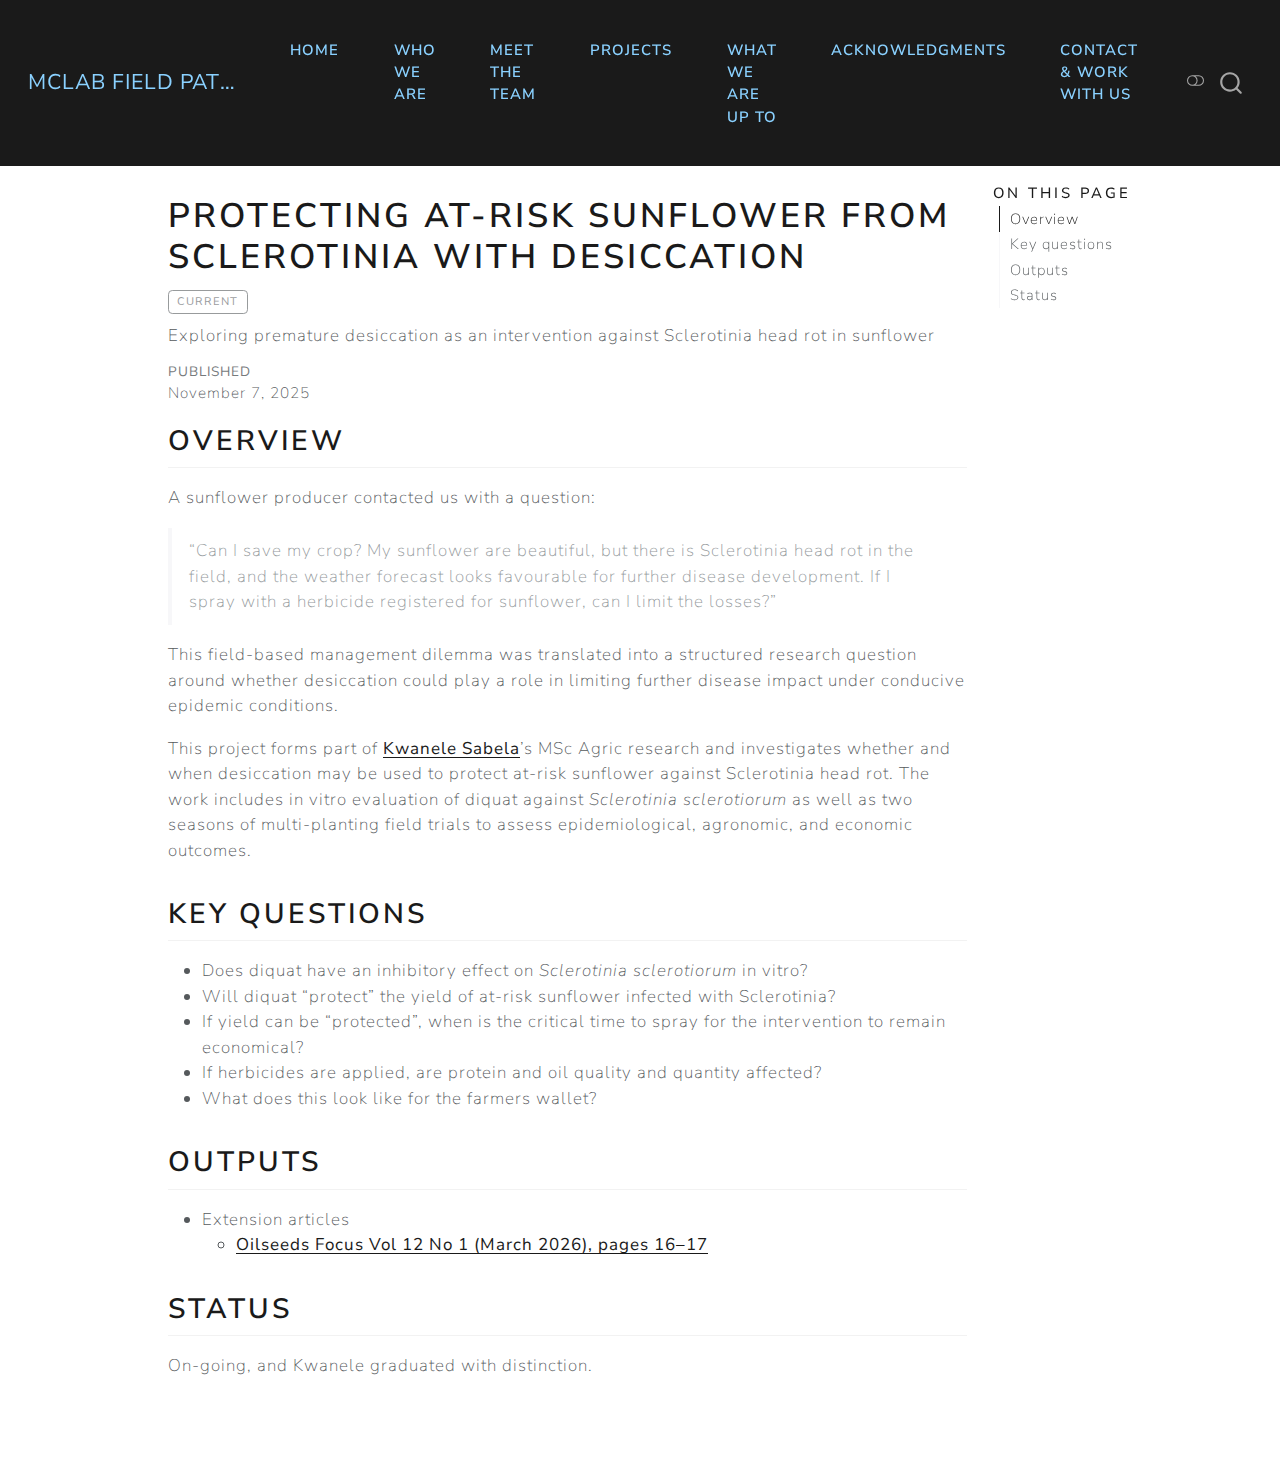
<file: docs/projects/2026-sunflower-head-rot-desiccation.html>
<!DOCTYPE html>
<html xmlns="http://www.w3.org/1999/xhtml" lang="en" xml:lang="en"><head>

<meta charset="utf-8">
<meta name="generator" content="quarto-1.8.26">

<meta name="viewport" content="width=device-width, initial-scale=1.0, user-scalable=yes">

<meta name="dcterms.date" content="2025-11-07">
<meta name="description" content="Exploring premature desiccation as an intervention against Sclerotinia head rot in sunflower">

<title>Protecting at-risk sunflower from Sclerotinia with desiccation – McLab Field Pathology &amp; Epidemiology Group</title>
<style>
code{white-space: pre-wrap;}
span.smallcaps{font-variant: small-caps;}
div.columns{display: flex; gap: min(4vw, 1.5em);}
div.column{flex: auto; overflow-x: auto;}
div.hanging-indent{margin-left: 1.5em; text-indent: -1.5em;}
ul.task-list{list-style: none;}
ul.task-list li input[type="checkbox"] {
  width: 0.8em;
  margin: 0 0.8em 0.2em -1em; /* quarto-specific, see https://github.com/quarto-dev/quarto-cli/issues/4556 */ 
  vertical-align: middle;
}
</style>


<script src="../site_libs/quarto-nav/quarto-nav.js"></script>
<script src="../site_libs/quarto-nav/headroom.min.js"></script>
<script src="../site_libs/clipboard/clipboard.min.js"></script>
<script src="../site_libs/quarto-search/autocomplete.umd.js"></script>
<script src="../site_libs/quarto-search/fuse.min.js"></script>
<script src="../site_libs/quarto-search/quarto-search.js"></script>
<meta name="quarto:offset" content="../">
<script src="../site_libs/quarto-html/quarto.js" type="module"></script>
<script src="../site_libs/quarto-html/tabsets/tabsets.js" type="module"></script>
<script src="../site_libs/quarto-html/axe/axe-check.js" type="module"></script>
<script src="../site_libs/quarto-html/popper.min.js"></script>
<script src="../site_libs/quarto-html/tippy.umd.min.js"></script>
<script src="../site_libs/quarto-html/anchor.min.js"></script>
<link href="../site_libs/quarto-html/tippy.css" rel="stylesheet">
<link href="../site_libs/quarto-html/quarto-syntax-highlighting-587c61ba64f3a5504c4d52d930310e48.css" rel="stylesheet" class="quarto-color-scheme" id="quarto-text-highlighting-styles">
<link href="../site_libs/quarto-html/quarto-syntax-highlighting-dark-b758ccaa5987ceb1b75504551e579abf.css" rel="stylesheet" class="quarto-color-scheme quarto-color-alternate" id="quarto-text-highlighting-styles">
<link href="../site_libs/quarto-html/quarto-syntax-highlighting-587c61ba64f3a5504c4d52d930310e48.css" rel="stylesheet" class="quarto-color-scheme-extra" id="quarto-text-highlighting-styles">
<script src="../site_libs/bootstrap/bootstrap.min.js"></script>
<link href="../site_libs/bootstrap/bootstrap-icons.css" rel="stylesheet">
<link href="../site_libs/bootstrap/bootstrap-cc1d64809b8ed731f92ea1275fe9f05b.min.css" rel="stylesheet" append-hash="true" class="quarto-color-scheme" id="quarto-bootstrap" data-mode="light">
<link href="../site_libs/bootstrap/bootstrap-dark-24772959a0e306aba8d7698078628ce7.min.css" rel="stylesheet" append-hash="true" class="quarto-color-scheme quarto-color-alternate" id="quarto-bootstrap" data-mode="dark">
<link href="../site_libs/bootstrap/bootstrap-cc1d64809b8ed731f92ea1275fe9f05b.min.css" rel="stylesheet" append-hash="true" class="quarto-color-scheme-extra" id="quarto-bootstrap" data-mode="light">
<script id="quarto-search-options" type="application/json">{
  "location": "navbar",
  "copy-button": false,
  "collapse-after": 3,
  "panel-placement": "end",
  "type": "overlay",
  "limit": 50,
  "keyboard-shortcut": [
    "f",
    "/",
    "s"
  ],
  "show-item-context": false,
  "language": {
    "search-no-results-text": "No results",
    "search-matching-documents-text": "matching documents",
    "search-copy-link-title": "Copy link to search",
    "search-hide-matches-text": "Hide additional matches",
    "search-more-match-text": "more match in this document",
    "search-more-matches-text": "more matches in this document",
    "search-clear-button-title": "Clear",
    "search-text-placeholder": "",
    "search-detached-cancel-button-title": "Cancel",
    "search-submit-button-title": "Submit",
    "search-label": "Search"
  }
}</script>


<link rel="stylesheet" href="../styles.css">
</head>

<body class="nav-fixed quarto-light"><script id="quarto-html-before-body" type="application/javascript">
    const toggleBodyColorMode = (bsSheetEl) => {
      const mode = bsSheetEl.getAttribute("data-mode");
      const bodyEl = window.document.querySelector("body");
      if (mode === "dark") {
        bodyEl.classList.add("quarto-dark");
        bodyEl.classList.remove("quarto-light");
      } else {
        bodyEl.classList.add("quarto-light");
        bodyEl.classList.remove("quarto-dark");
      }
    }
    const toggleBodyColorPrimary = () => {
      const bsSheetEl = window.document.querySelector("link#quarto-bootstrap:not([rel=disabled-stylesheet])");
      if (bsSheetEl) {
        toggleBodyColorMode(bsSheetEl);
      }
    }
    const setColorSchemeToggle = (alternate) => {
      const toggles = window.document.querySelectorAll('.quarto-color-scheme-toggle');
      for (let i=0; i < toggles.length; i++) {
        const toggle = toggles[i];
        if (toggle) {
          if (alternate) {
            toggle.classList.add("alternate");
          } else {
            toggle.classList.remove("alternate");
          }
        }
      }
    };
    const toggleColorMode = (alternate) => {
      // Switch the stylesheets
      const primaryStylesheets = window.document.querySelectorAll('link.quarto-color-scheme:not(.quarto-color-alternate)');
      const alternateStylesheets = window.document.querySelectorAll('link.quarto-color-scheme.quarto-color-alternate');
      manageTransitions('#quarto-margin-sidebar .nav-link', false);
      if (alternate) {
        // note: dark is layered on light, we don't disable primary!
        enableStylesheet(alternateStylesheets);
        for (const sheetNode of alternateStylesheets) {
          if (sheetNode.id === "quarto-bootstrap") {
            toggleBodyColorMode(sheetNode);
          }
        }
      } else {
        disableStylesheet(alternateStylesheets);
        enableStylesheet(primaryStylesheets)
        toggleBodyColorPrimary();
      }
      manageTransitions('#quarto-margin-sidebar .nav-link', true);
      // Switch the toggles
      setColorSchemeToggle(alternate)
      // Hack to workaround the fact that safari doesn't
      // properly recolor the scrollbar when toggling (#1455)
      if (navigator.userAgent.indexOf('Safari') > 0 && navigator.userAgent.indexOf('Chrome') == -1) {
        manageTransitions("body", false);
        window.scrollTo(0, 1);
        setTimeout(() => {
          window.scrollTo(0, 0);
          manageTransitions("body", true);
        }, 40);
      }
    }
    const disableStylesheet = (stylesheets) => {
      for (let i=0; i < stylesheets.length; i++) {
        const stylesheet = stylesheets[i];
        stylesheet.rel = 'disabled-stylesheet';
      }
    }
    const enableStylesheet = (stylesheets) => {
      for (let i=0; i < stylesheets.length; i++) {
        const stylesheet = stylesheets[i];
        if(stylesheet.rel !== 'stylesheet') { // for Chrome, which will still FOUC without this check
          stylesheet.rel = 'stylesheet';
        }
      }
    }
    const manageTransitions = (selector, allowTransitions) => {
      const els = window.document.querySelectorAll(selector);
      for (let i=0; i < els.length; i++) {
        const el = els[i];
        if (allowTransitions) {
          el.classList.remove('notransition');
        } else {
          el.classList.add('notransition');
        }
      }
    }
    const isFileUrl = () => {
      return window.location.protocol === 'file:';
    }
    const hasAlternateSentinel = () => {
      let styleSentinel = getColorSchemeSentinel();
      if (styleSentinel !== null) {
        return styleSentinel === "alternate";
      } else {
        return false;
      }
    }
    const setStyleSentinel = (alternate) => {
      const value = alternate ? "alternate" : "default";
      if (!isFileUrl()) {
        window.localStorage.setItem("quarto-color-scheme", value);
      } else {
        localAlternateSentinel = value;
      }
    }
    const getColorSchemeSentinel = () => {
      if (!isFileUrl()) {
        const storageValue = window.localStorage.getItem("quarto-color-scheme");
        return storageValue != null ? storageValue : localAlternateSentinel;
      } else {
        return localAlternateSentinel;
      }
    }
    const toggleGiscusIfUsed = (isAlternate, darkModeDefault) => {
      const baseTheme = document.querySelector('#giscus-base-theme')?.value ?? 'light';
      const alternateTheme = document.querySelector('#giscus-alt-theme')?.value ?? 'dark';
      let newTheme = '';
      if(authorPrefersDark) {
        newTheme = isAlternate ? baseTheme : alternateTheme;
      } else {
        newTheme = isAlternate ? alternateTheme : baseTheme;
      }
      const changeGiscusTheme = () => {
        // From: https://github.com/giscus/giscus/issues/336
        const sendMessage = (message) => {
          const iframe = document.querySelector('iframe.giscus-frame');
          if (!iframe) return;
          iframe.contentWindow.postMessage({ giscus: message }, 'https://giscus.app');
        }
        sendMessage({
          setConfig: {
            theme: newTheme
          }
        });
      }
      const isGiscussLoaded = window.document.querySelector('iframe.giscus-frame') !== null;
      if (isGiscussLoaded) {
        changeGiscusTheme();
      }
    };
    const authorPrefersDark = false;
    const darkModeDefault = authorPrefersDark;
      document.querySelector('link#quarto-text-highlighting-styles.quarto-color-scheme-extra').rel = 'disabled-stylesheet';
      document.querySelector('link#quarto-bootstrap.quarto-color-scheme-extra').rel = 'disabled-stylesheet';
    let localAlternateSentinel = darkModeDefault ? 'alternate' : 'default';
    // Dark / light mode switch
    window.quartoToggleColorScheme = () => {
      // Read the current dark / light value
      let toAlternate = !hasAlternateSentinel();
      toggleColorMode(toAlternate);
      setStyleSentinel(toAlternate);
      toggleGiscusIfUsed(toAlternate, darkModeDefault);
      window.dispatchEvent(new Event('resize'));
    };
    // Switch to dark mode if need be
    if (hasAlternateSentinel()) {
      toggleColorMode(true);
    } else {
      toggleColorMode(false);
    }
  </script>

<div id="quarto-search-results"></div>
  <header id="quarto-header" class="headroom fixed-top">
    <nav class="navbar navbar-expand-lg " data-bs-theme="dark">
      <div class="navbar-container container-fluid">
      <div class="navbar-brand-container mx-auto">
    <a class="navbar-brand" href="../index.html">
    <span class="navbar-title">McLab Field Pathology &amp; Epidemiology Group</span>
    </a>
  </div>
            <div id="quarto-search" class="" title="Search"></div>
          <button class="navbar-toggler" type="button" data-bs-toggle="collapse" data-bs-target="#navbarCollapse" aria-controls="navbarCollapse" role="menu" aria-expanded="false" aria-label="Toggle navigation" onclick="if (window.quartoToggleHeadroom) { window.quartoToggleHeadroom(); }">
  <span class="navbar-toggler-icon"></span>
</button>
          <div class="collapse navbar-collapse" id="navbarCollapse">
            <ul class="navbar-nav navbar-nav-scroll me-auto">
  <li class="nav-item">
    <a class="nav-link" href="../index.html"> 
<span class="menu-text">Home</span></a>
  </li>  
  <li class="nav-item">
    <a class="nav-link" href="../about.html"> 
<span class="menu-text">Who We Are</span></a>
  </li>  
  <li class="nav-item">
    <a class="nav-link" href="../team.html"> 
<span class="menu-text">Meet the Team</span></a>
  </li>  
  <li class="nav-item">
    <a class="nav-link" href="../projects.html"> 
<span class="menu-text">Projects</span></a>
  </li>  
  <li class="nav-item">
    <a class="nav-link" href="../updates.html"> 
<span class="menu-text">What We Are Up To</span></a>
  </li>  
  <li class="nav-item">
    <a class="nav-link" href="../acknowledgments.html"> 
<span class="menu-text">Acknowledgments</span></a>
  </li>  
  <li class="nav-item">
    <a class="nav-link" href="../contact.html"> 
<span class="menu-text">Contact &amp; Work With Us</span></a>
  </li>  
</ul>
          </div> <!-- /navcollapse -->
            <div class="quarto-navbar-tools">
  <a href="" class="quarto-color-scheme-toggle quarto-navigation-tool  px-1" onclick="window.quartoToggleColorScheme(); return false;" title="Toggle dark mode"><i class="bi"></i></a>
</div>
      </div> <!-- /container-fluid -->
    </nav>
</header>
<!-- content -->
<div id="quarto-content" class="quarto-container page-columns page-rows-contents page-layout-article page-navbar">
<!-- sidebar -->
<!-- margin-sidebar -->
    <div id="quarto-margin-sidebar" class="sidebar margin-sidebar">
        <nav id="TOC" role="doc-toc" class="toc-active">
    <h2 id="toc-title">On this page</h2>
   
  <ul>
  <li><a href="#overview" id="toc-overview" class="nav-link active" data-scroll-target="#overview">Overview</a></li>
  <li><a href="#key-questions" id="toc-key-questions" class="nav-link" data-scroll-target="#key-questions">Key questions</a></li>
  <li><a href="#outputs" id="toc-outputs" class="nav-link" data-scroll-target="#outputs">Outputs</a></li>
  <li><a href="#status" id="toc-status" class="nav-link" data-scroll-target="#status">Status</a></li>
  </ul>
</nav>
    </div>
<!-- main -->
<main class="content" id="quarto-document-content">


<header id="title-block-header" class="quarto-title-block default">
<div class="quarto-title">
<h1 class="title">Protecting at-risk sunflower from Sclerotinia with desiccation</h1>
  <div class="quarto-categories">
    <div class="quarto-category">Current</div>
  </div>
  </div>

<div>
  <div class="description">
    Exploring premature desiccation as an intervention against Sclerotinia head rot in sunflower
  </div>
</div>


<div class="quarto-title-meta">

    
    <div>
    <div class="quarto-title-meta-heading">Published</div>
    <div class="quarto-title-meta-contents">
      <p class="date">November 7, 2025</p>
    </div>
  </div>
  
    
  </div>
  


</header>


<section id="overview" class="level2">
<h2 class="anchored" data-anchor-id="overview">Overview</h2>
<p>A sunflower producer contacted us with a question:</p>
<blockquote class="blockquote">
<p>“Can I save my crop? My sunflower are beautiful, but there is Sclerotinia head rot in the field, and the weather forecast looks favourable for further disease development. If I spray with a herbicide registered for sunflower, can I limit the losses?”</p>
</blockquote>
<p>This field-based management dilemma was translated into a structured research question around whether desiccation could play a role in limiting further disease impact under conducive epidemic conditions.</p>
<p>This project forms part of <a href="../team.html#kwanele-sabela">Kwanele Sabela</a>’s MSc Agric research and investigates whether and when desiccation may be used to protect at-risk sunflower against Sclerotinia head rot. The work includes in vitro evaluation of diquat against <em>Sclerotinia sclerotiorum</em> as well as two seasons of multi-planting field trials to assess epidemiological, agronomic, and economic outcomes.</p>
</section>
<section id="key-questions" class="level2">
<h2 class="anchored" data-anchor-id="key-questions">Key questions</h2>
<ul>
<li>Does diquat have an inhibitory effect on <em>Sclerotinia sclerotiorum</em> in vitro?<br>
</li>
<li>Will diquat “protect” the yield of at-risk sunflower infected with Sclerotinia?<br>
</li>
<li>If yield can be “protected”, when is the critical time to spray for the intervention to remain economical?<br>
</li>
<li>If herbicides are applied, are protein and oil quality and quantity affected?<br>
</li>
<li>What does this look like for the farmers wallet?</li>
</ul>
</section>
<section id="outputs" class="level2">
<h2 class="anchored" data-anchor-id="outputs">Outputs</h2>
<ul>
<li>Extension articles
<ul>
<li><a href="https://www.opot.co.za/imgs/oilseeds-focus/2026/oilseeds-focus-vol-12-no-1-march-2026.pdf#page=16">Oilseeds Focus Vol 12 No 1 (March 2026), pages 16–17</a></li>
</ul></li>
</ul>
</section>
<section id="status" class="level2">
<h2 class="anchored" data-anchor-id="status">Status</h2>
<p>On-going, and Kwanele graduated with distinction.</p>


</section>

</main> <!-- /main -->
<script id="quarto-html-after-body" type="application/javascript">
  window.document.addEventListener("DOMContentLoaded", function (event) {
    // Ensure there is a toggle, if there isn't float one in the top right
    if (window.document.querySelector('.quarto-color-scheme-toggle') === null) {
      const a = window.document.createElement('a');
      a.classList.add('top-right');
      a.classList.add('quarto-color-scheme-toggle');
      a.href = "";
      a.onclick = function() { try { window.quartoToggleColorScheme(); } catch {} return false; };
      const i = window.document.createElement("i");
      i.classList.add('bi');
      a.appendChild(i);
      window.document.body.appendChild(a);
    }
    setColorSchemeToggle(hasAlternateSentinel())
    const icon = "";
    const anchorJS = new window.AnchorJS();
    anchorJS.options = {
      placement: 'right',
      icon: icon
    };
    anchorJS.add('.anchored');
    const isCodeAnnotation = (el) => {
      for (const clz of el.classList) {
        if (clz.startsWith('code-annotation-')) {                     
          return true;
        }
      }
      return false;
    }
    const onCopySuccess = function(e) {
      // button target
      const button = e.trigger;
      // don't keep focus
      button.blur();
      // flash "checked"
      button.classList.add('code-copy-button-checked');
      var currentTitle = button.getAttribute("title");
      button.setAttribute("title", "Copied!");
      let tooltip;
      if (window.bootstrap) {
        button.setAttribute("data-bs-toggle", "tooltip");
        button.setAttribute("data-bs-placement", "left");
        button.setAttribute("data-bs-title", "Copied!");
        tooltip = new bootstrap.Tooltip(button, 
          { trigger: "manual", 
            customClass: "code-copy-button-tooltip",
            offset: [0, -8]});
        tooltip.show();    
      }
      setTimeout(function() {
        if (tooltip) {
          tooltip.hide();
          button.removeAttribute("data-bs-title");
          button.removeAttribute("data-bs-toggle");
          button.removeAttribute("data-bs-placement");
        }
        button.setAttribute("title", currentTitle);
        button.classList.remove('code-copy-button-checked');
      }, 1000);
      // clear code selection
      e.clearSelection();
    }
    const getTextToCopy = function(trigger) {
      const outerScaffold = trigger.parentElement.cloneNode(true);
      const codeEl = outerScaffold.querySelector('code');
      for (const childEl of codeEl.children) {
        if (isCodeAnnotation(childEl)) {
          childEl.remove();
        }
      }
      return codeEl.innerText;
    }
    const clipboard = new window.ClipboardJS('.code-copy-button:not([data-in-quarto-modal])', {
      text: getTextToCopy
    });
    clipboard.on('success', onCopySuccess);
    if (window.document.getElementById('quarto-embedded-source-code-modal')) {
      const clipboardModal = new window.ClipboardJS('.code-copy-button[data-in-quarto-modal]', {
        text: getTextToCopy,
        container: window.document.getElementById('quarto-embedded-source-code-modal')
      });
      clipboardModal.on('success', onCopySuccess);
    }
      var localhostRegex = new RegExp(/^(?:http|https):\/\/localhost\:?[0-9]*\//);
      var mailtoRegex = new RegExp(/^mailto:/);
        var filterRegex = new RegExp("https:\/\/mclab-plant-pathology\.co\.za");
      var isInternal = (href) => {
          return filterRegex.test(href) || localhostRegex.test(href) || mailtoRegex.test(href);
      }
      // Inspect non-navigation links and adorn them if external
     var links = window.document.querySelectorAll('a[href]:not(.nav-link):not(.navbar-brand):not(.toc-action):not(.sidebar-link):not(.sidebar-item-toggle):not(.pagination-link):not(.no-external):not([aria-hidden]):not(.dropdown-item):not(.quarto-navigation-tool):not(.about-link)');
      for (var i=0; i<links.length; i++) {
        const link = links[i];
        if (!isInternal(link.href)) {
          // undo the damage that might have been done by quarto-nav.js in the case of
          // links that we want to consider external
          if (link.dataset.originalHref !== undefined) {
            link.href = link.dataset.originalHref;
          }
        }
      }
    function tippyHover(el, contentFn, onTriggerFn, onUntriggerFn) {
      const config = {
        allowHTML: true,
        maxWidth: 500,
        delay: 100,
        arrow: false,
        appendTo: function(el) {
            return el.parentElement;
        },
        interactive: true,
        interactiveBorder: 10,
        theme: 'quarto',
        placement: 'bottom-start',
      };
      if (contentFn) {
        config.content = contentFn;
      }
      if (onTriggerFn) {
        config.onTrigger = onTriggerFn;
      }
      if (onUntriggerFn) {
        config.onUntrigger = onUntriggerFn;
      }
      window.tippy(el, config); 
    }
    const noterefs = window.document.querySelectorAll('a[role="doc-noteref"]');
    for (var i=0; i<noterefs.length; i++) {
      const ref = noterefs[i];
      tippyHover(ref, function() {
        // use id or data attribute instead here
        let href = ref.getAttribute('data-footnote-href') || ref.getAttribute('href');
        try { href = new URL(href).hash; } catch {}
        const id = href.replace(/^#\/?/, "");
        const note = window.document.getElementById(id);
        if (note) {
          return note.innerHTML;
        } else {
          return "";
        }
      });
    }
    const xrefs = window.document.querySelectorAll('a.quarto-xref');
    const processXRef = (id, note) => {
      // Strip column container classes
      const stripColumnClz = (el) => {
        el.classList.remove("page-full", "page-columns");
        if (el.children) {
          for (const child of el.children) {
            stripColumnClz(child);
          }
        }
      }
      stripColumnClz(note)
      if (id === null || id.startsWith('sec-')) {
        // Special case sections, only their first couple elements
        const container = document.createElement("div");
        if (note.children && note.children.length > 2) {
          container.appendChild(note.children[0].cloneNode(true));
          for (let i = 1; i < note.children.length; i++) {
            const child = note.children[i];
            if (child.tagName === "P" && child.innerText === "") {
              continue;
            } else {
              container.appendChild(child.cloneNode(true));
              break;
            }
          }
          if (window.Quarto?.typesetMath) {
            window.Quarto.typesetMath(container);
          }
          return container.innerHTML
        } else {
          if (window.Quarto?.typesetMath) {
            window.Quarto.typesetMath(note);
          }
          return note.innerHTML;
        }
      } else {
        // Remove any anchor links if they are present
        const anchorLink = note.querySelector('a.anchorjs-link');
        if (anchorLink) {
          anchorLink.remove();
        }
        if (window.Quarto?.typesetMath) {
          window.Quarto.typesetMath(note);
        }
        if (note.classList.contains("callout")) {
          return note.outerHTML;
        } else {
          return note.innerHTML;
        }
      }
    }
    for (var i=0; i<xrefs.length; i++) {
      const xref = xrefs[i];
      tippyHover(xref, undefined, function(instance) {
        instance.disable();
        let url = xref.getAttribute('href');
        let hash = undefined; 
        if (url.startsWith('#')) {
          hash = url;
        } else {
          try { hash = new URL(url).hash; } catch {}
        }
        if (hash) {
          const id = hash.replace(/^#\/?/, "");
          const note = window.document.getElementById(id);
          if (note !== null) {
            try {
              const html = processXRef(id, note.cloneNode(true));
              instance.setContent(html);
            } finally {
              instance.enable();
              instance.show();
            }
          } else {
            // See if we can fetch this
            fetch(url.split('#')[0])
            .then(res => res.text())
            .then(html => {
              const parser = new DOMParser();
              const htmlDoc = parser.parseFromString(html, "text/html");
              const note = htmlDoc.getElementById(id);
              if (note !== null) {
                const html = processXRef(id, note);
                instance.setContent(html);
              } 
            }).finally(() => {
              instance.enable();
              instance.show();
            });
          }
        } else {
          // See if we can fetch a full url (with no hash to target)
          // This is a special case and we should probably do some content thinning / targeting
          fetch(url)
          .then(res => res.text())
          .then(html => {
            const parser = new DOMParser();
            const htmlDoc = parser.parseFromString(html, "text/html");
            const note = htmlDoc.querySelector('main.content');
            if (note !== null) {
              // This should only happen for chapter cross references
              // (since there is no id in the URL)
              // remove the first header
              if (note.children.length > 0 && note.children[0].tagName === "HEADER") {
                note.children[0].remove();
              }
              const html = processXRef(null, note);
              instance.setContent(html);
            } 
          }).finally(() => {
            instance.enable();
            instance.show();
          });
        }
      }, function(instance) {
      });
    }
        let selectedAnnoteEl;
        const selectorForAnnotation = ( cell, annotation) => {
          let cellAttr = 'data-code-cell="' + cell + '"';
          let lineAttr = 'data-code-annotation="' +  annotation + '"';
          const selector = 'span[' + cellAttr + '][' + lineAttr + ']';
          return selector;
        }
        const selectCodeLines = (annoteEl) => {
          const doc = window.document;
          const targetCell = annoteEl.getAttribute("data-target-cell");
          const targetAnnotation = annoteEl.getAttribute("data-target-annotation");
          const annoteSpan = window.document.querySelector(selectorForAnnotation(targetCell, targetAnnotation));
          const lines = annoteSpan.getAttribute("data-code-lines").split(",");
          const lineIds = lines.map((line) => {
            return targetCell + "-" + line;
          })
          let top = null;
          let height = null;
          let parent = null;
          if (lineIds.length > 0) {
              //compute the position of the single el (top and bottom and make a div)
              const el = window.document.getElementById(lineIds[0]);
              top = el.offsetTop;
              height = el.offsetHeight;
              parent = el.parentElement.parentElement;
            if (lineIds.length > 1) {
              const lastEl = window.document.getElementById(lineIds[lineIds.length - 1]);
              const bottom = lastEl.offsetTop + lastEl.offsetHeight;
              height = bottom - top;
            }
            if (top !== null && height !== null && parent !== null) {
              // cook up a div (if necessary) and position it 
              let div = window.document.getElementById("code-annotation-line-highlight");
              if (div === null) {
                div = window.document.createElement("div");
                div.setAttribute("id", "code-annotation-line-highlight");
                div.style.position = 'absolute';
                parent.appendChild(div);
              }
              div.style.top = top - 2 + "px";
              div.style.height = height + 4 + "px";
              div.style.left = 0;
              let gutterDiv = window.document.getElementById("code-annotation-line-highlight-gutter");
              if (gutterDiv === null) {
                gutterDiv = window.document.createElement("div");
                gutterDiv.setAttribute("id", "code-annotation-line-highlight-gutter");
                gutterDiv.style.position = 'absolute';
                const codeCell = window.document.getElementById(targetCell);
                const gutter = codeCell.querySelector('.code-annotation-gutter');
                gutter.appendChild(gutterDiv);
              }
              gutterDiv.style.top = top - 2 + "px";
              gutterDiv.style.height = height + 4 + "px";
            }
            selectedAnnoteEl = annoteEl;
          }
        };
        const unselectCodeLines = () => {
          const elementsIds = ["code-annotation-line-highlight", "code-annotation-line-highlight-gutter"];
          elementsIds.forEach((elId) => {
            const div = window.document.getElementById(elId);
            if (div) {
              div.remove();
            }
          });
          selectedAnnoteEl = undefined;
        };
          // Handle positioning of the toggle
      window.addEventListener(
        "resize",
        throttle(() => {
          elRect = undefined;
          if (selectedAnnoteEl) {
            selectCodeLines(selectedAnnoteEl);
          }
        }, 10)
      );
      function throttle(fn, ms) {
      let throttle = false;
      let timer;
        return (...args) => {
          if(!throttle) { // first call gets through
              fn.apply(this, args);
              throttle = true;
          } else { // all the others get throttled
              if(timer) clearTimeout(timer); // cancel #2
              timer = setTimeout(() => {
                fn.apply(this, args);
                timer = throttle = false;
              }, ms);
          }
        };
      }
        // Attach click handler to the DT
        const annoteDls = window.document.querySelectorAll('dt[data-target-cell]');
        for (const annoteDlNode of annoteDls) {
          annoteDlNode.addEventListener('click', (event) => {
            const clickedEl = event.target;
            if (clickedEl !== selectedAnnoteEl) {
              unselectCodeLines();
              const activeEl = window.document.querySelector('dt[data-target-cell].code-annotation-active');
              if (activeEl) {
                activeEl.classList.remove('code-annotation-active');
              }
              selectCodeLines(clickedEl);
              clickedEl.classList.add('code-annotation-active');
            } else {
              // Unselect the line
              unselectCodeLines();
              clickedEl.classList.remove('code-annotation-active');
            }
          });
        }
    const findCites = (el) => {
      const parentEl = el.parentElement;
      if (parentEl) {
        const cites = parentEl.dataset.cites;
        if (cites) {
          return {
            el,
            cites: cites.split(' ')
          };
        } else {
          return findCites(el.parentElement)
        }
      } else {
        return undefined;
      }
    };
    var bibliorefs = window.document.querySelectorAll('a[role="doc-biblioref"]');
    for (var i=0; i<bibliorefs.length; i++) {
      const ref = bibliorefs[i];
      const citeInfo = findCites(ref);
      if (citeInfo) {
        tippyHover(citeInfo.el, function() {
          var popup = window.document.createElement('div');
          citeInfo.cites.forEach(function(cite) {
            var citeDiv = window.document.createElement('div');
            citeDiv.classList.add('hanging-indent');
            citeDiv.classList.add('csl-entry');
            var biblioDiv = window.document.getElementById('ref-' + cite);
            if (biblioDiv) {
              citeDiv.innerHTML = biblioDiv.innerHTML;
            }
            popup.appendChild(citeDiv);
          });
          return popup.innerHTML;
        });
      }
    }
  });
  </script>
</div> <!-- /content -->




</body></html>
</file>
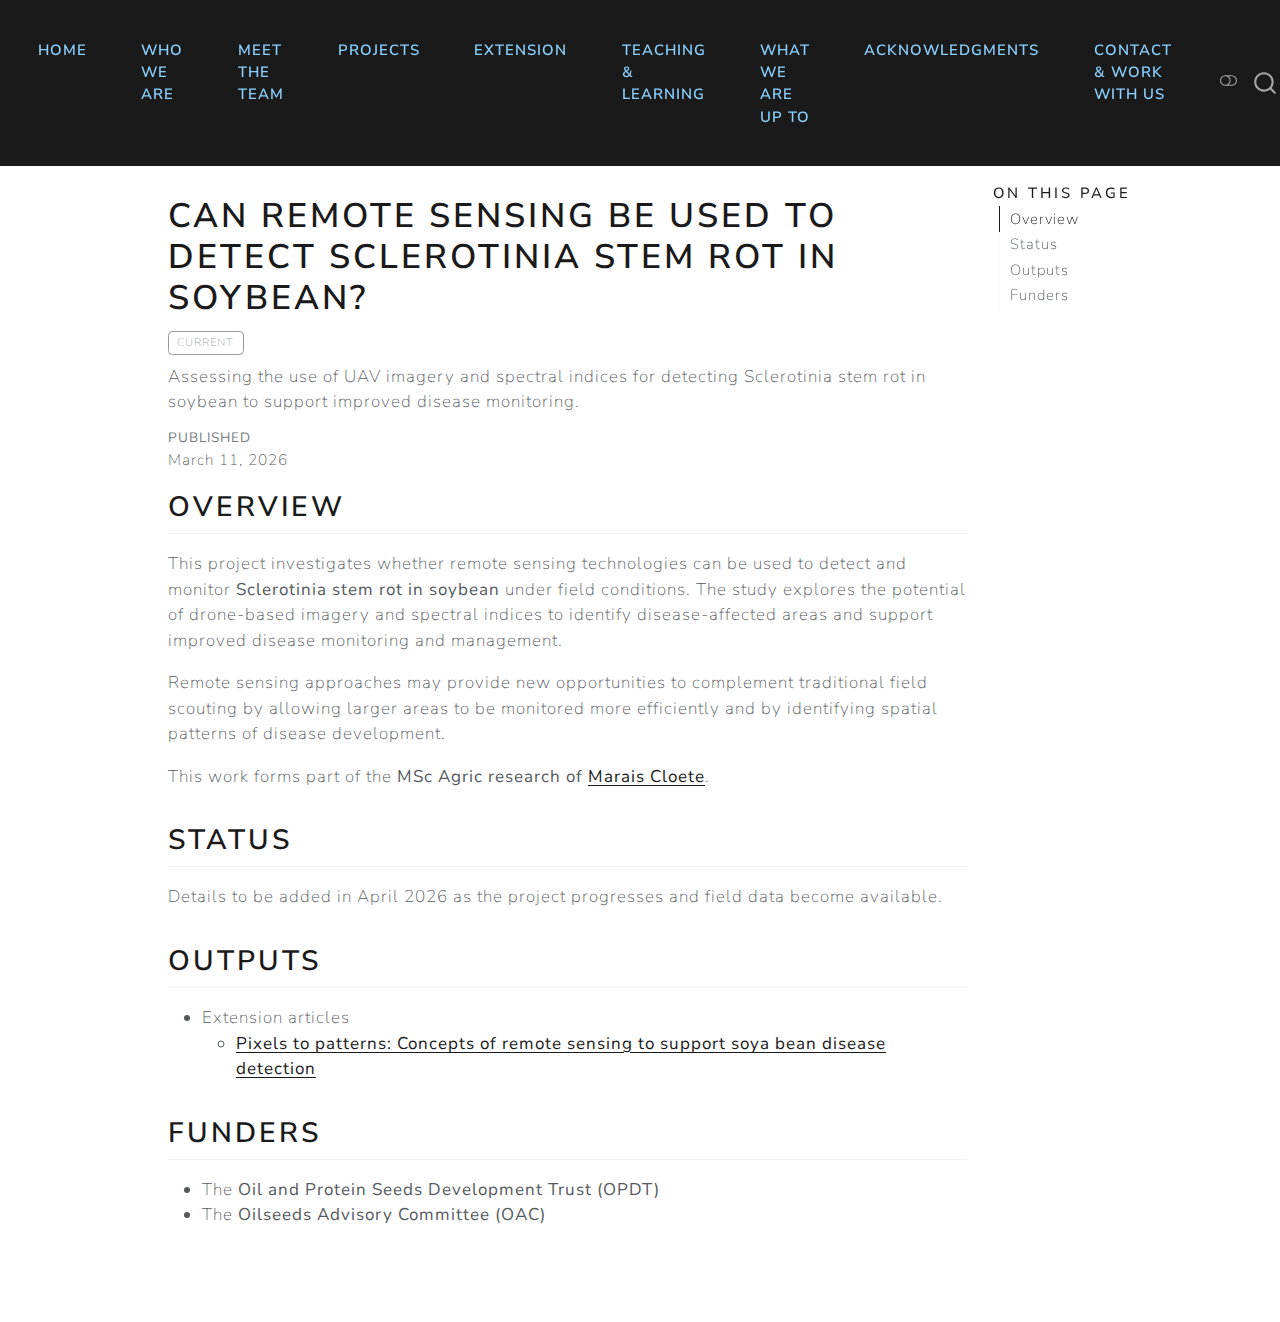
<file: docs/projects/scl-sb-remote-sensing.html>
<!DOCTYPE html>
<html xmlns="http://www.w3.org/1999/xhtml" lang="en" xml:lang="en"><head>

<meta charset="utf-8">
<meta name="generator" content="quarto-1.8.26">

<meta name="viewport" content="width=device-width, initial-scale=1.0, user-scalable=yes">

<meta name="dcterms.date" content="2026-03-11">
<meta name="description" content="Assessing the use of UAV imagery and spectral indices for detecting Sclerotinia stem rot in soybean to support improved disease monitoring.">

<title>Can remote sensing be used to detect Sclerotinia stem rot in soybean? – McLab Field Pathology &amp; Epidemiology Group</title>
<style>
code{white-space: pre-wrap;}
span.smallcaps{font-variant: small-caps;}
div.columns{display: flex; gap: min(4vw, 1.5em);}
div.column{flex: auto; overflow-x: auto;}
div.hanging-indent{margin-left: 1.5em; text-indent: -1.5em;}
ul.task-list{list-style: none;}
ul.task-list li input[type="checkbox"] {
  width: 0.8em;
  margin: 0 0.8em 0.2em -1em; /* quarto-specific, see https://github.com/quarto-dev/quarto-cli/issues/4556 */ 
  vertical-align: middle;
}
</style>


<script src="../site_libs/quarto-nav/quarto-nav.js"></script>
<script src="../site_libs/quarto-nav/headroom.min.js"></script>
<script src="../site_libs/clipboard/clipboard.min.js"></script>
<script src="../site_libs/quarto-search/autocomplete.umd.js"></script>
<script src="../site_libs/quarto-search/fuse.min.js"></script>
<script src="../site_libs/quarto-search/quarto-search.js"></script>
<meta name="quarto:offset" content="../">
<script src="../site_libs/quarto-html/quarto.js" type="module"></script>
<script src="../site_libs/quarto-html/tabsets/tabsets.js" type="module"></script>
<script src="../site_libs/quarto-html/axe/axe-check.js" type="module"></script>
<script src="../site_libs/quarto-html/popper.min.js"></script>
<script src="../site_libs/quarto-html/tippy.umd.min.js"></script>
<script src="../site_libs/quarto-html/anchor.min.js"></script>
<link href="../site_libs/quarto-html/tippy.css" rel="stylesheet">
<link href="../site_libs/quarto-html/quarto-syntax-highlighting-587c61ba64f3a5504c4d52d930310e48.css" rel="stylesheet" class="quarto-color-scheme" id="quarto-text-highlighting-styles">
<link href="../site_libs/quarto-html/quarto-syntax-highlighting-dark-b758ccaa5987ceb1b75504551e579abf.css" rel="stylesheet" class="quarto-color-scheme quarto-color-alternate" id="quarto-text-highlighting-styles">
<link href="../site_libs/quarto-html/quarto-syntax-highlighting-587c61ba64f3a5504c4d52d930310e48.css" rel="stylesheet" class="quarto-color-scheme-extra" id="quarto-text-highlighting-styles">
<script src="../site_libs/bootstrap/bootstrap.min.js"></script>
<link href="../site_libs/bootstrap/bootstrap-icons.css" rel="stylesheet">
<link href="../site_libs/bootstrap/bootstrap-cc1d64809b8ed731f92ea1275fe9f05b.min.css" rel="stylesheet" append-hash="true" class="quarto-color-scheme" id="quarto-bootstrap" data-mode="light">
<link href="../site_libs/bootstrap/bootstrap-dark-24772959a0e306aba8d7698078628ce7.min.css" rel="stylesheet" append-hash="true" class="quarto-color-scheme quarto-color-alternate" id="quarto-bootstrap" data-mode="dark">
<link href="../site_libs/bootstrap/bootstrap-cc1d64809b8ed731f92ea1275fe9f05b.min.css" rel="stylesheet" append-hash="true" class="quarto-color-scheme-extra" id="quarto-bootstrap" data-mode="light">
<script id="quarto-search-options" type="application/json">{
  "location": "navbar",
  "copy-button": false,
  "collapse-after": 3,
  "panel-placement": "end",
  "type": "overlay",
  "limit": 50,
  "keyboard-shortcut": [
    "f",
    "/",
    "s"
  ],
  "show-item-context": false,
  "language": {
    "search-no-results-text": "No results",
    "search-matching-documents-text": "matching documents",
    "search-copy-link-title": "Copy link to search",
    "search-hide-matches-text": "Hide additional matches",
    "search-more-match-text": "more match in this document",
    "search-more-matches-text": "more matches in this document",
    "search-clear-button-title": "Clear",
    "search-text-placeholder": "",
    "search-detached-cancel-button-title": "Cancel",
    "search-submit-button-title": "Submit",
    "search-label": "Search"
  }
}</script>


<link rel="stylesheet" href="../styles.css">
</head>

<body class="nav-fixed quarto-light"><script id="quarto-html-before-body" type="application/javascript">
    const toggleBodyColorMode = (bsSheetEl) => {
      const mode = bsSheetEl.getAttribute("data-mode");
      const bodyEl = window.document.querySelector("body");
      if (mode === "dark") {
        bodyEl.classList.add("quarto-dark");
        bodyEl.classList.remove("quarto-light");
      } else {
        bodyEl.classList.add("quarto-light");
        bodyEl.classList.remove("quarto-dark");
      }
    }
    const toggleBodyColorPrimary = () => {
      const bsSheetEl = window.document.querySelector("link#quarto-bootstrap:not([rel=disabled-stylesheet])");
      if (bsSheetEl) {
        toggleBodyColorMode(bsSheetEl);
      }
    }
    const setColorSchemeToggle = (alternate) => {
      const toggles = window.document.querySelectorAll('.quarto-color-scheme-toggle');
      for (let i=0; i < toggles.length; i++) {
        const toggle = toggles[i];
        if (toggle) {
          if (alternate) {
            toggle.classList.add("alternate");
          } else {
            toggle.classList.remove("alternate");
          }
        }
      }
    };
    const toggleColorMode = (alternate) => {
      // Switch the stylesheets
      const primaryStylesheets = window.document.querySelectorAll('link.quarto-color-scheme:not(.quarto-color-alternate)');
      const alternateStylesheets = window.document.querySelectorAll('link.quarto-color-scheme.quarto-color-alternate');
      manageTransitions('#quarto-margin-sidebar .nav-link', false);
      if (alternate) {
        // note: dark is layered on light, we don't disable primary!
        enableStylesheet(alternateStylesheets);
        for (const sheetNode of alternateStylesheets) {
          if (sheetNode.id === "quarto-bootstrap") {
            toggleBodyColorMode(sheetNode);
          }
        }
      } else {
        disableStylesheet(alternateStylesheets);
        enableStylesheet(primaryStylesheets)
        toggleBodyColorPrimary();
      }
      manageTransitions('#quarto-margin-sidebar .nav-link', true);
      // Switch the toggles
      setColorSchemeToggle(alternate)
      // Hack to workaround the fact that safari doesn't
      // properly recolor the scrollbar when toggling (#1455)
      if (navigator.userAgent.indexOf('Safari') > 0 && navigator.userAgent.indexOf('Chrome') == -1) {
        manageTransitions("body", false);
        window.scrollTo(0, 1);
        setTimeout(() => {
          window.scrollTo(0, 0);
          manageTransitions("body", true);
        }, 40);
      }
    }
    const disableStylesheet = (stylesheets) => {
      for (let i=0; i < stylesheets.length; i++) {
        const stylesheet = stylesheets[i];
        stylesheet.rel = 'disabled-stylesheet';
      }
    }
    const enableStylesheet = (stylesheets) => {
      for (let i=0; i < stylesheets.length; i++) {
        const stylesheet = stylesheets[i];
        if(stylesheet.rel !== 'stylesheet') { // for Chrome, which will still FOUC without this check
          stylesheet.rel = 'stylesheet';
        }
      }
    }
    const manageTransitions = (selector, allowTransitions) => {
      const els = window.document.querySelectorAll(selector);
      for (let i=0; i < els.length; i++) {
        const el = els[i];
        if (allowTransitions) {
          el.classList.remove('notransition');
        } else {
          el.classList.add('notransition');
        }
      }
    }
    const isFileUrl = () => {
      return window.location.protocol === 'file:';
    }
    const hasAlternateSentinel = () => {
      let styleSentinel = getColorSchemeSentinel();
      if (styleSentinel !== null) {
        return styleSentinel === "alternate";
      } else {
        return false;
      }
    }
    const setStyleSentinel = (alternate) => {
      const value = alternate ? "alternate" : "default";
      if (!isFileUrl()) {
        window.localStorage.setItem("quarto-color-scheme", value);
      } else {
        localAlternateSentinel = value;
      }
    }
    const getColorSchemeSentinel = () => {
      if (!isFileUrl()) {
        const storageValue = window.localStorage.getItem("quarto-color-scheme");
        return storageValue != null ? storageValue : localAlternateSentinel;
      } else {
        return localAlternateSentinel;
      }
    }
    const toggleGiscusIfUsed = (isAlternate, darkModeDefault) => {
      const baseTheme = document.querySelector('#giscus-base-theme')?.value ?? 'light';
      const alternateTheme = document.querySelector('#giscus-alt-theme')?.value ?? 'dark';
      let newTheme = '';
      if(authorPrefersDark) {
        newTheme = isAlternate ? baseTheme : alternateTheme;
      } else {
        newTheme = isAlternate ? alternateTheme : baseTheme;
      }
      const changeGiscusTheme = () => {
        // From: https://github.com/giscus/giscus/issues/336
        const sendMessage = (message) => {
          const iframe = document.querySelector('iframe.giscus-frame');
          if (!iframe) return;
          iframe.contentWindow.postMessage({ giscus: message }, 'https://giscus.app');
        }
        sendMessage({
          setConfig: {
            theme: newTheme
          }
        });
      }
      const isGiscussLoaded = window.document.querySelector('iframe.giscus-frame') !== null;
      if (isGiscussLoaded) {
        changeGiscusTheme();
      }
    };
    const authorPrefersDark = false;
    const darkModeDefault = authorPrefersDark;
      document.querySelector('link#quarto-text-highlighting-styles.quarto-color-scheme-extra').rel = 'disabled-stylesheet';
      document.querySelector('link#quarto-bootstrap.quarto-color-scheme-extra').rel = 'disabled-stylesheet';
    let localAlternateSentinel = darkModeDefault ? 'alternate' : 'default';
    // Dark / light mode switch
    window.quartoToggleColorScheme = () => {
      // Read the current dark / light value
      let toAlternate = !hasAlternateSentinel();
      toggleColorMode(toAlternate);
      setStyleSentinel(toAlternate);
      toggleGiscusIfUsed(toAlternate, darkModeDefault);
      window.dispatchEvent(new Event('resize'));
    };
    // Switch to dark mode if need be
    if (hasAlternateSentinel()) {
      toggleColorMode(true);
    } else {
      toggleColorMode(false);
    }
  </script>

<div id="quarto-search-results"></div>
  <header id="quarto-header" class="headroom fixed-top">
    <nav class="navbar navbar-expand-lg " data-bs-theme="dark">
      <div class="navbar-container container-fluid">
      <div class="navbar-brand-container mx-auto">
    <a class="navbar-brand" href="../index.html">
    <span class="navbar-title">McLab Field Pathology &amp; Epidemiology Group</span>
    </a>
  </div>
            <div id="quarto-search" class="" title="Search"></div>
          <button class="navbar-toggler" type="button" data-bs-toggle="collapse" data-bs-target="#navbarCollapse" aria-controls="navbarCollapse" role="menu" aria-expanded="false" aria-label="Toggle navigation" onclick="if (window.quartoToggleHeadroom) { window.quartoToggleHeadroom(); }">
  <span class="navbar-toggler-icon"></span>
</button>
          <div class="collapse navbar-collapse" id="navbarCollapse">
            <ul class="navbar-nav navbar-nav-scroll me-auto">
  <li class="nav-item">
    <a class="nav-link" href="../index.html"> 
<span class="menu-text">Home</span></a>
  </li>  
  <li class="nav-item">
    <a class="nav-link" href="../about.html"> 
<span class="menu-text">Who We Are</span></a>
  </li>  
  <li class="nav-item">
    <a class="nav-link" href="../team.html"> 
<span class="menu-text">Meet the Team</span></a>
  </li>  
  <li class="nav-item">
    <a class="nav-link" href="../projects.html"> 
<span class="menu-text">Projects</span></a>
  </li>  
  <li class="nav-item">
    <a class="nav-link" href="../extension.html"> 
<span class="menu-text">Extension</span></a>
  </li>  
  <li class="nav-item">
    <a class="nav-link" href="../teaching and learning.html"> 
<span class="menu-text">Teaching &amp; Learning</span></a>
  </li>  
  <li class="nav-item">
    <a class="nav-link" href="../updates.html"> 
<span class="menu-text">What We Are Up To</span></a>
  </li>  
  <li class="nav-item">
    <a class="nav-link" href="../acknowledgments.html"> 
<span class="menu-text">Acknowledgments</span></a>
  </li>  
  <li class="nav-item">
    <a class="nav-link" href="../contact.html"> 
<span class="menu-text">Contact &amp; Work With Us</span></a>
  </li>  
</ul>
          </div> <!-- /navcollapse -->
            <div class="quarto-navbar-tools">
  <a href="" class="quarto-color-scheme-toggle quarto-navigation-tool  px-1" onclick="window.quartoToggleColorScheme(); return false;" title="Toggle dark mode"><i class="bi"></i></a>
</div>
      </div> <!-- /container-fluid -->
    </nav>
</header>
<!-- content -->
<div id="quarto-content" class="quarto-container page-columns page-rows-contents page-layout-article page-navbar">
<!-- sidebar -->
<!-- margin-sidebar -->
    <div id="quarto-margin-sidebar" class="sidebar margin-sidebar">
        <nav id="TOC" role="doc-toc" class="toc-active">
    <h2 id="toc-title">On this page</h2>
   
  <ul>
  <li><a href="#overview" id="toc-overview" class="nav-link active" data-scroll-target="#overview">Overview</a></li>
  <li><a href="#status" id="toc-status" class="nav-link" data-scroll-target="#status">Status</a></li>
  <li><a href="#outputs" id="toc-outputs" class="nav-link" data-scroll-target="#outputs">Outputs</a></li>
  <li><a href="#funders" id="toc-funders" class="nav-link" data-scroll-target="#funders">Funders</a></li>
  </ul>
</nav>
    </div>
<!-- main -->
<main class="content" id="quarto-document-content">


<header id="title-block-header" class="quarto-title-block default">
<div class="quarto-title">
<h1 class="title">Can remote sensing be used to detect Sclerotinia stem rot in soybean?</h1>
  <div class="quarto-categories">
    <div class="quarto-category">Current</div>
  </div>
  </div>

<div>
  <div class="description">
    Assessing the use of UAV imagery and spectral indices for detecting Sclerotinia stem rot in soybean to support improved disease monitoring.
  </div>
</div>


<div class="quarto-title-meta">

    
    <div>
    <div class="quarto-title-meta-heading">Published</div>
    <div class="quarto-title-meta-contents">
      <p class="date">March 11, 2026</p>
    </div>
  </div>
  
    
  </div>
  


</header>


<section id="overview" class="level2">
<h2 class="anchored" data-anchor-id="overview">Overview</h2>
<p>This project investigates whether remote sensing technologies can be used to detect and monitor <strong>Sclerotinia stem rot in soybean</strong> under field conditions. The study explores the potential of drone-based imagery and spectral indices to identify disease-affected areas and support improved disease monitoring and management.</p>
<p>Remote sensing approaches may provide new opportunities to complement traditional field scouting by allowing larger areas to be monitored more efficiently and by identifying spatial patterns of disease development.</p>
<p>This work forms part of the <strong>MSc Agric research of <a href="..\team/marais-cloete.qmd">Marais Cloete</a></strong>.</p>
</section>
<section id="status" class="level2">
<h2 class="anchored" data-anchor-id="status">Status</h2>
<p>Details to be added in April 2026 as the project progresses and field data become available.</p>
</section>
<section id="outputs" class="level2">
<h2 class="anchored" data-anchor-id="outputs">Outputs</h2>
<ul>
<li>Extension articles
<ul>
<li><a href="https://www.opot.co.za/imgs/oilseeds-focus/2025/oilseeds-focus-vol-11-no-3-september-2025.pdf">Pixels to patterns: Concepts of remote sensing to support soya bean disease detection</a></li>
</ul></li>
</ul>
</section>
<section id="funders" class="level2">
<h2 class="anchored" data-anchor-id="funders">Funders</h2>
<ul>
<li>The <strong>Oil and Protein Seeds Development Trust (OPDT)</strong><br>
</li>
<li>The <strong>Oilseeds Advisory Committee (OAC)</strong></li>
</ul>


</section>

</main> <!-- /main -->
<script id="quarto-html-after-body" type="application/javascript">
  window.document.addEventListener("DOMContentLoaded", function (event) {
    // Ensure there is a toggle, if there isn't float one in the top right
    if (window.document.querySelector('.quarto-color-scheme-toggle') === null) {
      const a = window.document.createElement('a');
      a.classList.add('top-right');
      a.classList.add('quarto-color-scheme-toggle');
      a.href = "";
      a.onclick = function() { try { window.quartoToggleColorScheme(); } catch {} return false; };
      const i = window.document.createElement("i");
      i.classList.add('bi');
      a.appendChild(i);
      window.document.body.appendChild(a);
    }
    setColorSchemeToggle(hasAlternateSentinel())
    const icon = "";
    const anchorJS = new window.AnchorJS();
    anchorJS.options = {
      placement: 'right',
      icon: icon
    };
    anchorJS.add('.anchored');
    const isCodeAnnotation = (el) => {
      for (const clz of el.classList) {
        if (clz.startsWith('code-annotation-')) {                     
          return true;
        }
      }
      return false;
    }
    const onCopySuccess = function(e) {
      // button target
      const button = e.trigger;
      // don't keep focus
      button.blur();
      // flash "checked"
      button.classList.add('code-copy-button-checked');
      var currentTitle = button.getAttribute("title");
      button.setAttribute("title", "Copied!");
      let tooltip;
      if (window.bootstrap) {
        button.setAttribute("data-bs-toggle", "tooltip");
        button.setAttribute("data-bs-placement", "left");
        button.setAttribute("data-bs-title", "Copied!");
        tooltip = new bootstrap.Tooltip(button, 
          { trigger: "manual", 
            customClass: "code-copy-button-tooltip",
            offset: [0, -8]});
        tooltip.show();    
      }
      setTimeout(function() {
        if (tooltip) {
          tooltip.hide();
          button.removeAttribute("data-bs-title");
          button.removeAttribute("data-bs-toggle");
          button.removeAttribute("data-bs-placement");
        }
        button.setAttribute("title", currentTitle);
        button.classList.remove('code-copy-button-checked');
      }, 1000);
      // clear code selection
      e.clearSelection();
    }
    const getTextToCopy = function(trigger) {
      const outerScaffold = trigger.parentElement.cloneNode(true);
      const codeEl = outerScaffold.querySelector('code');
      for (const childEl of codeEl.children) {
        if (isCodeAnnotation(childEl)) {
          childEl.remove();
        }
      }
      return codeEl.innerText;
    }
    const clipboard = new window.ClipboardJS('.code-copy-button:not([data-in-quarto-modal])', {
      text: getTextToCopy
    });
    clipboard.on('success', onCopySuccess);
    if (window.document.getElementById('quarto-embedded-source-code-modal')) {
      const clipboardModal = new window.ClipboardJS('.code-copy-button[data-in-quarto-modal]', {
        text: getTextToCopy,
        container: window.document.getElementById('quarto-embedded-source-code-modal')
      });
      clipboardModal.on('success', onCopySuccess);
    }
      var localhostRegex = new RegExp(/^(?:http|https):\/\/localhost\:?[0-9]*\//);
      var mailtoRegex = new RegExp(/^mailto:/);
        var filterRegex = new RegExp("https:\/\/mclab-plant-pathology\.co\.za");
      var isInternal = (href) => {
          return filterRegex.test(href) || localhostRegex.test(href) || mailtoRegex.test(href);
      }
      // Inspect non-navigation links and adorn them if external
     var links = window.document.querySelectorAll('a[href]:not(.nav-link):not(.navbar-brand):not(.toc-action):not(.sidebar-link):not(.sidebar-item-toggle):not(.pagination-link):not(.no-external):not([aria-hidden]):not(.dropdown-item):not(.quarto-navigation-tool):not(.about-link)');
      for (var i=0; i<links.length; i++) {
        const link = links[i];
        if (!isInternal(link.href)) {
          // undo the damage that might have been done by quarto-nav.js in the case of
          // links that we want to consider external
          if (link.dataset.originalHref !== undefined) {
            link.href = link.dataset.originalHref;
          }
        }
      }
    function tippyHover(el, contentFn, onTriggerFn, onUntriggerFn) {
      const config = {
        allowHTML: true,
        maxWidth: 500,
        delay: 100,
        arrow: false,
        appendTo: function(el) {
            return el.parentElement;
        },
        interactive: true,
        interactiveBorder: 10,
        theme: 'quarto',
        placement: 'bottom-start',
      };
      if (contentFn) {
        config.content = contentFn;
      }
      if (onTriggerFn) {
        config.onTrigger = onTriggerFn;
      }
      if (onUntriggerFn) {
        config.onUntrigger = onUntriggerFn;
      }
      window.tippy(el, config); 
    }
    const noterefs = window.document.querySelectorAll('a[role="doc-noteref"]');
    for (var i=0; i<noterefs.length; i++) {
      const ref = noterefs[i];
      tippyHover(ref, function() {
        // use id or data attribute instead here
        let href = ref.getAttribute('data-footnote-href') || ref.getAttribute('href');
        try { href = new URL(href).hash; } catch {}
        const id = href.replace(/^#\/?/, "");
        const note = window.document.getElementById(id);
        if (note) {
          return note.innerHTML;
        } else {
          return "";
        }
      });
    }
    const xrefs = window.document.querySelectorAll('a.quarto-xref');
    const processXRef = (id, note) => {
      // Strip column container classes
      const stripColumnClz = (el) => {
        el.classList.remove("page-full", "page-columns");
        if (el.children) {
          for (const child of el.children) {
            stripColumnClz(child);
          }
        }
      }
      stripColumnClz(note)
      if (id === null || id.startsWith('sec-')) {
        // Special case sections, only their first couple elements
        const container = document.createElement("div");
        if (note.children && note.children.length > 2) {
          container.appendChild(note.children[0].cloneNode(true));
          for (let i = 1; i < note.children.length; i++) {
            const child = note.children[i];
            if (child.tagName === "P" && child.innerText === "") {
              continue;
            } else {
              container.appendChild(child.cloneNode(true));
              break;
            }
          }
          if (window.Quarto?.typesetMath) {
            window.Quarto.typesetMath(container);
          }
          return container.innerHTML
        } else {
          if (window.Quarto?.typesetMath) {
            window.Quarto.typesetMath(note);
          }
          return note.innerHTML;
        }
      } else {
        // Remove any anchor links if they are present
        const anchorLink = note.querySelector('a.anchorjs-link');
        if (anchorLink) {
          anchorLink.remove();
        }
        if (window.Quarto?.typesetMath) {
          window.Quarto.typesetMath(note);
        }
        if (note.classList.contains("callout")) {
          return note.outerHTML;
        } else {
          return note.innerHTML;
        }
      }
    }
    for (var i=0; i<xrefs.length; i++) {
      const xref = xrefs[i];
      tippyHover(xref, undefined, function(instance) {
        instance.disable();
        let url = xref.getAttribute('href');
        let hash = undefined; 
        if (url.startsWith('#')) {
          hash = url;
        } else {
          try { hash = new URL(url).hash; } catch {}
        }
        if (hash) {
          const id = hash.replace(/^#\/?/, "");
          const note = window.document.getElementById(id);
          if (note !== null) {
            try {
              const html = processXRef(id, note.cloneNode(true));
              instance.setContent(html);
            } finally {
              instance.enable();
              instance.show();
            }
          } else {
            // See if we can fetch this
            fetch(url.split('#')[0])
            .then(res => res.text())
            .then(html => {
              const parser = new DOMParser();
              const htmlDoc = parser.parseFromString(html, "text/html");
              const note = htmlDoc.getElementById(id);
              if (note !== null) {
                const html = processXRef(id, note);
                instance.setContent(html);
              } 
            }).finally(() => {
              instance.enable();
              instance.show();
            });
          }
        } else {
          // See if we can fetch a full url (with no hash to target)
          // This is a special case and we should probably do some content thinning / targeting
          fetch(url)
          .then(res => res.text())
          .then(html => {
            const parser = new DOMParser();
            const htmlDoc = parser.parseFromString(html, "text/html");
            const note = htmlDoc.querySelector('main.content');
            if (note !== null) {
              // This should only happen for chapter cross references
              // (since there is no id in the URL)
              // remove the first header
              if (note.children.length > 0 && note.children[0].tagName === "HEADER") {
                note.children[0].remove();
              }
              const html = processXRef(null, note);
              instance.setContent(html);
            } 
          }).finally(() => {
            instance.enable();
            instance.show();
          });
        }
      }, function(instance) {
      });
    }
        let selectedAnnoteEl;
        const selectorForAnnotation = ( cell, annotation) => {
          let cellAttr = 'data-code-cell="' + cell + '"';
          let lineAttr = 'data-code-annotation="' +  annotation + '"';
          const selector = 'span[' + cellAttr + '][' + lineAttr + ']';
          return selector;
        }
        const selectCodeLines = (annoteEl) => {
          const doc = window.document;
          const targetCell = annoteEl.getAttribute("data-target-cell");
          const targetAnnotation = annoteEl.getAttribute("data-target-annotation");
          const annoteSpan = window.document.querySelector(selectorForAnnotation(targetCell, targetAnnotation));
          const lines = annoteSpan.getAttribute("data-code-lines").split(",");
          const lineIds = lines.map((line) => {
            return targetCell + "-" + line;
          })
          let top = null;
          let height = null;
          let parent = null;
          if (lineIds.length > 0) {
              //compute the position of the single el (top and bottom and make a div)
              const el = window.document.getElementById(lineIds[0]);
              top = el.offsetTop;
              height = el.offsetHeight;
              parent = el.parentElement.parentElement;
            if (lineIds.length > 1) {
              const lastEl = window.document.getElementById(lineIds[lineIds.length - 1]);
              const bottom = lastEl.offsetTop + lastEl.offsetHeight;
              height = bottom - top;
            }
            if (top !== null && height !== null && parent !== null) {
              // cook up a div (if necessary) and position it 
              let div = window.document.getElementById("code-annotation-line-highlight");
              if (div === null) {
                div = window.document.createElement("div");
                div.setAttribute("id", "code-annotation-line-highlight");
                div.style.position = 'absolute';
                parent.appendChild(div);
              }
              div.style.top = top - 2 + "px";
              div.style.height = height + 4 + "px";
              div.style.left = 0;
              let gutterDiv = window.document.getElementById("code-annotation-line-highlight-gutter");
              if (gutterDiv === null) {
                gutterDiv = window.document.createElement("div");
                gutterDiv.setAttribute("id", "code-annotation-line-highlight-gutter");
                gutterDiv.style.position = 'absolute';
                const codeCell = window.document.getElementById(targetCell);
                const gutter = codeCell.querySelector('.code-annotation-gutter');
                gutter.appendChild(gutterDiv);
              }
              gutterDiv.style.top = top - 2 + "px";
              gutterDiv.style.height = height + 4 + "px";
            }
            selectedAnnoteEl = annoteEl;
          }
        };
        const unselectCodeLines = () => {
          const elementsIds = ["code-annotation-line-highlight", "code-annotation-line-highlight-gutter"];
          elementsIds.forEach((elId) => {
            const div = window.document.getElementById(elId);
            if (div) {
              div.remove();
            }
          });
          selectedAnnoteEl = undefined;
        };
          // Handle positioning of the toggle
      window.addEventListener(
        "resize",
        throttle(() => {
          elRect = undefined;
          if (selectedAnnoteEl) {
            selectCodeLines(selectedAnnoteEl);
          }
        }, 10)
      );
      function throttle(fn, ms) {
      let throttle = false;
      let timer;
        return (...args) => {
          if(!throttle) { // first call gets through
              fn.apply(this, args);
              throttle = true;
          } else { // all the others get throttled
              if(timer) clearTimeout(timer); // cancel #2
              timer = setTimeout(() => {
                fn.apply(this, args);
                timer = throttle = false;
              }, ms);
          }
        };
      }
        // Attach click handler to the DT
        const annoteDls = window.document.querySelectorAll('dt[data-target-cell]');
        for (const annoteDlNode of annoteDls) {
          annoteDlNode.addEventListener('click', (event) => {
            const clickedEl = event.target;
            if (clickedEl !== selectedAnnoteEl) {
              unselectCodeLines();
              const activeEl = window.document.querySelector('dt[data-target-cell].code-annotation-active');
              if (activeEl) {
                activeEl.classList.remove('code-annotation-active');
              }
              selectCodeLines(clickedEl);
              clickedEl.classList.add('code-annotation-active');
            } else {
              // Unselect the line
              unselectCodeLines();
              clickedEl.classList.remove('code-annotation-active');
            }
          });
        }
    const findCites = (el) => {
      const parentEl = el.parentElement;
      if (parentEl) {
        const cites = parentEl.dataset.cites;
        if (cites) {
          return {
            el,
            cites: cites.split(' ')
          };
        } else {
          return findCites(el.parentElement)
        }
      } else {
        return undefined;
      }
    };
    var bibliorefs = window.document.querySelectorAll('a[role="doc-biblioref"]');
    for (var i=0; i<bibliorefs.length; i++) {
      const ref = bibliorefs[i];
      const citeInfo = findCites(ref);
      if (citeInfo) {
        tippyHover(citeInfo.el, function() {
          var popup = window.document.createElement('div');
          citeInfo.cites.forEach(function(cite) {
            var citeDiv = window.document.createElement('div');
            citeDiv.classList.add('hanging-indent');
            citeDiv.classList.add('csl-entry');
            var biblioDiv = window.document.getElementById('ref-' + cite);
            if (biblioDiv) {
              citeDiv.innerHTML = biblioDiv.innerHTML;
            }
            popup.appendChild(citeDiv);
          });
          return popup.innerHTML;
        });
      }
    }
  });
  </script>
</div> <!-- /content -->




</body></html>
</file>
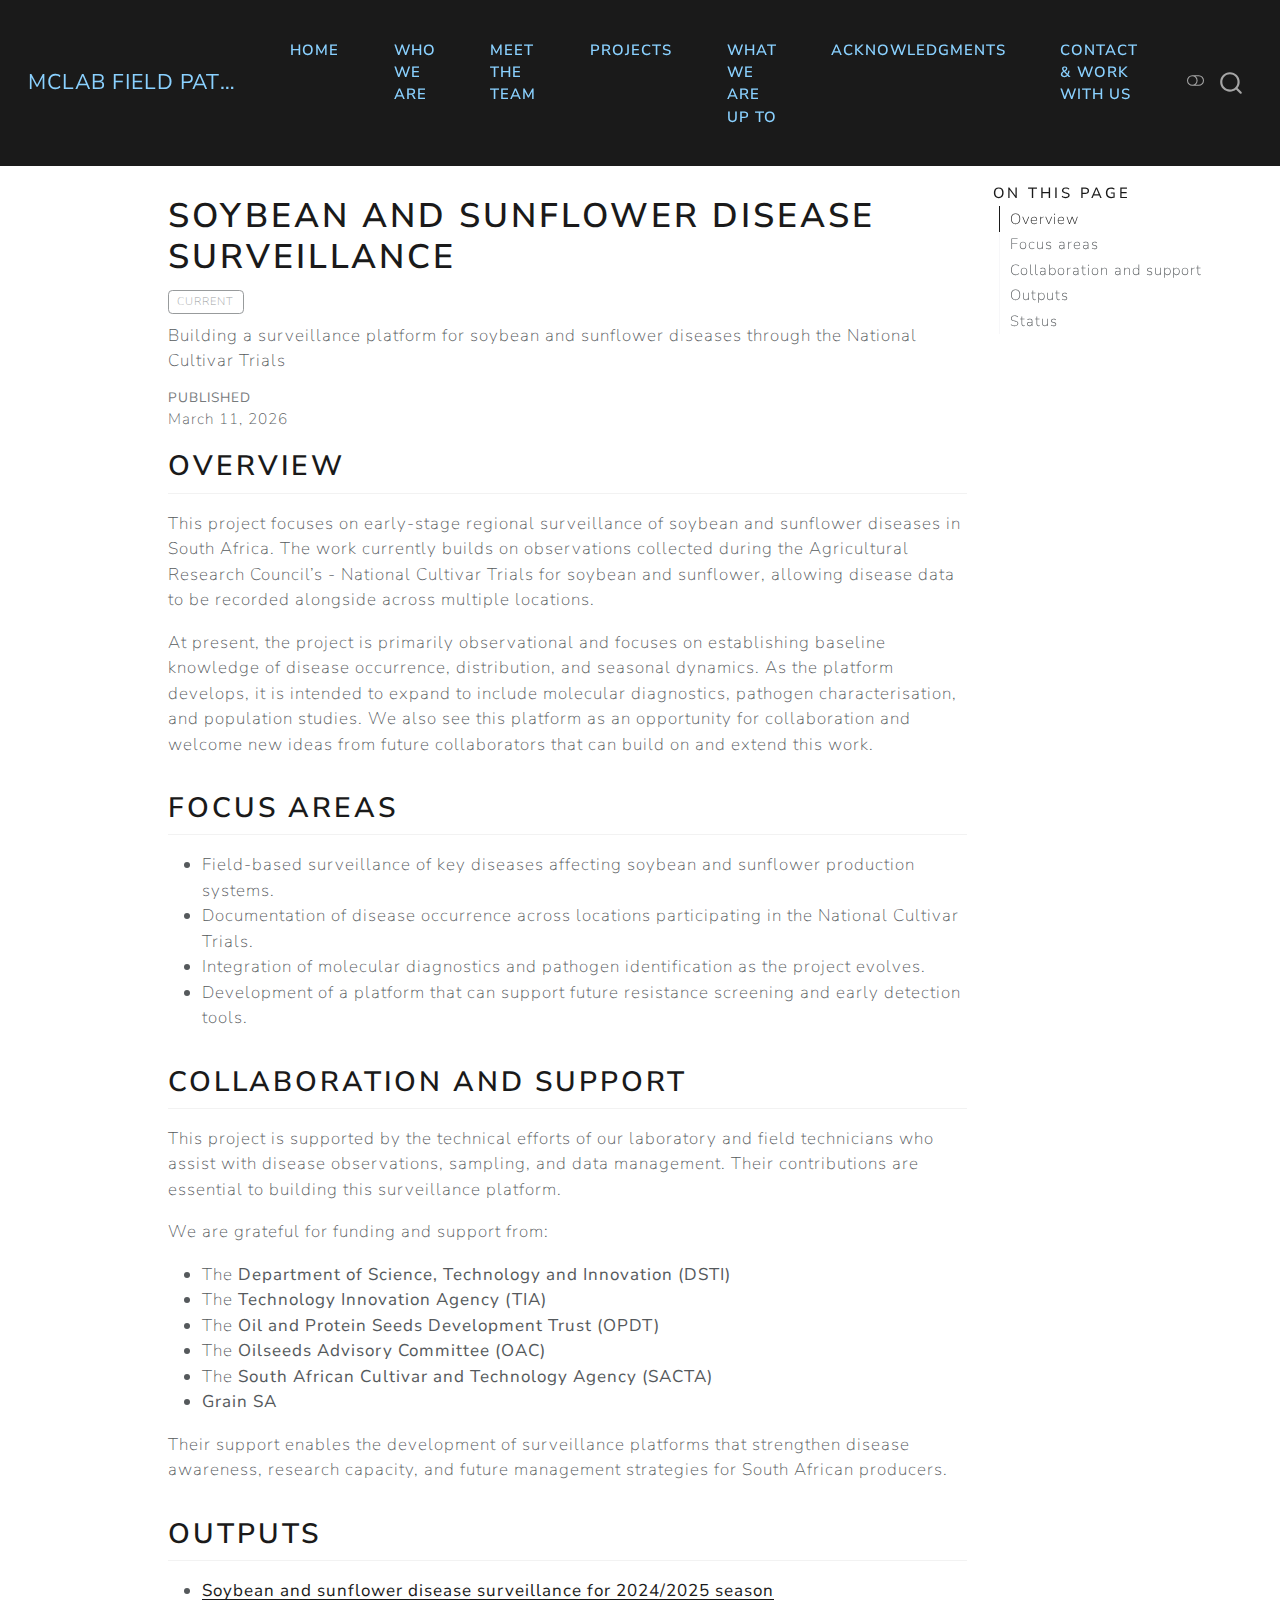
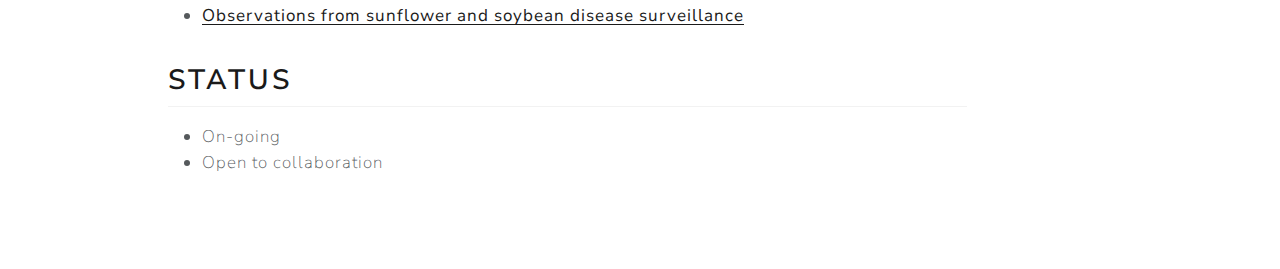
<file: docs/projects/sclerotinia-remote-sensing.html>
<!DOCTYPE html>
<html xmlns="http://www.w3.org/1999/xhtml" lang="en" xml:lang="en"><head>

<meta charset="utf-8">
<meta name="generator" content="quarto-1.8.26">

<meta name="viewport" content="width=device-width, initial-scale=1.0, user-scalable=yes">

<meta name="dcterms.date" content="2026-03-11">
<meta name="description" content="Building a surveillance platform for soybean and sunflower diseases through the National Cultivar Trials">

<title>Soybean and Sunflower Disease Surveillance – McLab Field Pathology &amp; Epidemiology Group</title>
<style>
code{white-space: pre-wrap;}
span.smallcaps{font-variant: small-caps;}
div.columns{display: flex; gap: min(4vw, 1.5em);}
div.column{flex: auto; overflow-x: auto;}
div.hanging-indent{margin-left: 1.5em; text-indent: -1.5em;}
ul.task-list{list-style: none;}
ul.task-list li input[type="checkbox"] {
  width: 0.8em;
  margin: 0 0.8em 0.2em -1em; /* quarto-specific, see https://github.com/quarto-dev/quarto-cli/issues/4556 */ 
  vertical-align: middle;
}
</style>


<script src="../site_libs/quarto-nav/quarto-nav.js"></script>
<script src="../site_libs/quarto-nav/headroom.min.js"></script>
<script src="../site_libs/clipboard/clipboard.min.js"></script>
<script src="../site_libs/quarto-search/autocomplete.umd.js"></script>
<script src="../site_libs/quarto-search/fuse.min.js"></script>
<script src="../site_libs/quarto-search/quarto-search.js"></script>
<meta name="quarto:offset" content="../">
<script src="../site_libs/quarto-html/quarto.js" type="module"></script>
<script src="../site_libs/quarto-html/tabsets/tabsets.js" type="module"></script>
<script src="../site_libs/quarto-html/axe/axe-check.js" type="module"></script>
<script src="../site_libs/quarto-html/popper.min.js"></script>
<script src="../site_libs/quarto-html/tippy.umd.min.js"></script>
<script src="../site_libs/quarto-html/anchor.min.js"></script>
<link href="../site_libs/quarto-html/tippy.css" rel="stylesheet">
<link href="../site_libs/quarto-html/quarto-syntax-highlighting-587c61ba64f3a5504c4d52d930310e48.css" rel="stylesheet" class="quarto-color-scheme" id="quarto-text-highlighting-styles">
<link href="../site_libs/quarto-html/quarto-syntax-highlighting-dark-b758ccaa5987ceb1b75504551e579abf.css" rel="stylesheet" class="quarto-color-scheme quarto-color-alternate" id="quarto-text-highlighting-styles">
<link href="../site_libs/quarto-html/quarto-syntax-highlighting-587c61ba64f3a5504c4d52d930310e48.css" rel="stylesheet" class="quarto-color-scheme-extra" id="quarto-text-highlighting-styles">
<script src="../site_libs/bootstrap/bootstrap.min.js"></script>
<link href="../site_libs/bootstrap/bootstrap-icons.css" rel="stylesheet">
<link href="../site_libs/bootstrap/bootstrap-cc1d64809b8ed731f92ea1275fe9f05b.min.css" rel="stylesheet" append-hash="true" class="quarto-color-scheme" id="quarto-bootstrap" data-mode="light">
<link href="../site_libs/bootstrap/bootstrap-dark-24772959a0e306aba8d7698078628ce7.min.css" rel="stylesheet" append-hash="true" class="quarto-color-scheme quarto-color-alternate" id="quarto-bootstrap" data-mode="dark">
<link href="../site_libs/bootstrap/bootstrap-cc1d64809b8ed731f92ea1275fe9f05b.min.css" rel="stylesheet" append-hash="true" class="quarto-color-scheme-extra" id="quarto-bootstrap" data-mode="light">
<script id="quarto-search-options" type="application/json">{
  "location": "navbar",
  "copy-button": false,
  "collapse-after": 3,
  "panel-placement": "end",
  "type": "overlay",
  "limit": 50,
  "keyboard-shortcut": [
    "f",
    "/",
    "s"
  ],
  "show-item-context": false,
  "language": {
    "search-no-results-text": "No results",
    "search-matching-documents-text": "matching documents",
    "search-copy-link-title": "Copy link to search",
    "search-hide-matches-text": "Hide additional matches",
    "search-more-match-text": "more match in this document",
    "search-more-matches-text": "more matches in this document",
    "search-clear-button-title": "Clear",
    "search-text-placeholder": "",
    "search-detached-cancel-button-title": "Cancel",
    "search-submit-button-title": "Submit",
    "search-label": "Search"
  }
}</script>


<link rel="stylesheet" href="../styles.css">
</head>

<body class="nav-fixed quarto-light"><script id="quarto-html-before-body" type="application/javascript">
    const toggleBodyColorMode = (bsSheetEl) => {
      const mode = bsSheetEl.getAttribute("data-mode");
      const bodyEl = window.document.querySelector("body");
      if (mode === "dark") {
        bodyEl.classList.add("quarto-dark");
        bodyEl.classList.remove("quarto-light");
      } else {
        bodyEl.classList.add("quarto-light");
        bodyEl.classList.remove("quarto-dark");
      }
    }
    const toggleBodyColorPrimary = () => {
      const bsSheetEl = window.document.querySelector("link#quarto-bootstrap:not([rel=disabled-stylesheet])");
      if (bsSheetEl) {
        toggleBodyColorMode(bsSheetEl);
      }
    }
    const setColorSchemeToggle = (alternate) => {
      const toggles = window.document.querySelectorAll('.quarto-color-scheme-toggle');
      for (let i=0; i < toggles.length; i++) {
        const toggle = toggles[i];
        if (toggle) {
          if (alternate) {
            toggle.classList.add("alternate");
          } else {
            toggle.classList.remove("alternate");
          }
        }
      }
    };
    const toggleColorMode = (alternate) => {
      // Switch the stylesheets
      const primaryStylesheets = window.document.querySelectorAll('link.quarto-color-scheme:not(.quarto-color-alternate)');
      const alternateStylesheets = window.document.querySelectorAll('link.quarto-color-scheme.quarto-color-alternate');
      manageTransitions('#quarto-margin-sidebar .nav-link', false);
      if (alternate) {
        // note: dark is layered on light, we don't disable primary!
        enableStylesheet(alternateStylesheets);
        for (const sheetNode of alternateStylesheets) {
          if (sheetNode.id === "quarto-bootstrap") {
            toggleBodyColorMode(sheetNode);
          }
        }
      } else {
        disableStylesheet(alternateStylesheets);
        enableStylesheet(primaryStylesheets)
        toggleBodyColorPrimary();
      }
      manageTransitions('#quarto-margin-sidebar .nav-link', true);
      // Switch the toggles
      setColorSchemeToggle(alternate)
      // Hack to workaround the fact that safari doesn't
      // properly recolor the scrollbar when toggling (#1455)
      if (navigator.userAgent.indexOf('Safari') > 0 && navigator.userAgent.indexOf('Chrome') == -1) {
        manageTransitions("body", false);
        window.scrollTo(0, 1);
        setTimeout(() => {
          window.scrollTo(0, 0);
          manageTransitions("body", true);
        }, 40);
      }
    }
    const disableStylesheet = (stylesheets) => {
      for (let i=0; i < stylesheets.length; i++) {
        const stylesheet = stylesheets[i];
        stylesheet.rel = 'disabled-stylesheet';
      }
    }
    const enableStylesheet = (stylesheets) => {
      for (let i=0; i < stylesheets.length; i++) {
        const stylesheet = stylesheets[i];
        if(stylesheet.rel !== 'stylesheet') { // for Chrome, which will still FOUC without this check
          stylesheet.rel = 'stylesheet';
        }
      }
    }
    const manageTransitions = (selector, allowTransitions) => {
      const els = window.document.querySelectorAll(selector);
      for (let i=0; i < els.length; i++) {
        const el = els[i];
        if (allowTransitions) {
          el.classList.remove('notransition');
        } else {
          el.classList.add('notransition');
        }
      }
    }
    const isFileUrl = () => {
      return window.location.protocol === 'file:';
    }
    const hasAlternateSentinel = () => {
      let styleSentinel = getColorSchemeSentinel();
      if (styleSentinel !== null) {
        return styleSentinel === "alternate";
      } else {
        return false;
      }
    }
    const setStyleSentinel = (alternate) => {
      const value = alternate ? "alternate" : "default";
      if (!isFileUrl()) {
        window.localStorage.setItem("quarto-color-scheme", value);
      } else {
        localAlternateSentinel = value;
      }
    }
    const getColorSchemeSentinel = () => {
      if (!isFileUrl()) {
        const storageValue = window.localStorage.getItem("quarto-color-scheme");
        return storageValue != null ? storageValue : localAlternateSentinel;
      } else {
        return localAlternateSentinel;
      }
    }
    const toggleGiscusIfUsed = (isAlternate, darkModeDefault) => {
      const baseTheme = document.querySelector('#giscus-base-theme')?.value ?? 'light';
      const alternateTheme = document.querySelector('#giscus-alt-theme')?.value ?? 'dark';
      let newTheme = '';
      if(authorPrefersDark) {
        newTheme = isAlternate ? baseTheme : alternateTheme;
      } else {
        newTheme = isAlternate ? alternateTheme : baseTheme;
      }
      const changeGiscusTheme = () => {
        // From: https://github.com/giscus/giscus/issues/336
        const sendMessage = (message) => {
          const iframe = document.querySelector('iframe.giscus-frame');
          if (!iframe) return;
          iframe.contentWindow.postMessage({ giscus: message }, 'https://giscus.app');
        }
        sendMessage({
          setConfig: {
            theme: newTheme
          }
        });
      }
      const isGiscussLoaded = window.document.querySelector('iframe.giscus-frame') !== null;
      if (isGiscussLoaded) {
        changeGiscusTheme();
      }
    };
    const authorPrefersDark = false;
    const darkModeDefault = authorPrefersDark;
      document.querySelector('link#quarto-text-highlighting-styles.quarto-color-scheme-extra').rel = 'disabled-stylesheet';
      document.querySelector('link#quarto-bootstrap.quarto-color-scheme-extra').rel = 'disabled-stylesheet';
    let localAlternateSentinel = darkModeDefault ? 'alternate' : 'default';
    // Dark / light mode switch
    window.quartoToggleColorScheme = () => {
      // Read the current dark / light value
      let toAlternate = !hasAlternateSentinel();
      toggleColorMode(toAlternate);
      setStyleSentinel(toAlternate);
      toggleGiscusIfUsed(toAlternate, darkModeDefault);
      window.dispatchEvent(new Event('resize'));
    };
    // Switch to dark mode if need be
    if (hasAlternateSentinel()) {
      toggleColorMode(true);
    } else {
      toggleColorMode(false);
    }
  </script>

<div id="quarto-search-results"></div>
  <header id="quarto-header" class="headroom fixed-top">
    <nav class="navbar navbar-expand-lg " data-bs-theme="dark">
      <div class="navbar-container container-fluid">
      <div class="navbar-brand-container mx-auto">
    <a class="navbar-brand" href="../index.html">
    <span class="navbar-title">McLab Field Pathology &amp; Epidemiology Group</span>
    </a>
  </div>
            <div id="quarto-search" class="" title="Search"></div>
          <button class="navbar-toggler" type="button" data-bs-toggle="collapse" data-bs-target="#navbarCollapse" aria-controls="navbarCollapse" role="menu" aria-expanded="false" aria-label="Toggle navigation" onclick="if (window.quartoToggleHeadroom) { window.quartoToggleHeadroom(); }">
  <span class="navbar-toggler-icon"></span>
</button>
          <div class="collapse navbar-collapse" id="navbarCollapse">
            <ul class="navbar-nav navbar-nav-scroll me-auto">
  <li class="nav-item">
    <a class="nav-link" href="../index.html"> 
<span class="menu-text">Home</span></a>
  </li>  
  <li class="nav-item">
    <a class="nav-link" href="../about.html"> 
<span class="menu-text">Who We Are</span></a>
  </li>  
  <li class="nav-item">
    <a class="nav-link" href="../team.html"> 
<span class="menu-text">Meet the Team</span></a>
  </li>  
  <li class="nav-item">
    <a class="nav-link" href="../projects.html"> 
<span class="menu-text">Projects</span></a>
  </li>  
  <li class="nav-item">
    <a class="nav-link" href="../updates.html"> 
<span class="menu-text">What We Are Up To</span></a>
  </li>  
  <li class="nav-item">
    <a class="nav-link" href="../acknowledgments.html"> 
<span class="menu-text">Acknowledgments</span></a>
  </li>  
  <li class="nav-item">
    <a class="nav-link" href="../contact.html"> 
<span class="menu-text">Contact &amp; Work With Us</span></a>
  </li>  
</ul>
          </div> <!-- /navcollapse -->
            <div class="quarto-navbar-tools">
  <a href="" class="quarto-color-scheme-toggle quarto-navigation-tool  px-1" onclick="window.quartoToggleColorScheme(); return false;" title="Toggle dark mode"><i class="bi"></i></a>
</div>
      </div> <!-- /container-fluid -->
    </nav>
</header>
<!-- content -->
<div id="quarto-content" class="quarto-container page-columns page-rows-contents page-layout-article page-navbar">
<!-- sidebar -->
<!-- margin-sidebar -->
    <div id="quarto-margin-sidebar" class="sidebar margin-sidebar">
        <nav id="TOC" role="doc-toc" class="toc-active">
    <h2 id="toc-title">On this page</h2>
   
  <ul>
  <li><a href="#overview" id="toc-overview" class="nav-link active" data-scroll-target="#overview">Overview</a></li>
  <li><a href="#focus-areas" id="toc-focus-areas" class="nav-link" data-scroll-target="#focus-areas">Focus areas</a></li>
  <li><a href="#collaboration-and-support" id="toc-collaboration-and-support" class="nav-link" data-scroll-target="#collaboration-and-support">Collaboration and support</a></li>
  <li><a href="#outputs" id="toc-outputs" class="nav-link" data-scroll-target="#outputs">Outputs</a></li>
  <li><a href="#status" id="toc-status" class="nav-link" data-scroll-target="#status">Status</a></li>
  </ul>
</nav>
    </div>
<!-- main -->
<main class="content" id="quarto-document-content">


<header id="title-block-header" class="quarto-title-block default">
<div class="quarto-title">
<h1 class="title">Soybean and Sunflower Disease Surveillance</h1>
  <div class="quarto-categories">
    <div class="quarto-category">Current</div>
  </div>
  </div>

<div>
  <div class="description">
    Building a surveillance platform for soybean and sunflower diseases through the National Cultivar Trials
  </div>
</div>


<div class="quarto-title-meta">

    
    <div>
    <div class="quarto-title-meta-heading">Published</div>
    <div class="quarto-title-meta-contents">
      <p class="date">March 11, 2026</p>
    </div>
  </div>
  
    
  </div>
  


</header>


<section id="overview" class="level2">
<h2 class="anchored" data-anchor-id="overview">Overview</h2>
<p>This project focuses on early-stage regional surveillance of soybean and sunflower diseases in South Africa. The work currently builds on observations collected during the Agricultural Research Council’s - National Cultivar Trials for soybean and sunflower, allowing disease data to be recorded alongside across multiple locations.</p>
<p>At present, the project is primarily observational and focuses on establishing baseline knowledge of disease occurrence, distribution, and seasonal dynamics. As the platform develops, it is intended to expand to include molecular diagnostics, pathogen characterisation, and population studies. We also see this platform as an opportunity for collaboration and welcome new ideas from future collaborators that can build on and extend this work.</p>
</section>
<section id="focus-areas" class="level2">
<h2 class="anchored" data-anchor-id="focus-areas">Focus areas</h2>
<ul>
<li>Field-based surveillance of key diseases affecting soybean and sunflower production systems.<br>
</li>
<li>Documentation of disease occurrence across locations participating in the National Cultivar Trials.<br>
</li>
<li>Integration of molecular diagnostics and pathogen identification as the project evolves.<br>
</li>
<li>Development of a platform that can support future resistance screening and early detection tools.</li>
</ul>
</section>
<section id="collaboration-and-support" class="level2">
<h2 class="anchored" data-anchor-id="collaboration-and-support">Collaboration and support</h2>
<p>This project is supported by the technical efforts of our laboratory and field technicians who assist with disease observations, sampling, and data management. Their contributions are essential to building this surveillance platform.</p>
<p>We are grateful for funding and support from:</p>
<ul>
<li>The <strong>Department of Science, Technology and Innovation (DSTI)</strong><br>
</li>
<li>The <strong>Technology Innovation Agency (TIA)</strong><br>
</li>
<li>The <strong>Oil and Protein Seeds Development Trust (OPDT)</strong><br>
</li>
<li>The <strong>Oilseeds Advisory Committee (OAC)</strong><br>
</li>
<li>The <strong>South African Cultivar and Technology Agency (SACTA)</strong><br>
</li>
<li><strong>Grain SA</strong></li>
</ul>
<p>Their support enables the development of surveillance platforms that strengthen disease awareness, research capacity, and future management strategies for South African producers.</p>
</section>
<section id="outputs" class="level2">
<h2 class="anchored" data-anchor-id="outputs">Outputs</h2>
<ul>
<li><a href="https://sagrainmag.co.za/2025/12/13/soybean-and-sunflower-disease-surveillance-for-2024-2025-season/">Soybean and sunflower disease surveillance for 2024/2025 season</a></li>
<li><a href="https://sagrainmag.co.za/2024/09/02/observations-from-sunflower-and-soybean-disease-surveillance/">Observations from sunflower and soybean disease surveillance</a></li>
</ul>
</section>
<section id="status" class="level2">
<h2 class="anchored" data-anchor-id="status">Status</h2>
<ul>
<li>On-going</li>
<li>Open to collaboration</li>
</ul>


</section>

</main> <!-- /main -->
<script id="quarto-html-after-body" type="application/javascript">
  window.document.addEventListener("DOMContentLoaded", function (event) {
    // Ensure there is a toggle, if there isn't float one in the top right
    if (window.document.querySelector('.quarto-color-scheme-toggle') === null) {
      const a = window.document.createElement('a');
      a.classList.add('top-right');
      a.classList.add('quarto-color-scheme-toggle');
      a.href = "";
      a.onclick = function() { try { window.quartoToggleColorScheme(); } catch {} return false; };
      const i = window.document.createElement("i");
      i.classList.add('bi');
      a.appendChild(i);
      window.document.body.appendChild(a);
    }
    setColorSchemeToggle(hasAlternateSentinel())
    const icon = "";
    const anchorJS = new window.AnchorJS();
    anchorJS.options = {
      placement: 'right',
      icon: icon
    };
    anchorJS.add('.anchored');
    const isCodeAnnotation = (el) => {
      for (const clz of el.classList) {
        if (clz.startsWith('code-annotation-')) {                     
          return true;
        }
      }
      return false;
    }
    const onCopySuccess = function(e) {
      // button target
      const button = e.trigger;
      // don't keep focus
      button.blur();
      // flash "checked"
      button.classList.add('code-copy-button-checked');
      var currentTitle = button.getAttribute("title");
      button.setAttribute("title", "Copied!");
      let tooltip;
      if (window.bootstrap) {
        button.setAttribute("data-bs-toggle", "tooltip");
        button.setAttribute("data-bs-placement", "left");
        button.setAttribute("data-bs-title", "Copied!");
        tooltip = new bootstrap.Tooltip(button, 
          { trigger: "manual", 
            customClass: "code-copy-button-tooltip",
            offset: [0, -8]});
        tooltip.show();    
      }
      setTimeout(function() {
        if (tooltip) {
          tooltip.hide();
          button.removeAttribute("data-bs-title");
          button.removeAttribute("data-bs-toggle");
          button.removeAttribute("data-bs-placement");
        }
        button.setAttribute("title", currentTitle);
        button.classList.remove('code-copy-button-checked');
      }, 1000);
      // clear code selection
      e.clearSelection();
    }
    const getTextToCopy = function(trigger) {
      const outerScaffold = trigger.parentElement.cloneNode(true);
      const codeEl = outerScaffold.querySelector('code');
      for (const childEl of codeEl.children) {
        if (isCodeAnnotation(childEl)) {
          childEl.remove();
        }
      }
      return codeEl.innerText;
    }
    const clipboard = new window.ClipboardJS('.code-copy-button:not([data-in-quarto-modal])', {
      text: getTextToCopy
    });
    clipboard.on('success', onCopySuccess);
    if (window.document.getElementById('quarto-embedded-source-code-modal')) {
      const clipboardModal = new window.ClipboardJS('.code-copy-button[data-in-quarto-modal]', {
        text: getTextToCopy,
        container: window.document.getElementById('quarto-embedded-source-code-modal')
      });
      clipboardModal.on('success', onCopySuccess);
    }
      var localhostRegex = new RegExp(/^(?:http|https):\/\/localhost\:?[0-9]*\//);
      var mailtoRegex = new RegExp(/^mailto:/);
        var filterRegex = new RegExp("https:\/\/mclab-plant-pathology\.co\.za");
      var isInternal = (href) => {
          return filterRegex.test(href) || localhostRegex.test(href) || mailtoRegex.test(href);
      }
      // Inspect non-navigation links and adorn them if external
     var links = window.document.querySelectorAll('a[href]:not(.nav-link):not(.navbar-brand):not(.toc-action):not(.sidebar-link):not(.sidebar-item-toggle):not(.pagination-link):not(.no-external):not([aria-hidden]):not(.dropdown-item):not(.quarto-navigation-tool):not(.about-link)');
      for (var i=0; i<links.length; i++) {
        const link = links[i];
        if (!isInternal(link.href)) {
          // undo the damage that might have been done by quarto-nav.js in the case of
          // links that we want to consider external
          if (link.dataset.originalHref !== undefined) {
            link.href = link.dataset.originalHref;
          }
        }
      }
    function tippyHover(el, contentFn, onTriggerFn, onUntriggerFn) {
      const config = {
        allowHTML: true,
        maxWidth: 500,
        delay: 100,
        arrow: false,
        appendTo: function(el) {
            return el.parentElement;
        },
        interactive: true,
        interactiveBorder: 10,
        theme: 'quarto',
        placement: 'bottom-start',
      };
      if (contentFn) {
        config.content = contentFn;
      }
      if (onTriggerFn) {
        config.onTrigger = onTriggerFn;
      }
      if (onUntriggerFn) {
        config.onUntrigger = onUntriggerFn;
      }
      window.tippy(el, config); 
    }
    const noterefs = window.document.querySelectorAll('a[role="doc-noteref"]');
    for (var i=0; i<noterefs.length; i++) {
      const ref = noterefs[i];
      tippyHover(ref, function() {
        // use id or data attribute instead here
        let href = ref.getAttribute('data-footnote-href') || ref.getAttribute('href');
        try { href = new URL(href).hash; } catch {}
        const id = href.replace(/^#\/?/, "");
        const note = window.document.getElementById(id);
        if (note) {
          return note.innerHTML;
        } else {
          return "";
        }
      });
    }
    const xrefs = window.document.querySelectorAll('a.quarto-xref');
    const processXRef = (id, note) => {
      // Strip column container classes
      const stripColumnClz = (el) => {
        el.classList.remove("page-full", "page-columns");
        if (el.children) {
          for (const child of el.children) {
            stripColumnClz(child);
          }
        }
      }
      stripColumnClz(note)
      if (id === null || id.startsWith('sec-')) {
        // Special case sections, only their first couple elements
        const container = document.createElement("div");
        if (note.children && note.children.length > 2) {
          container.appendChild(note.children[0].cloneNode(true));
          for (let i = 1; i < note.children.length; i++) {
            const child = note.children[i];
            if (child.tagName === "P" && child.innerText === "") {
              continue;
            } else {
              container.appendChild(child.cloneNode(true));
              break;
            }
          }
          if (window.Quarto?.typesetMath) {
            window.Quarto.typesetMath(container);
          }
          return container.innerHTML
        } else {
          if (window.Quarto?.typesetMath) {
            window.Quarto.typesetMath(note);
          }
          return note.innerHTML;
        }
      } else {
        // Remove any anchor links if they are present
        const anchorLink = note.querySelector('a.anchorjs-link');
        if (anchorLink) {
          anchorLink.remove();
        }
        if (window.Quarto?.typesetMath) {
          window.Quarto.typesetMath(note);
        }
        if (note.classList.contains("callout")) {
          return note.outerHTML;
        } else {
          return note.innerHTML;
        }
      }
    }
    for (var i=0; i<xrefs.length; i++) {
      const xref = xrefs[i];
      tippyHover(xref, undefined, function(instance) {
        instance.disable();
        let url = xref.getAttribute('href');
        let hash = undefined; 
        if (url.startsWith('#')) {
          hash = url;
        } else {
          try { hash = new URL(url).hash; } catch {}
        }
        if (hash) {
          const id = hash.replace(/^#\/?/, "");
          const note = window.document.getElementById(id);
          if (note !== null) {
            try {
              const html = processXRef(id, note.cloneNode(true));
              instance.setContent(html);
            } finally {
              instance.enable();
              instance.show();
            }
          } else {
            // See if we can fetch this
            fetch(url.split('#')[0])
            .then(res => res.text())
            .then(html => {
              const parser = new DOMParser();
              const htmlDoc = parser.parseFromString(html, "text/html");
              const note = htmlDoc.getElementById(id);
              if (note !== null) {
                const html = processXRef(id, note);
                instance.setContent(html);
              } 
            }).finally(() => {
              instance.enable();
              instance.show();
            });
          }
        } else {
          // See if we can fetch a full url (with no hash to target)
          // This is a special case and we should probably do some content thinning / targeting
          fetch(url)
          .then(res => res.text())
          .then(html => {
            const parser = new DOMParser();
            const htmlDoc = parser.parseFromString(html, "text/html");
            const note = htmlDoc.querySelector('main.content');
            if (note !== null) {
              // This should only happen for chapter cross references
              // (since there is no id in the URL)
              // remove the first header
              if (note.children.length > 0 && note.children[0].tagName === "HEADER") {
                note.children[0].remove();
              }
              const html = processXRef(null, note);
              instance.setContent(html);
            } 
          }).finally(() => {
            instance.enable();
            instance.show();
          });
        }
      }, function(instance) {
      });
    }
        let selectedAnnoteEl;
        const selectorForAnnotation = ( cell, annotation) => {
          let cellAttr = 'data-code-cell="' + cell + '"';
          let lineAttr = 'data-code-annotation="' +  annotation + '"';
          const selector = 'span[' + cellAttr + '][' + lineAttr + ']';
          return selector;
        }
        const selectCodeLines = (annoteEl) => {
          const doc = window.document;
          const targetCell = annoteEl.getAttribute("data-target-cell");
          const targetAnnotation = annoteEl.getAttribute("data-target-annotation");
          const annoteSpan = window.document.querySelector(selectorForAnnotation(targetCell, targetAnnotation));
          const lines = annoteSpan.getAttribute("data-code-lines").split(",");
          const lineIds = lines.map((line) => {
            return targetCell + "-" + line;
          })
          let top = null;
          let height = null;
          let parent = null;
          if (lineIds.length > 0) {
              //compute the position of the single el (top and bottom and make a div)
              const el = window.document.getElementById(lineIds[0]);
              top = el.offsetTop;
              height = el.offsetHeight;
              parent = el.parentElement.parentElement;
            if (lineIds.length > 1) {
              const lastEl = window.document.getElementById(lineIds[lineIds.length - 1]);
              const bottom = lastEl.offsetTop + lastEl.offsetHeight;
              height = bottom - top;
            }
            if (top !== null && height !== null && parent !== null) {
              // cook up a div (if necessary) and position it 
              let div = window.document.getElementById("code-annotation-line-highlight");
              if (div === null) {
                div = window.document.createElement("div");
                div.setAttribute("id", "code-annotation-line-highlight");
                div.style.position = 'absolute';
                parent.appendChild(div);
              }
              div.style.top = top - 2 + "px";
              div.style.height = height + 4 + "px";
              div.style.left = 0;
              let gutterDiv = window.document.getElementById("code-annotation-line-highlight-gutter");
              if (gutterDiv === null) {
                gutterDiv = window.document.createElement("div");
                gutterDiv.setAttribute("id", "code-annotation-line-highlight-gutter");
                gutterDiv.style.position = 'absolute';
                const codeCell = window.document.getElementById(targetCell);
                const gutter = codeCell.querySelector('.code-annotation-gutter');
                gutter.appendChild(gutterDiv);
              }
              gutterDiv.style.top = top - 2 + "px";
              gutterDiv.style.height = height + 4 + "px";
            }
            selectedAnnoteEl = annoteEl;
          }
        };
        const unselectCodeLines = () => {
          const elementsIds = ["code-annotation-line-highlight", "code-annotation-line-highlight-gutter"];
          elementsIds.forEach((elId) => {
            const div = window.document.getElementById(elId);
            if (div) {
              div.remove();
            }
          });
          selectedAnnoteEl = undefined;
        };
          // Handle positioning of the toggle
      window.addEventListener(
        "resize",
        throttle(() => {
          elRect = undefined;
          if (selectedAnnoteEl) {
            selectCodeLines(selectedAnnoteEl);
          }
        }, 10)
      );
      function throttle(fn, ms) {
      let throttle = false;
      let timer;
        return (...args) => {
          if(!throttle) { // first call gets through
              fn.apply(this, args);
              throttle = true;
          } else { // all the others get throttled
              if(timer) clearTimeout(timer); // cancel #2
              timer = setTimeout(() => {
                fn.apply(this, args);
                timer = throttle = false;
              }, ms);
          }
        };
      }
        // Attach click handler to the DT
        const annoteDls = window.document.querySelectorAll('dt[data-target-cell]');
        for (const annoteDlNode of annoteDls) {
          annoteDlNode.addEventListener('click', (event) => {
            const clickedEl = event.target;
            if (clickedEl !== selectedAnnoteEl) {
              unselectCodeLines();
              const activeEl = window.document.querySelector('dt[data-target-cell].code-annotation-active');
              if (activeEl) {
                activeEl.classList.remove('code-annotation-active');
              }
              selectCodeLines(clickedEl);
              clickedEl.classList.add('code-annotation-active');
            } else {
              // Unselect the line
              unselectCodeLines();
              clickedEl.classList.remove('code-annotation-active');
            }
          });
        }
    const findCites = (el) => {
      const parentEl = el.parentElement;
      if (parentEl) {
        const cites = parentEl.dataset.cites;
        if (cites) {
          return {
            el,
            cites: cites.split(' ')
          };
        } else {
          return findCites(el.parentElement)
        }
      } else {
        return undefined;
      }
    };
    var bibliorefs = window.document.querySelectorAll('a[role="doc-biblioref"]');
    for (var i=0; i<bibliorefs.length; i++) {
      const ref = bibliorefs[i];
      const citeInfo = findCites(ref);
      if (citeInfo) {
        tippyHover(citeInfo.el, function() {
          var popup = window.document.createElement('div');
          citeInfo.cites.forEach(function(cite) {
            var citeDiv = window.document.createElement('div');
            citeDiv.classList.add('hanging-indent');
            citeDiv.classList.add('csl-entry');
            var biblioDiv = window.document.getElementById('ref-' + cite);
            if (biblioDiv) {
              citeDiv.innerHTML = biblioDiv.innerHTML;
            }
            popup.appendChild(citeDiv);
          });
          return popup.innerHTML;
        });
      }
    }
  });
  </script>
</div> <!-- /content -->




</body></html>
</file>
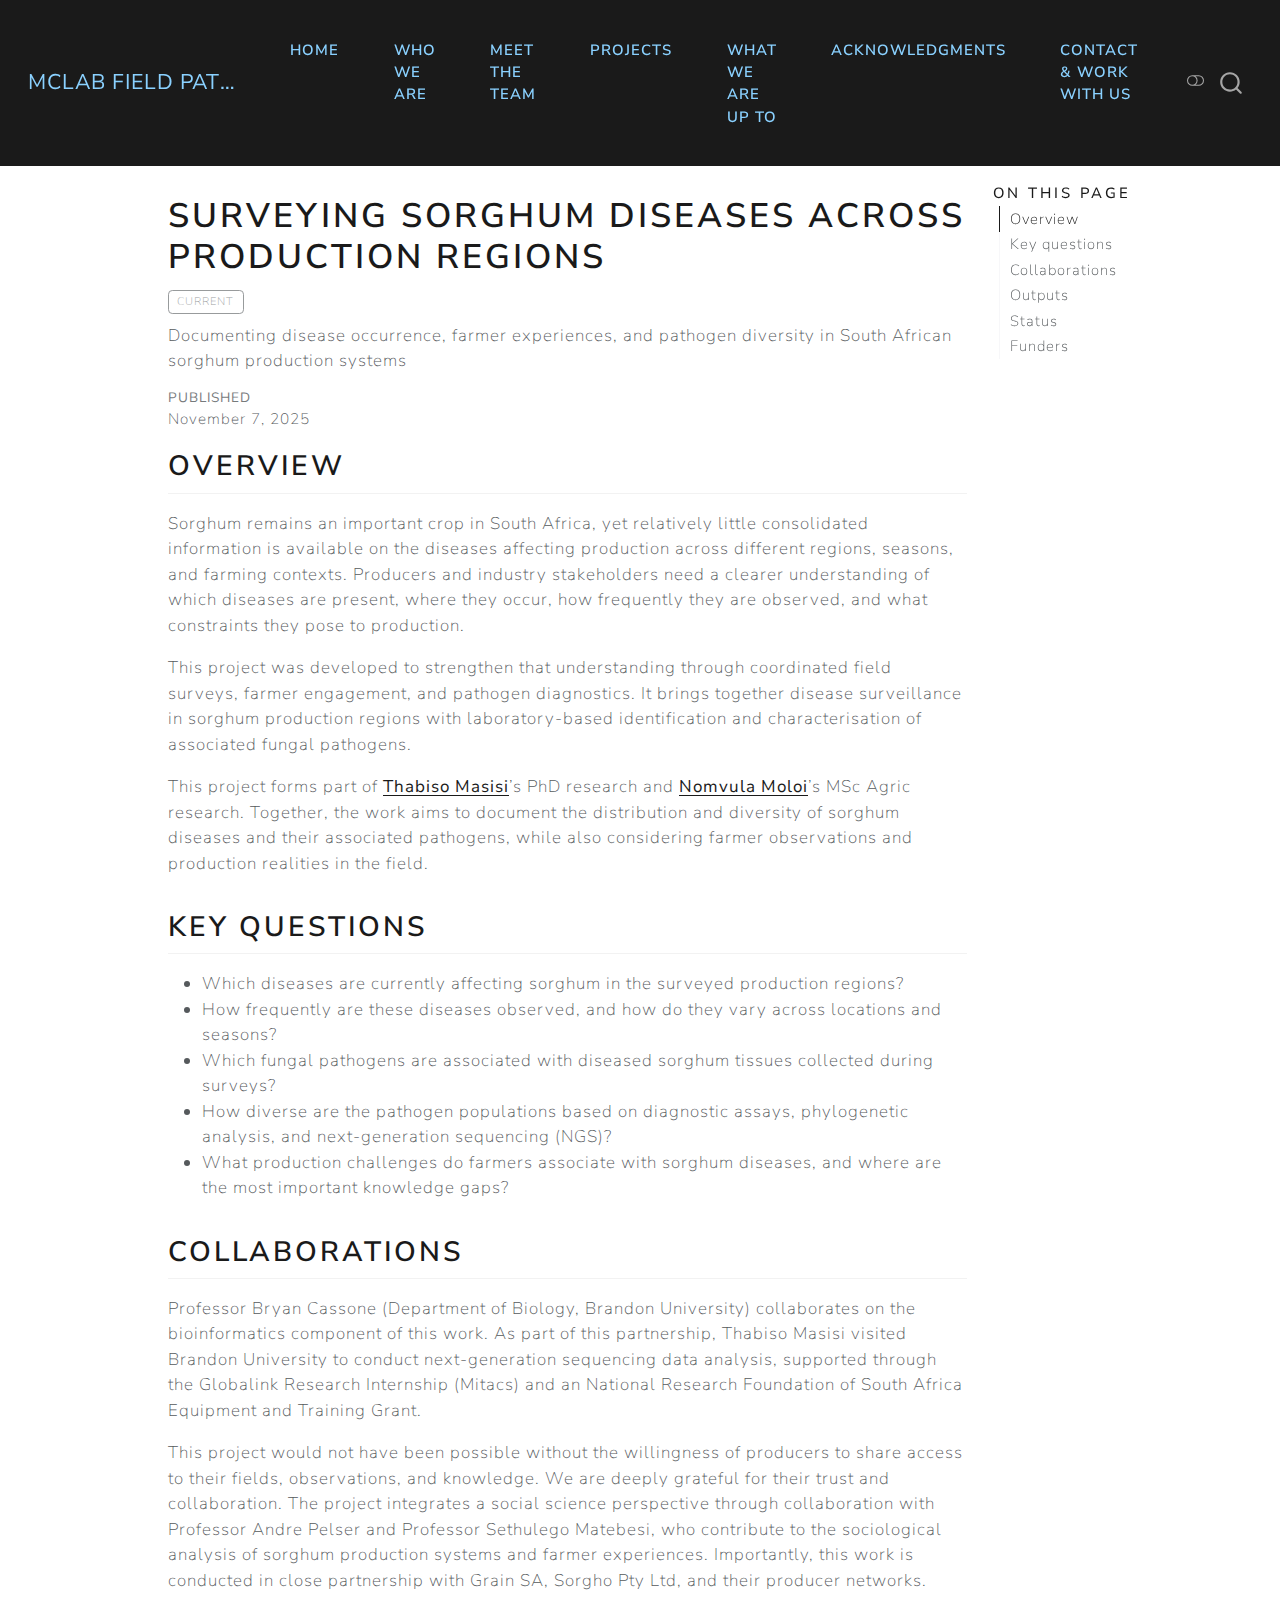
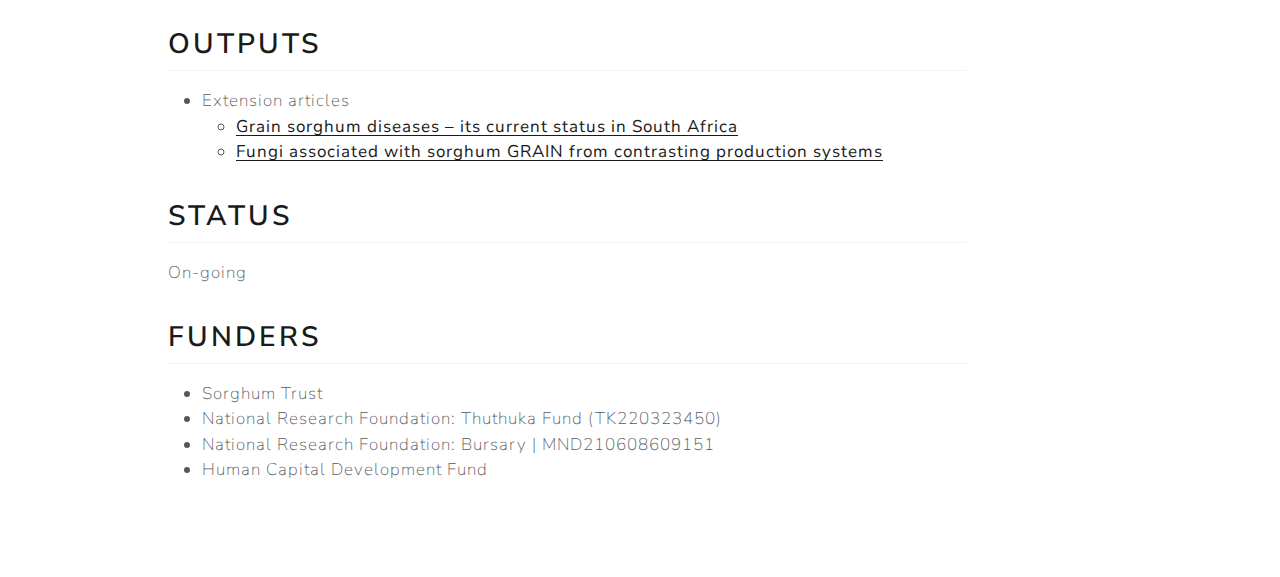
<file: docs/projects/sorghum-surveys.html>
<!DOCTYPE html>
<html xmlns="http://www.w3.org/1999/xhtml" lang="en" xml:lang="en"><head>

<meta charset="utf-8">
<meta name="generator" content="quarto-1.8.26">

<meta name="viewport" content="width=device-width, initial-scale=1.0, user-scalable=yes">

<meta name="dcterms.date" content="2025-11-07">
<meta name="description" content="Documenting disease occurrence, farmer experiences, and pathogen diversity in South African sorghum production systems">

<title>Surveying sorghum diseases across production regions – McLab Field Pathology &amp; Epidemiology Group</title>
<style>
code{white-space: pre-wrap;}
span.smallcaps{font-variant: small-caps;}
div.columns{display: flex; gap: min(4vw, 1.5em);}
div.column{flex: auto; overflow-x: auto;}
div.hanging-indent{margin-left: 1.5em; text-indent: -1.5em;}
ul.task-list{list-style: none;}
ul.task-list li input[type="checkbox"] {
  width: 0.8em;
  margin: 0 0.8em 0.2em -1em; /* quarto-specific, see https://github.com/quarto-dev/quarto-cli/issues/4556 */ 
  vertical-align: middle;
}
</style>


<script src="../site_libs/quarto-nav/quarto-nav.js"></script>
<script src="../site_libs/quarto-nav/headroom.min.js"></script>
<script src="../site_libs/clipboard/clipboard.min.js"></script>
<script src="../site_libs/quarto-search/autocomplete.umd.js"></script>
<script src="../site_libs/quarto-search/fuse.min.js"></script>
<script src="../site_libs/quarto-search/quarto-search.js"></script>
<meta name="quarto:offset" content="../">
<script src="../site_libs/quarto-html/quarto.js" type="module"></script>
<script src="../site_libs/quarto-html/tabsets/tabsets.js" type="module"></script>
<script src="../site_libs/quarto-html/axe/axe-check.js" type="module"></script>
<script src="../site_libs/quarto-html/popper.min.js"></script>
<script src="../site_libs/quarto-html/tippy.umd.min.js"></script>
<script src="../site_libs/quarto-html/anchor.min.js"></script>
<link href="../site_libs/quarto-html/tippy.css" rel="stylesheet">
<link href="../site_libs/quarto-html/quarto-syntax-highlighting-587c61ba64f3a5504c4d52d930310e48.css" rel="stylesheet" class="quarto-color-scheme" id="quarto-text-highlighting-styles">
<link href="../site_libs/quarto-html/quarto-syntax-highlighting-dark-b758ccaa5987ceb1b75504551e579abf.css" rel="stylesheet" class="quarto-color-scheme quarto-color-alternate" id="quarto-text-highlighting-styles">
<link href="../site_libs/quarto-html/quarto-syntax-highlighting-587c61ba64f3a5504c4d52d930310e48.css" rel="stylesheet" class="quarto-color-scheme-extra" id="quarto-text-highlighting-styles">
<script src="../site_libs/bootstrap/bootstrap.min.js"></script>
<link href="../site_libs/bootstrap/bootstrap-icons.css" rel="stylesheet">
<link href="../site_libs/bootstrap/bootstrap-cc1d64809b8ed731f92ea1275fe9f05b.min.css" rel="stylesheet" append-hash="true" class="quarto-color-scheme" id="quarto-bootstrap" data-mode="light">
<link href="../site_libs/bootstrap/bootstrap-dark-24772959a0e306aba8d7698078628ce7.min.css" rel="stylesheet" append-hash="true" class="quarto-color-scheme quarto-color-alternate" id="quarto-bootstrap" data-mode="dark">
<link href="../site_libs/bootstrap/bootstrap-cc1d64809b8ed731f92ea1275fe9f05b.min.css" rel="stylesheet" append-hash="true" class="quarto-color-scheme-extra" id="quarto-bootstrap" data-mode="light">
<script id="quarto-search-options" type="application/json">{
  "location": "navbar",
  "copy-button": false,
  "collapse-after": 3,
  "panel-placement": "end",
  "type": "overlay",
  "limit": 50,
  "keyboard-shortcut": [
    "f",
    "/",
    "s"
  ],
  "show-item-context": false,
  "language": {
    "search-no-results-text": "No results",
    "search-matching-documents-text": "matching documents",
    "search-copy-link-title": "Copy link to search",
    "search-hide-matches-text": "Hide additional matches",
    "search-more-match-text": "more match in this document",
    "search-more-matches-text": "more matches in this document",
    "search-clear-button-title": "Clear",
    "search-text-placeholder": "",
    "search-detached-cancel-button-title": "Cancel",
    "search-submit-button-title": "Submit",
    "search-label": "Search"
  }
}</script>


<link rel="stylesheet" href="../styles.css">
</head>

<body class="nav-fixed quarto-light"><script id="quarto-html-before-body" type="application/javascript">
    const toggleBodyColorMode = (bsSheetEl) => {
      const mode = bsSheetEl.getAttribute("data-mode");
      const bodyEl = window.document.querySelector("body");
      if (mode === "dark") {
        bodyEl.classList.add("quarto-dark");
        bodyEl.classList.remove("quarto-light");
      } else {
        bodyEl.classList.add("quarto-light");
        bodyEl.classList.remove("quarto-dark");
      }
    }
    const toggleBodyColorPrimary = () => {
      const bsSheetEl = window.document.querySelector("link#quarto-bootstrap:not([rel=disabled-stylesheet])");
      if (bsSheetEl) {
        toggleBodyColorMode(bsSheetEl);
      }
    }
    const setColorSchemeToggle = (alternate) => {
      const toggles = window.document.querySelectorAll('.quarto-color-scheme-toggle');
      for (let i=0; i < toggles.length; i++) {
        const toggle = toggles[i];
        if (toggle) {
          if (alternate) {
            toggle.classList.add("alternate");
          } else {
            toggle.classList.remove("alternate");
          }
        }
      }
    };
    const toggleColorMode = (alternate) => {
      // Switch the stylesheets
      const primaryStylesheets = window.document.querySelectorAll('link.quarto-color-scheme:not(.quarto-color-alternate)');
      const alternateStylesheets = window.document.querySelectorAll('link.quarto-color-scheme.quarto-color-alternate');
      manageTransitions('#quarto-margin-sidebar .nav-link', false);
      if (alternate) {
        // note: dark is layered on light, we don't disable primary!
        enableStylesheet(alternateStylesheets);
        for (const sheetNode of alternateStylesheets) {
          if (sheetNode.id === "quarto-bootstrap") {
            toggleBodyColorMode(sheetNode);
          }
        }
      } else {
        disableStylesheet(alternateStylesheets);
        enableStylesheet(primaryStylesheets)
        toggleBodyColorPrimary();
      }
      manageTransitions('#quarto-margin-sidebar .nav-link', true);
      // Switch the toggles
      setColorSchemeToggle(alternate)
      // Hack to workaround the fact that safari doesn't
      // properly recolor the scrollbar when toggling (#1455)
      if (navigator.userAgent.indexOf('Safari') > 0 && navigator.userAgent.indexOf('Chrome') == -1) {
        manageTransitions("body", false);
        window.scrollTo(0, 1);
        setTimeout(() => {
          window.scrollTo(0, 0);
          manageTransitions("body", true);
        }, 40);
      }
    }
    const disableStylesheet = (stylesheets) => {
      for (let i=0; i < stylesheets.length; i++) {
        const stylesheet = stylesheets[i];
        stylesheet.rel = 'disabled-stylesheet';
      }
    }
    const enableStylesheet = (stylesheets) => {
      for (let i=0; i < stylesheets.length; i++) {
        const stylesheet = stylesheets[i];
        if(stylesheet.rel !== 'stylesheet') { // for Chrome, which will still FOUC without this check
          stylesheet.rel = 'stylesheet';
        }
      }
    }
    const manageTransitions = (selector, allowTransitions) => {
      const els = window.document.querySelectorAll(selector);
      for (let i=0; i < els.length; i++) {
        const el = els[i];
        if (allowTransitions) {
          el.classList.remove('notransition');
        } else {
          el.classList.add('notransition');
        }
      }
    }
    const isFileUrl = () => {
      return window.location.protocol === 'file:';
    }
    const hasAlternateSentinel = () => {
      let styleSentinel = getColorSchemeSentinel();
      if (styleSentinel !== null) {
        return styleSentinel === "alternate";
      } else {
        return false;
      }
    }
    const setStyleSentinel = (alternate) => {
      const value = alternate ? "alternate" : "default";
      if (!isFileUrl()) {
        window.localStorage.setItem("quarto-color-scheme", value);
      } else {
        localAlternateSentinel = value;
      }
    }
    const getColorSchemeSentinel = () => {
      if (!isFileUrl()) {
        const storageValue = window.localStorage.getItem("quarto-color-scheme");
        return storageValue != null ? storageValue : localAlternateSentinel;
      } else {
        return localAlternateSentinel;
      }
    }
    const toggleGiscusIfUsed = (isAlternate, darkModeDefault) => {
      const baseTheme = document.querySelector('#giscus-base-theme')?.value ?? 'light';
      const alternateTheme = document.querySelector('#giscus-alt-theme')?.value ?? 'dark';
      let newTheme = '';
      if(authorPrefersDark) {
        newTheme = isAlternate ? baseTheme : alternateTheme;
      } else {
        newTheme = isAlternate ? alternateTheme : baseTheme;
      }
      const changeGiscusTheme = () => {
        // From: https://github.com/giscus/giscus/issues/336
        const sendMessage = (message) => {
          const iframe = document.querySelector('iframe.giscus-frame');
          if (!iframe) return;
          iframe.contentWindow.postMessage({ giscus: message }, 'https://giscus.app');
        }
        sendMessage({
          setConfig: {
            theme: newTheme
          }
        });
      }
      const isGiscussLoaded = window.document.querySelector('iframe.giscus-frame') !== null;
      if (isGiscussLoaded) {
        changeGiscusTheme();
      }
    };
    const authorPrefersDark = false;
    const darkModeDefault = authorPrefersDark;
      document.querySelector('link#quarto-text-highlighting-styles.quarto-color-scheme-extra').rel = 'disabled-stylesheet';
      document.querySelector('link#quarto-bootstrap.quarto-color-scheme-extra').rel = 'disabled-stylesheet';
    let localAlternateSentinel = darkModeDefault ? 'alternate' : 'default';
    // Dark / light mode switch
    window.quartoToggleColorScheme = () => {
      // Read the current dark / light value
      let toAlternate = !hasAlternateSentinel();
      toggleColorMode(toAlternate);
      setStyleSentinel(toAlternate);
      toggleGiscusIfUsed(toAlternate, darkModeDefault);
      window.dispatchEvent(new Event('resize'));
    };
    // Switch to dark mode if need be
    if (hasAlternateSentinel()) {
      toggleColorMode(true);
    } else {
      toggleColorMode(false);
    }
  </script>

<div id="quarto-search-results"></div>
  <header id="quarto-header" class="headroom fixed-top">
    <nav class="navbar navbar-expand-lg " data-bs-theme="dark">
      <div class="navbar-container container-fluid">
      <div class="navbar-brand-container mx-auto">
    <a class="navbar-brand" href="../index.html">
    <span class="navbar-title">McLab Field Pathology &amp; Epidemiology Group</span>
    </a>
  </div>
            <div id="quarto-search" class="" title="Search"></div>
          <button class="navbar-toggler" type="button" data-bs-toggle="collapse" data-bs-target="#navbarCollapse" aria-controls="navbarCollapse" role="menu" aria-expanded="false" aria-label="Toggle navigation" onclick="if (window.quartoToggleHeadroom) { window.quartoToggleHeadroom(); }">
  <span class="navbar-toggler-icon"></span>
</button>
          <div class="collapse navbar-collapse" id="navbarCollapse">
            <ul class="navbar-nav navbar-nav-scroll me-auto">
  <li class="nav-item">
    <a class="nav-link" href="../index.html"> 
<span class="menu-text">Home</span></a>
  </li>  
  <li class="nav-item">
    <a class="nav-link" href="../about.html"> 
<span class="menu-text">Who We Are</span></a>
  </li>  
  <li class="nav-item">
    <a class="nav-link" href="../team.html"> 
<span class="menu-text">Meet the Team</span></a>
  </li>  
  <li class="nav-item">
    <a class="nav-link" href="../projects.html"> 
<span class="menu-text">Projects</span></a>
  </li>  
  <li class="nav-item">
    <a class="nav-link" href="../updates.html"> 
<span class="menu-text">What We Are Up To</span></a>
  </li>  
  <li class="nav-item">
    <a class="nav-link" href="../acknowledgments.html"> 
<span class="menu-text">Acknowledgments</span></a>
  </li>  
  <li class="nav-item">
    <a class="nav-link" href="../contact.html"> 
<span class="menu-text">Contact &amp; Work With Us</span></a>
  </li>  
</ul>
          </div> <!-- /navcollapse -->
            <div class="quarto-navbar-tools">
  <a href="" class="quarto-color-scheme-toggle quarto-navigation-tool  px-1" onclick="window.quartoToggleColorScheme(); return false;" title="Toggle dark mode"><i class="bi"></i></a>
</div>
      </div> <!-- /container-fluid -->
    </nav>
</header>
<!-- content -->
<div id="quarto-content" class="quarto-container page-columns page-rows-contents page-layout-article page-navbar">
<!-- sidebar -->
<!-- margin-sidebar -->
    <div id="quarto-margin-sidebar" class="sidebar margin-sidebar">
        <nav id="TOC" role="doc-toc" class="toc-active">
    <h2 id="toc-title">On this page</h2>
   
  <ul>
  <li><a href="#overview" id="toc-overview" class="nav-link active" data-scroll-target="#overview">Overview</a></li>
  <li><a href="#key-questions" id="toc-key-questions" class="nav-link" data-scroll-target="#key-questions">Key questions</a></li>
  <li><a href="#collaborations" id="toc-collaborations" class="nav-link" data-scroll-target="#collaborations">Collaborations</a></li>
  <li><a href="#outputs" id="toc-outputs" class="nav-link" data-scroll-target="#outputs">Outputs</a></li>
  <li><a href="#status" id="toc-status" class="nav-link" data-scroll-target="#status">Status</a></li>
  <li><a href="#funders" id="toc-funders" class="nav-link" data-scroll-target="#funders">Funders</a></li>
  </ul>
</nav>
    </div>
<!-- main -->
<main class="content" id="quarto-document-content">


<header id="title-block-header" class="quarto-title-block default">
<div class="quarto-title">
<h1 class="title">Surveying sorghum diseases across production regions</h1>
  <div class="quarto-categories">
    <div class="quarto-category">Current</div>
  </div>
  </div>

<div>
  <div class="description">
    Documenting disease occurrence, farmer experiences, and pathogen diversity in South African sorghum production systems
  </div>
</div>


<div class="quarto-title-meta">

    
    <div>
    <div class="quarto-title-meta-heading">Published</div>
    <div class="quarto-title-meta-contents">
      <p class="date">November 7, 2025</p>
    </div>
  </div>
  
    
  </div>
  


</header>


<section id="overview" class="level2">
<h2 class="anchored" data-anchor-id="overview">Overview</h2>
<p>Sorghum remains an important crop in South Africa, yet relatively little consolidated information is available on the diseases affecting production across different regions, seasons, and farming contexts. Producers and industry stakeholders need a clearer understanding of which diseases are present, where they occur, how frequently they are observed, and what constraints they pose to production.</p>
<p>This project was developed to strengthen that understanding through coordinated field surveys, farmer engagement, and pathogen diagnostics. It brings together disease surveillance in sorghum production regions with laboratory-based identification and characterisation of associated fungal pathogens.</p>
<p>This project forms part of <a href="../team.html#thabiso-masisi">Thabiso Masisi</a>’s PhD research and <a href="../team.html#nomvula-moloi">Nomvula Moloi</a>’s MSc Agric research. Together, the work aims to document the distribution and diversity of sorghum diseases and their associated pathogens, while also considering farmer observations and production realities in the field.</p>
</section>
<section id="key-questions" class="level2">
<h2 class="anchored" data-anchor-id="key-questions">Key questions</h2>
<ul>
<li>Which diseases are currently affecting sorghum in the surveyed production regions?<br>
</li>
<li>How frequently are these diseases observed, and how do they vary across locations and seasons?<br>
</li>
<li>Which fungal pathogens are associated with diseased sorghum tissues collected during surveys?<br>
</li>
<li>How diverse are the pathogen populations based on diagnostic assays, phylogenetic analysis, and next-generation sequencing (NGS)?</li>
<li>What production challenges do farmers associate with sorghum diseases, and where are the most important knowledge gaps?</li>
</ul>
</section>
<section id="collaborations" class="level2">
<h2 class="anchored" data-anchor-id="collaborations">Collaborations</h2>
<p>Professor Bryan Cassone (Department of Biology, Brandon University) collaborates on the bioinformatics component of this work. As part of this partnership, Thabiso Masisi visited Brandon University to conduct next-generation sequencing data analysis, supported through the Globalink Research Internship (Mitacs) and an National Research Foundation of South Africa Equipment and Training Grant.</p>
<p>This project would not have been possible without the willingness of producers to share access to their fields, observations, and knowledge. We are deeply grateful for their trust and collaboration. The project integrates a social science perspective through collaboration with Professor Andre Pelser and Professor Sethulego Matebesi, who contribute to the sociological analysis of sorghum production systems and farmer experiences. Importantly, this work is conducted in close partnership with Grain SA, Sorgho Pty Ltd, and their producer networks.</p>
</section>
<section id="outputs" class="level2">
<h2 class="anchored" data-anchor-id="outputs">Outputs</h2>
<ul>
<li>Extension articles
<ul>
<li><a href="https://sagrainmag.co.za/2024/03/04/grain-sorghum-diseases-its-current-status-in-south-africa/">Grain sorghum diseases – its current status in South Africa</a></li>
<li><a href="https://sagrainmag.co.za/2025/09/01/fungi-associated-with-sorghum-grain-from-contrasting-production-systems/">Fungi associated with sorghum GRAIN from contrasting production systems</a></li>
</ul></li>
</ul>
</section>
<section id="status" class="level2">
<h2 class="anchored" data-anchor-id="status">Status</h2>
<p>On-going</p>
</section>
<section id="funders" class="level2">
<h2 class="anchored" data-anchor-id="funders">Funders</h2>
<ul>
<li>Sorghum Trust</li>
<li>National Research Foundation: Thuthuka Fund (TK220323450)</li>
<li>National Research Foundation: Bursary | MND210608609151</li>
<li>Human Capital Development Fund</li>
</ul>


</section>

</main> <!-- /main -->
<script id="quarto-html-after-body" type="application/javascript">
  window.document.addEventListener("DOMContentLoaded", function (event) {
    // Ensure there is a toggle, if there isn't float one in the top right
    if (window.document.querySelector('.quarto-color-scheme-toggle') === null) {
      const a = window.document.createElement('a');
      a.classList.add('top-right');
      a.classList.add('quarto-color-scheme-toggle');
      a.href = "";
      a.onclick = function() { try { window.quartoToggleColorScheme(); } catch {} return false; };
      const i = window.document.createElement("i");
      i.classList.add('bi');
      a.appendChild(i);
      window.document.body.appendChild(a);
    }
    setColorSchemeToggle(hasAlternateSentinel())
    const icon = "";
    const anchorJS = new window.AnchorJS();
    anchorJS.options = {
      placement: 'right',
      icon: icon
    };
    anchorJS.add('.anchored');
    const isCodeAnnotation = (el) => {
      for (const clz of el.classList) {
        if (clz.startsWith('code-annotation-')) {                     
          return true;
        }
      }
      return false;
    }
    const onCopySuccess = function(e) {
      // button target
      const button = e.trigger;
      // don't keep focus
      button.blur();
      // flash "checked"
      button.classList.add('code-copy-button-checked');
      var currentTitle = button.getAttribute("title");
      button.setAttribute("title", "Copied!");
      let tooltip;
      if (window.bootstrap) {
        button.setAttribute("data-bs-toggle", "tooltip");
        button.setAttribute("data-bs-placement", "left");
        button.setAttribute("data-bs-title", "Copied!");
        tooltip = new bootstrap.Tooltip(button, 
          { trigger: "manual", 
            customClass: "code-copy-button-tooltip",
            offset: [0, -8]});
        tooltip.show();    
      }
      setTimeout(function() {
        if (tooltip) {
          tooltip.hide();
          button.removeAttribute("data-bs-title");
          button.removeAttribute("data-bs-toggle");
          button.removeAttribute("data-bs-placement");
        }
        button.setAttribute("title", currentTitle);
        button.classList.remove('code-copy-button-checked');
      }, 1000);
      // clear code selection
      e.clearSelection();
    }
    const getTextToCopy = function(trigger) {
      const outerScaffold = trigger.parentElement.cloneNode(true);
      const codeEl = outerScaffold.querySelector('code');
      for (const childEl of codeEl.children) {
        if (isCodeAnnotation(childEl)) {
          childEl.remove();
        }
      }
      return codeEl.innerText;
    }
    const clipboard = new window.ClipboardJS('.code-copy-button:not([data-in-quarto-modal])', {
      text: getTextToCopy
    });
    clipboard.on('success', onCopySuccess);
    if (window.document.getElementById('quarto-embedded-source-code-modal')) {
      const clipboardModal = new window.ClipboardJS('.code-copy-button[data-in-quarto-modal]', {
        text: getTextToCopy,
        container: window.document.getElementById('quarto-embedded-source-code-modal')
      });
      clipboardModal.on('success', onCopySuccess);
    }
      var localhostRegex = new RegExp(/^(?:http|https):\/\/localhost\:?[0-9]*\//);
      var mailtoRegex = new RegExp(/^mailto:/);
        var filterRegex = new RegExp("https:\/\/mclab-plant-pathology\.co\.za");
      var isInternal = (href) => {
          return filterRegex.test(href) || localhostRegex.test(href) || mailtoRegex.test(href);
      }
      // Inspect non-navigation links and adorn them if external
     var links = window.document.querySelectorAll('a[href]:not(.nav-link):not(.navbar-brand):not(.toc-action):not(.sidebar-link):not(.sidebar-item-toggle):not(.pagination-link):not(.no-external):not([aria-hidden]):not(.dropdown-item):not(.quarto-navigation-tool):not(.about-link)');
      for (var i=0; i<links.length; i++) {
        const link = links[i];
        if (!isInternal(link.href)) {
          // undo the damage that might have been done by quarto-nav.js in the case of
          // links that we want to consider external
          if (link.dataset.originalHref !== undefined) {
            link.href = link.dataset.originalHref;
          }
        }
      }
    function tippyHover(el, contentFn, onTriggerFn, onUntriggerFn) {
      const config = {
        allowHTML: true,
        maxWidth: 500,
        delay: 100,
        arrow: false,
        appendTo: function(el) {
            return el.parentElement;
        },
        interactive: true,
        interactiveBorder: 10,
        theme: 'quarto',
        placement: 'bottom-start',
      };
      if (contentFn) {
        config.content = contentFn;
      }
      if (onTriggerFn) {
        config.onTrigger = onTriggerFn;
      }
      if (onUntriggerFn) {
        config.onUntrigger = onUntriggerFn;
      }
      window.tippy(el, config); 
    }
    const noterefs = window.document.querySelectorAll('a[role="doc-noteref"]');
    for (var i=0; i<noterefs.length; i++) {
      const ref = noterefs[i];
      tippyHover(ref, function() {
        // use id or data attribute instead here
        let href = ref.getAttribute('data-footnote-href') || ref.getAttribute('href');
        try { href = new URL(href).hash; } catch {}
        const id = href.replace(/^#\/?/, "");
        const note = window.document.getElementById(id);
        if (note) {
          return note.innerHTML;
        } else {
          return "";
        }
      });
    }
    const xrefs = window.document.querySelectorAll('a.quarto-xref');
    const processXRef = (id, note) => {
      // Strip column container classes
      const stripColumnClz = (el) => {
        el.classList.remove("page-full", "page-columns");
        if (el.children) {
          for (const child of el.children) {
            stripColumnClz(child);
          }
        }
      }
      stripColumnClz(note)
      if (id === null || id.startsWith('sec-')) {
        // Special case sections, only their first couple elements
        const container = document.createElement("div");
        if (note.children && note.children.length > 2) {
          container.appendChild(note.children[0].cloneNode(true));
          for (let i = 1; i < note.children.length; i++) {
            const child = note.children[i];
            if (child.tagName === "P" && child.innerText === "") {
              continue;
            } else {
              container.appendChild(child.cloneNode(true));
              break;
            }
          }
          if (window.Quarto?.typesetMath) {
            window.Quarto.typesetMath(container);
          }
          return container.innerHTML
        } else {
          if (window.Quarto?.typesetMath) {
            window.Quarto.typesetMath(note);
          }
          return note.innerHTML;
        }
      } else {
        // Remove any anchor links if they are present
        const anchorLink = note.querySelector('a.anchorjs-link');
        if (anchorLink) {
          anchorLink.remove();
        }
        if (window.Quarto?.typesetMath) {
          window.Quarto.typesetMath(note);
        }
        if (note.classList.contains("callout")) {
          return note.outerHTML;
        } else {
          return note.innerHTML;
        }
      }
    }
    for (var i=0; i<xrefs.length; i++) {
      const xref = xrefs[i];
      tippyHover(xref, undefined, function(instance) {
        instance.disable();
        let url = xref.getAttribute('href');
        let hash = undefined; 
        if (url.startsWith('#')) {
          hash = url;
        } else {
          try { hash = new URL(url).hash; } catch {}
        }
        if (hash) {
          const id = hash.replace(/^#\/?/, "");
          const note = window.document.getElementById(id);
          if (note !== null) {
            try {
              const html = processXRef(id, note.cloneNode(true));
              instance.setContent(html);
            } finally {
              instance.enable();
              instance.show();
            }
          } else {
            // See if we can fetch this
            fetch(url.split('#')[0])
            .then(res => res.text())
            .then(html => {
              const parser = new DOMParser();
              const htmlDoc = parser.parseFromString(html, "text/html");
              const note = htmlDoc.getElementById(id);
              if (note !== null) {
                const html = processXRef(id, note);
                instance.setContent(html);
              } 
            }).finally(() => {
              instance.enable();
              instance.show();
            });
          }
        } else {
          // See if we can fetch a full url (with no hash to target)
          // This is a special case and we should probably do some content thinning / targeting
          fetch(url)
          .then(res => res.text())
          .then(html => {
            const parser = new DOMParser();
            const htmlDoc = parser.parseFromString(html, "text/html");
            const note = htmlDoc.querySelector('main.content');
            if (note !== null) {
              // This should only happen for chapter cross references
              // (since there is no id in the URL)
              // remove the first header
              if (note.children.length > 0 && note.children[0].tagName === "HEADER") {
                note.children[0].remove();
              }
              const html = processXRef(null, note);
              instance.setContent(html);
            } 
          }).finally(() => {
            instance.enable();
            instance.show();
          });
        }
      }, function(instance) {
      });
    }
        let selectedAnnoteEl;
        const selectorForAnnotation = ( cell, annotation) => {
          let cellAttr = 'data-code-cell="' + cell + '"';
          let lineAttr = 'data-code-annotation="' +  annotation + '"';
          const selector = 'span[' + cellAttr + '][' + lineAttr + ']';
          return selector;
        }
        const selectCodeLines = (annoteEl) => {
          const doc = window.document;
          const targetCell = annoteEl.getAttribute("data-target-cell");
          const targetAnnotation = annoteEl.getAttribute("data-target-annotation");
          const annoteSpan = window.document.querySelector(selectorForAnnotation(targetCell, targetAnnotation));
          const lines = annoteSpan.getAttribute("data-code-lines").split(",");
          const lineIds = lines.map((line) => {
            return targetCell + "-" + line;
          })
          let top = null;
          let height = null;
          let parent = null;
          if (lineIds.length > 0) {
              //compute the position of the single el (top and bottom and make a div)
              const el = window.document.getElementById(lineIds[0]);
              top = el.offsetTop;
              height = el.offsetHeight;
              parent = el.parentElement.parentElement;
            if (lineIds.length > 1) {
              const lastEl = window.document.getElementById(lineIds[lineIds.length - 1]);
              const bottom = lastEl.offsetTop + lastEl.offsetHeight;
              height = bottom - top;
            }
            if (top !== null && height !== null && parent !== null) {
              // cook up a div (if necessary) and position it 
              let div = window.document.getElementById("code-annotation-line-highlight");
              if (div === null) {
                div = window.document.createElement("div");
                div.setAttribute("id", "code-annotation-line-highlight");
                div.style.position = 'absolute';
                parent.appendChild(div);
              }
              div.style.top = top - 2 + "px";
              div.style.height = height + 4 + "px";
              div.style.left = 0;
              let gutterDiv = window.document.getElementById("code-annotation-line-highlight-gutter");
              if (gutterDiv === null) {
                gutterDiv = window.document.createElement("div");
                gutterDiv.setAttribute("id", "code-annotation-line-highlight-gutter");
                gutterDiv.style.position = 'absolute';
                const codeCell = window.document.getElementById(targetCell);
                const gutter = codeCell.querySelector('.code-annotation-gutter');
                gutter.appendChild(gutterDiv);
              }
              gutterDiv.style.top = top - 2 + "px";
              gutterDiv.style.height = height + 4 + "px";
            }
            selectedAnnoteEl = annoteEl;
          }
        };
        const unselectCodeLines = () => {
          const elementsIds = ["code-annotation-line-highlight", "code-annotation-line-highlight-gutter"];
          elementsIds.forEach((elId) => {
            const div = window.document.getElementById(elId);
            if (div) {
              div.remove();
            }
          });
          selectedAnnoteEl = undefined;
        };
          // Handle positioning of the toggle
      window.addEventListener(
        "resize",
        throttle(() => {
          elRect = undefined;
          if (selectedAnnoteEl) {
            selectCodeLines(selectedAnnoteEl);
          }
        }, 10)
      );
      function throttle(fn, ms) {
      let throttle = false;
      let timer;
        return (...args) => {
          if(!throttle) { // first call gets through
              fn.apply(this, args);
              throttle = true;
          } else { // all the others get throttled
              if(timer) clearTimeout(timer); // cancel #2
              timer = setTimeout(() => {
                fn.apply(this, args);
                timer = throttle = false;
              }, ms);
          }
        };
      }
        // Attach click handler to the DT
        const annoteDls = window.document.querySelectorAll('dt[data-target-cell]');
        for (const annoteDlNode of annoteDls) {
          annoteDlNode.addEventListener('click', (event) => {
            const clickedEl = event.target;
            if (clickedEl !== selectedAnnoteEl) {
              unselectCodeLines();
              const activeEl = window.document.querySelector('dt[data-target-cell].code-annotation-active');
              if (activeEl) {
                activeEl.classList.remove('code-annotation-active');
              }
              selectCodeLines(clickedEl);
              clickedEl.classList.add('code-annotation-active');
            } else {
              // Unselect the line
              unselectCodeLines();
              clickedEl.classList.remove('code-annotation-active');
            }
          });
        }
    const findCites = (el) => {
      const parentEl = el.parentElement;
      if (parentEl) {
        const cites = parentEl.dataset.cites;
        if (cites) {
          return {
            el,
            cites: cites.split(' ')
          };
        } else {
          return findCites(el.parentElement)
        }
      } else {
        return undefined;
      }
    };
    var bibliorefs = window.document.querySelectorAll('a[role="doc-biblioref"]');
    for (var i=0; i<bibliorefs.length; i++) {
      const ref = bibliorefs[i];
      const citeInfo = findCites(ref);
      if (citeInfo) {
        tippyHover(citeInfo.el, function() {
          var popup = window.document.createElement('div');
          citeInfo.cites.forEach(function(cite) {
            var citeDiv = window.document.createElement('div');
            citeDiv.classList.add('hanging-indent');
            citeDiv.classList.add('csl-entry');
            var biblioDiv = window.document.getElementById('ref-' + cite);
            if (biblioDiv) {
              citeDiv.innerHTML = biblioDiv.innerHTML;
            }
            popup.appendChild(citeDiv);
          });
          return popup.innerHTML;
        });
      }
    }
  });
  </script>
</div> <!-- /content -->




</body></html>
</file>
<file: docs/site_libs/quarto-html/tippy.css>
.tippy-box[data-animation=fade][data-state=hidden]{opacity:0}[data-tippy-root]{max-width:calc(100vw - 10px)}.tippy-box{position:relative;background-color:#333;color:#fff;border-radius:4px;font-size:14px;line-height:1.4;white-space:normal;outline:0;transition-property:transform,visibility,opacity}.tippy-box[data-placement^=top]>.tippy-arrow{bottom:0}.tippy-box[data-placement^=top]>.tippy-arrow:before{bottom:-7px;left:0;border-width:8px 8px 0;border-top-color:initial;transform-origin:center top}.tippy-box[data-placement^=bottom]>.tippy-arrow{top:0}.tippy-box[data-placement^=bottom]>.tippy-arrow:before{top:-7px;left:0;border-width:0 8px 8px;border-bottom-color:initial;transform-origin:center bottom}.tippy-box[data-placement^=left]>.tippy-arrow{right:0}.tippy-box[data-placement^=left]>.tippy-arrow:before{border-width:8px 0 8px 8px;border-left-color:initial;right:-7px;transform-origin:center left}.tippy-box[data-placement^=right]>.tippy-arrow{left:0}.tippy-box[data-placement^=right]>.tippy-arrow:before{left:-7px;border-width:8px 8px 8px 0;border-right-color:initial;transform-origin:center right}.tippy-box[data-inertia][data-state=visible]{transition-timing-function:cubic-bezier(.54,1.5,.38,1.11)}.tippy-arrow{width:16px;height:16px;color:#333}.tippy-arrow:before{content:"";position:absolute;border-color:transparent;border-style:solid}.tippy-content{position:relative;padding:5px 9px;z-index:1}
</file>
<file: docs/site_libs/quarto-html/quarto-syntax-highlighting-587c61ba64f3a5504c4d52d930310e48.css>
/* quarto syntax highlight colors */
:root {
  --quarto-hl-ot-color: #003B4F;
  --quarto-hl-at-color: #657422;
  --quarto-hl-ss-color: #20794D;
  --quarto-hl-an-color: #5E5E5E;
  --quarto-hl-fu-color: #4758AB;
  --quarto-hl-st-color: #20794D;
  --quarto-hl-cf-color: #003B4F;
  --quarto-hl-op-color: #5E5E5E;
  --quarto-hl-er-color: #AD0000;
  --quarto-hl-bn-color: #AD0000;
  --quarto-hl-al-color: #AD0000;
  --quarto-hl-va-color: #111111;
  --quarto-hl-bu-color: inherit;
  --quarto-hl-ex-color: inherit;
  --quarto-hl-pp-color: #AD0000;
  --quarto-hl-in-color: #5E5E5E;
  --quarto-hl-vs-color: #20794D;
  --quarto-hl-wa-color: #5E5E5E;
  --quarto-hl-do-color: #5E5E5E;
  --quarto-hl-im-color: #00769E;
  --quarto-hl-ch-color: #20794D;
  --quarto-hl-dt-color: #AD0000;
  --quarto-hl-fl-color: #AD0000;
  --quarto-hl-co-color: #5E5E5E;
  --quarto-hl-cv-color: #5E5E5E;
  --quarto-hl-cn-color: #8f5902;
  --quarto-hl-sc-color: #5E5E5E;
  --quarto-hl-dv-color: #AD0000;
  --quarto-hl-kw-color: #003B4F;
}

/* other quarto variables */
:root {
  --quarto-font-monospace: SFMono-Regular, Menlo, Monaco, Consolas, "Liberation Mono", "Courier New", monospace;
}

/* syntax highlight based on Pandoc's rules */
pre > code.sourceCode > span {
  color: #003B4F;
}

code.sourceCode > span {
  color: #003B4F;
}

div.sourceCode,
div.sourceCode pre.sourceCode {
  color: #003B4F;
}

/* Normal */
code span {
  color: #003B4F;
}

/* Alert */
code span.al {
  color: #AD0000;
  font-style: inherit;
}

/* Annotation */
code span.an {
  color: #5E5E5E;
  font-style: inherit;
}

/* Attribute */
code span.at {
  color: #657422;
  font-style: inherit;
}

/* BaseN */
code span.bn {
  color: #AD0000;
  font-style: inherit;
}

/* BuiltIn */
code span.bu {
  font-style: inherit;
}

/* ControlFlow */
code span.cf {
  color: #003B4F;
  font-weight: bold;
  font-style: inherit;
}

/* Char */
code span.ch {
  color: #20794D;
  font-style: inherit;
}

/* Constant */
code span.cn {
  color: #8f5902;
  font-style: inherit;
}

/* Comment */
code span.co {
  color: #5E5E5E;
  font-style: inherit;
}

/* CommentVar */
code span.cv {
  color: #5E5E5E;
  font-style: italic;
}

/* Documentation */
code span.do {
  color: #5E5E5E;
  font-style: italic;
}

/* DataType */
code span.dt {
  color: #AD0000;
  font-style: inherit;
}

/* DecVal */
code span.dv {
  color: #AD0000;
  font-style: inherit;
}

/* Error */
code span.er {
  color: #AD0000;
  font-style: inherit;
}

/* Extension */
code span.ex {
  font-style: inherit;
}

/* Float */
code span.fl {
  color: #AD0000;
  font-style: inherit;
}

/* Function */
code span.fu {
  color: #4758AB;
  font-style: inherit;
}

/* Import */
code span.im {
  color: #00769E;
  font-style: inherit;
}

/* Information */
code span.in {
  color: #5E5E5E;
  font-style: inherit;
}

/* Keyword */
code span.kw {
  color: #003B4F;
  font-weight: bold;
  font-style: inherit;
}

/* Operator */
code span.op {
  color: #5E5E5E;
  font-style: inherit;
}

/* Other */
code span.ot {
  color: #003B4F;
  font-style: inherit;
}

/* Preprocessor */
code span.pp {
  color: #AD0000;
  font-style: inherit;
}

/* SpecialChar */
code span.sc {
  color: #5E5E5E;
  font-style: inherit;
}

/* SpecialString */
code span.ss {
  color: #20794D;
  font-style: inherit;
}

/* String */
code span.st {
  color: #20794D;
  font-style: inherit;
}

/* Variable */
code span.va {
  color: #111111;
  font-style: inherit;
}

/* VerbatimString */
code span.vs {
  color: #20794D;
  font-style: inherit;
}

/* Warning */
code span.wa {
  color: #5E5E5E;
  font-style: italic;
}

.prevent-inlining {
  content: "</";
}

/*# sourceMappingURL=2dce1cc6c82594539e1579de68416b47.css.map */
</file>
<file: docs/site_libs/quarto-html/quarto-syntax-highlighting-dark-b758ccaa5987ceb1b75504551e579abf.css>
/* quarto syntax highlight colors */
:root {
  --quarto-hl-al-color: #f07178;
  --quarto-hl-an-color: #d4d0ab;
  --quarto-hl-at-color: #00e0e0;
  --quarto-hl-bn-color: #d4d0ab;
  --quarto-hl-bu-color: #abe338;
  --quarto-hl-ch-color: #abe338;
  --quarto-hl-co-color: #f8f8f2;
  --quarto-hl-cv-color: #ffd700;
  --quarto-hl-cn-color: #ffd700;
  --quarto-hl-cf-color: #ffa07a;
  --quarto-hl-dt-color: #ffa07a;
  --quarto-hl-dv-color: #d4d0ab;
  --quarto-hl-do-color: #f8f8f2;
  --quarto-hl-er-color: #f07178;
  --quarto-hl-ex-color: #00e0e0;
  --quarto-hl-fl-color: #d4d0ab;
  --quarto-hl-fu-color: #ffa07a;
  --quarto-hl-im-color: #abe338;
  --quarto-hl-in-color: #d4d0ab;
  --quarto-hl-kw-color: #ffa07a;
  --quarto-hl-op-color: #ffa07a;
  --quarto-hl-ot-color: #00e0e0;
  --quarto-hl-pp-color: #dcc6e0;
  --quarto-hl-re-color: #00e0e0;
  --quarto-hl-sc-color: #abe338;
  --quarto-hl-ss-color: #abe338;
  --quarto-hl-st-color: #abe338;
  --quarto-hl-va-color: #00e0e0;
  --quarto-hl-vs-color: #abe338;
  --quarto-hl-wa-color: #dcc6e0;
}

/* other quarto variables */
:root {
  --quarto-font-monospace: SFMono-Regular, Menlo, Monaco, Consolas, "Liberation Mono", "Courier New", monospace;
}

/* syntax highlight based on Pandoc's rules */
pre > code.sourceCode > span {
  color: #f8f8f2;
}

code.sourceCode > span {
  color: #f8f8f2;
}

div.sourceCode,
div.sourceCode pre.sourceCode {
  color: #f8f8f2;
}

/* Normal */
code span {
  color: #f8f8f2;
}

/* Alert */
code span.al {
  color: #f07178;
}

/* Annotation */
code span.an {
  color: #d4d0ab;
}

/* Attribute */
code span.at {
  color: #00e0e0;
}

/* BaseN */
code span.bn {
  color: #d4d0ab;
}

/* BuiltIn */
code span.bu {
  color: #abe338;
}

/* ControlFlow */
code span.cf {
  font-weight: bold;
  color: #ffa07a;
}

/* Char */
code span.ch {
  color: #abe338;
}

/* Constant */
code span.cn {
  color: #ffd700;
}

/* Comment */
code span.co {
  font-style: italic;
  color: #f8f8f2;
}

/* CommentVar */
code span.cv {
  color: #ffd700;
}

/* Documentation */
code span.do {
  color: #f8f8f2;
}

/* DataType */
code span.dt {
  color: #ffa07a;
}

/* DecVal */
code span.dv {
  color: #d4d0ab;
}

/* Error */
code span.er {
  color: #f07178;
  text-decoration: underline;
}

/* Extension */
code span.ex {
  font-weight: bold;
  color: #00e0e0;
}

/* Float */
code span.fl {
  color: #d4d0ab;
}

/* Function */
code span.fu {
  color: #ffa07a;
}

/* Import */
code span.im {
  color: #abe338;
}

/* Information */
code span.in {
  color: #d4d0ab;
}

/* Keyword */
code span.kw {
  font-weight: bold;
  color: #ffa07a;
}

/* Operator */
code span.op {
  color: #ffa07a;
}

/* Other */
code span.ot {
  color: #00e0e0;
}

/* Preprocessor */
code span.pp {
  color: #dcc6e0;
}

/* RegionMarker */
code span.re {
  background-color: #f8f8f2;
  color: #00e0e0;
}

/* SpecialChar */
code span.sc {
  color: #abe338;
}

/* SpecialString */
code span.ss {
  color: #abe338;
}

/* String */
code span.st {
  color: #abe338;
}

/* Variable */
code span.va {
  color: #00e0e0;
}

/* VerbatimString */
code span.vs {
  color: #abe338;
}

/* Warning */
code span.wa {
  color: #dcc6e0;
}

.prevent-inlining {
  content: "</";
}

/*# sourceMappingURL=6c091f0476edacc1e88d089996040f32.css.map */
</file>
<file: docs/styles.css>
/* =========================================
   McLab – Site Styling
   ========================================= */

/* ---------- Hero / Banner (Home) ---------- */

.hero-section {
  padding: 4rem 0 3rem;
  background: linear-gradient(
    135deg,
    rgba(0, 125, 65, 0.14),
    rgba(240, 230, 40, 0.18)
  );
}

.hero-title {
  font-weight: 700;
}

.hero-subtitle {
  font-size: 1.1rem;
  max-width: 40rem;
}

/* ---------- Navbar logo ---------- */

.navbar-brand img {
  max-height: 42px;
  width: auto;
}

/* =========================================
   CONTACT PAGE – cards (light + dark mode)
   ========================================= */

/* Base contact boxes */
.contact-box {
  padding: 1.5rem;
  background: #fafafa;
  border-radius: 0.75rem;
  border: 1px solid rgba(0,0,0,0.06);
  margin-bottom: 1.5rem;
  color: #333333;
}

/* Make sure inner text inherits correctly (light mode) */
.contact-box p,
.contact-box li,
.contact-box strong,
.contact-box b,
.contact-box em {
  color: inherit;
}

/* Contact links (light mode) */
.contact-box a {
  color: #0b6bd6;
  text-decoration-color: rgba(11, 107, 214, 0.35);
}

/* Dark mode contact page (Quarto/Bootstrap 5) */
[data-bs-theme="dark"] .contact-page .contact-box {
  background: rgba(255,255,255,0.06);
  border: 1px solid rgba(255,255,255,0.14);
  color: rgba(255,255,255,0.90);
  box-shadow: 0 6px 18px rgba(0,0,0,0.28);
}

/* Ensure ALL inner text is readable in dark mode */
[data-bs-theme="dark"] .contact-page .contact-box p,
[data-bs-theme="dark"] .contact-page .contact-box li,
[data-bs-theme="dark"] .contact-page .contact-box strong,
[data-bs-theme="dark"] .contact-page .contact-box b,
[data-bs-theme="dark"] .contact-page .contact-box em {
  color: rgba(255,255,255,0.90);
}

/* Links inside contact boxes (dark mode) */
[data-bs-theme="dark"] .contact-page .contact-box a {
  color: #8ad1ff;
  text-decoration-color: rgba(138, 209, 255, 0.55);
}

/* =========================================
   TEAM PAGE – grid + cards + square photos
   ========================================= */

.team-grid {
  display: grid;
  grid-template-columns: repeat(auto-fit, minmax(260px, 1fr));
  gap: 1.8rem;
  margin-top: 2rem;
}

/* Base card */
.team-card {
  background: #ffffff;
  color: #333333;
  padding: 1.5rem;
  border-radius: 12px;
  text-align: center;
  border: 2px solid #eeeeee;
  box-shadow: 0 6px 12px rgba(0,0,0,0.06);
  transition: transform 0.2s ease, box-shadow 0.2s ease;
}

.team-card:hover {
  transform: translateY(-3px);
  box-shadow: 0 10px 18px rgba(0,0,0,0.12);
}

/* Dark mode for team cards */
[data-bs-theme="dark"] .team-card {
  background: rgba(255,255,255,0.06);
  color: rgba(255,255,255,0.90);
  border-color: rgba(255,255,255,0.14);
  box-shadow: 0 6px 18px rgba(0,0,0,0.28);
}

/* Photos: small rounded squares */
.team-photo {
  width: 160px;
  height: 160px;
  object-fit: cover;
  border-radius: 12px;
  display: block;
  margin: 0 auto 1rem auto;
}

/* Category accent colours (border-left) */
.pi-card     { border-left: 6px solid #1446a0; }  /* deep blue */
.postdoc-card { border-left: 6px solid #6eb437; }  /* light green */
.tech-card   { border-left: 6px solid #00964f; }  /* strong green */
.phd-card    { border-left: 6px solid #f08200; }  /* orange */
.msc-card    { border-left: 6px solid #f0e628; }  /* yellow */
.hons-card   { border-left: 6px solid #8fd17f; }  /* soft light green */
.grad-card   { border-left: 6px solid #777777; }  /* grey */
.past-card   { border-left: 6px solid #b0b0b0; }  /* light grey */
.collab-card { border-left: 6px solid #6eb437; }  /* same as postdoc */

/* Details summary styling */
.team-details summary {
  cursor: pointer;
  font-weight: 500;
  margin-top: 0.5rem;
}

/* Links (global): keep readable in dark mode */
[data-bs-theme="dark"] a {
  color: #8ad1ff;
  text-decoration-color: rgba(138, 209, 255, 0.55);
}

/* =========================================
   Optional: form fields in dark mode
   (harmless if you don't have forms)
   ========================================= */
[data-bs-theme="dark"] input,
[data-bs-theme="dark"] textarea,
[data-bs-theme="dark"] select {
  background: rgba(255,255,255,0.06);
  color: rgba(255,255,255,0.9);
  border: 1px solid rgba(255,255,255,0.18);
}

[data-bs-theme="dark"] input::placeholder,
[data-bs-theme="dark"] textarea::placeholder {
  color: rgba(255,255,255,0.55);
}


#collaborators ul {
  list-style-type: none;
  padding-left: 0;
}

#collaborators ul li {
  margin-bottom: 0.5rem;
  padding-left: 1rem;
  position: relative;
}

#collaborators ul li::before {
  content: "•";
  position: absolute;
  left: 0;
}
</file>
